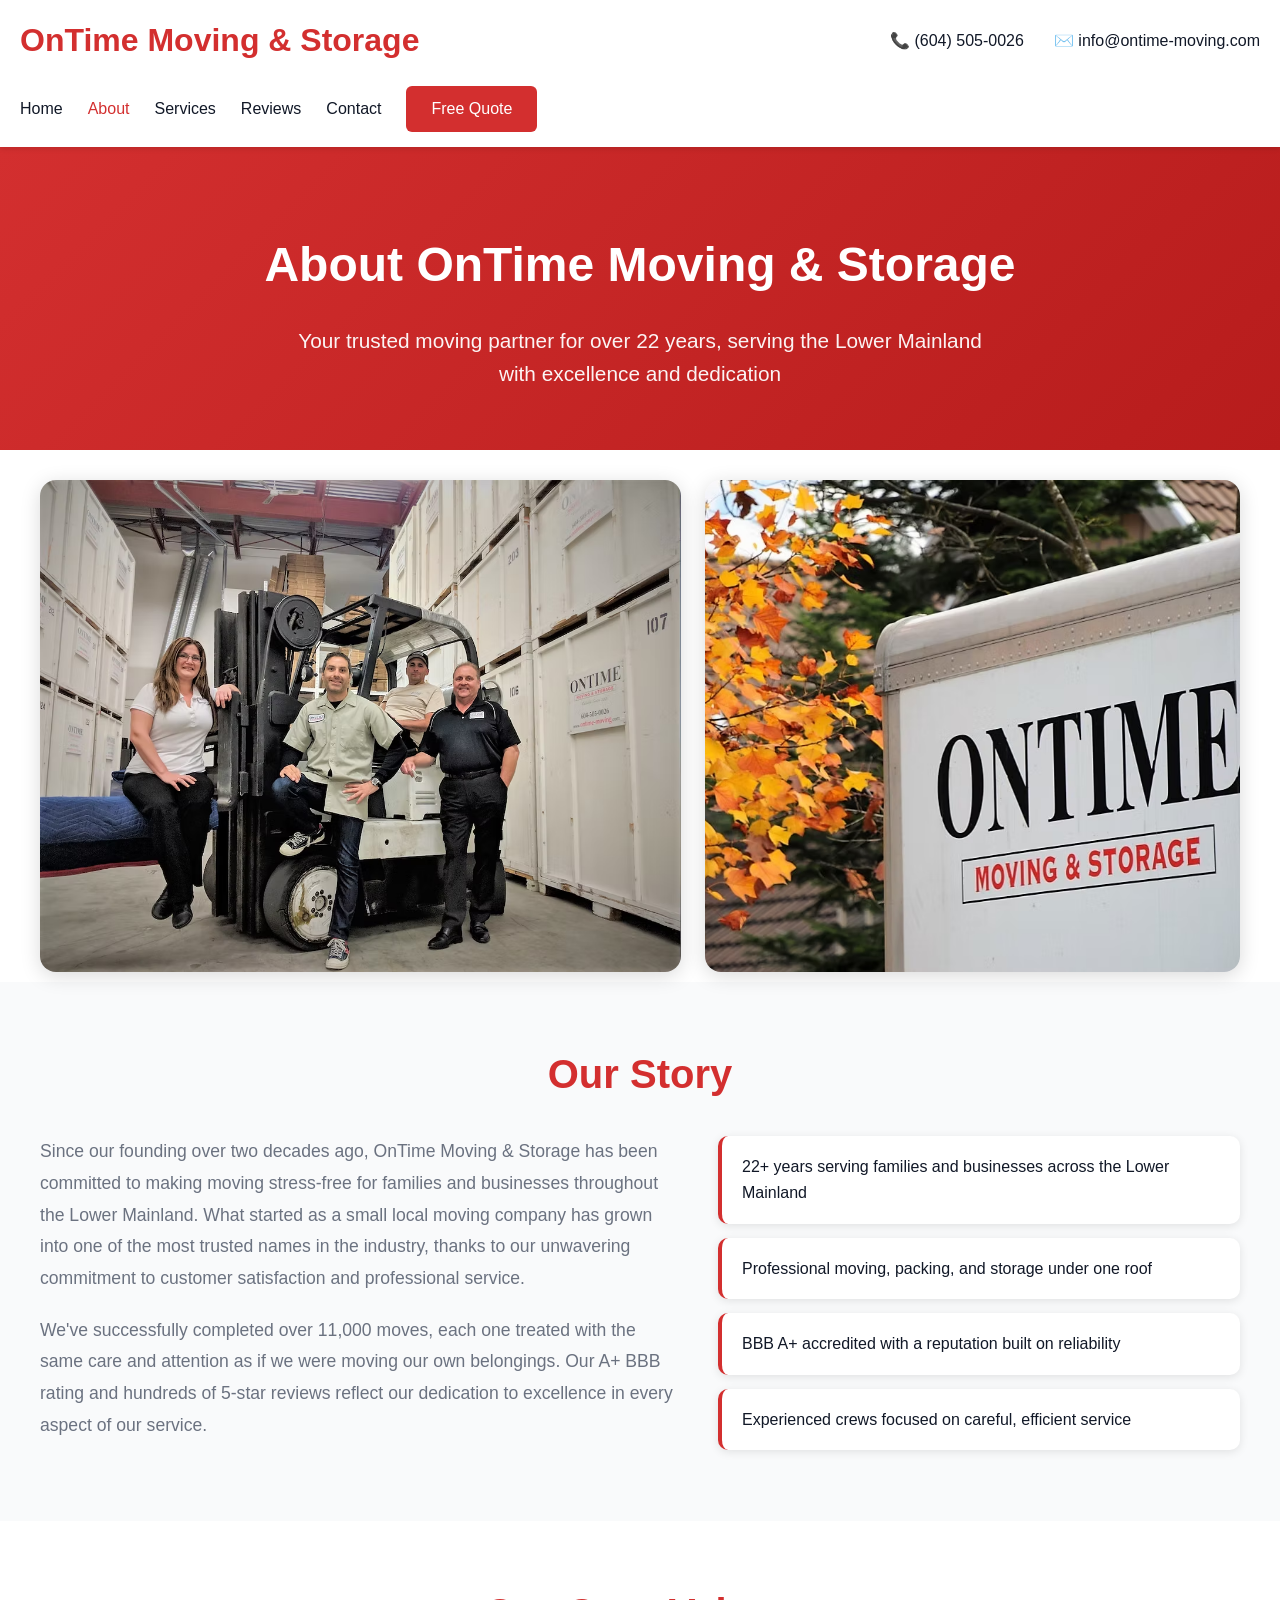
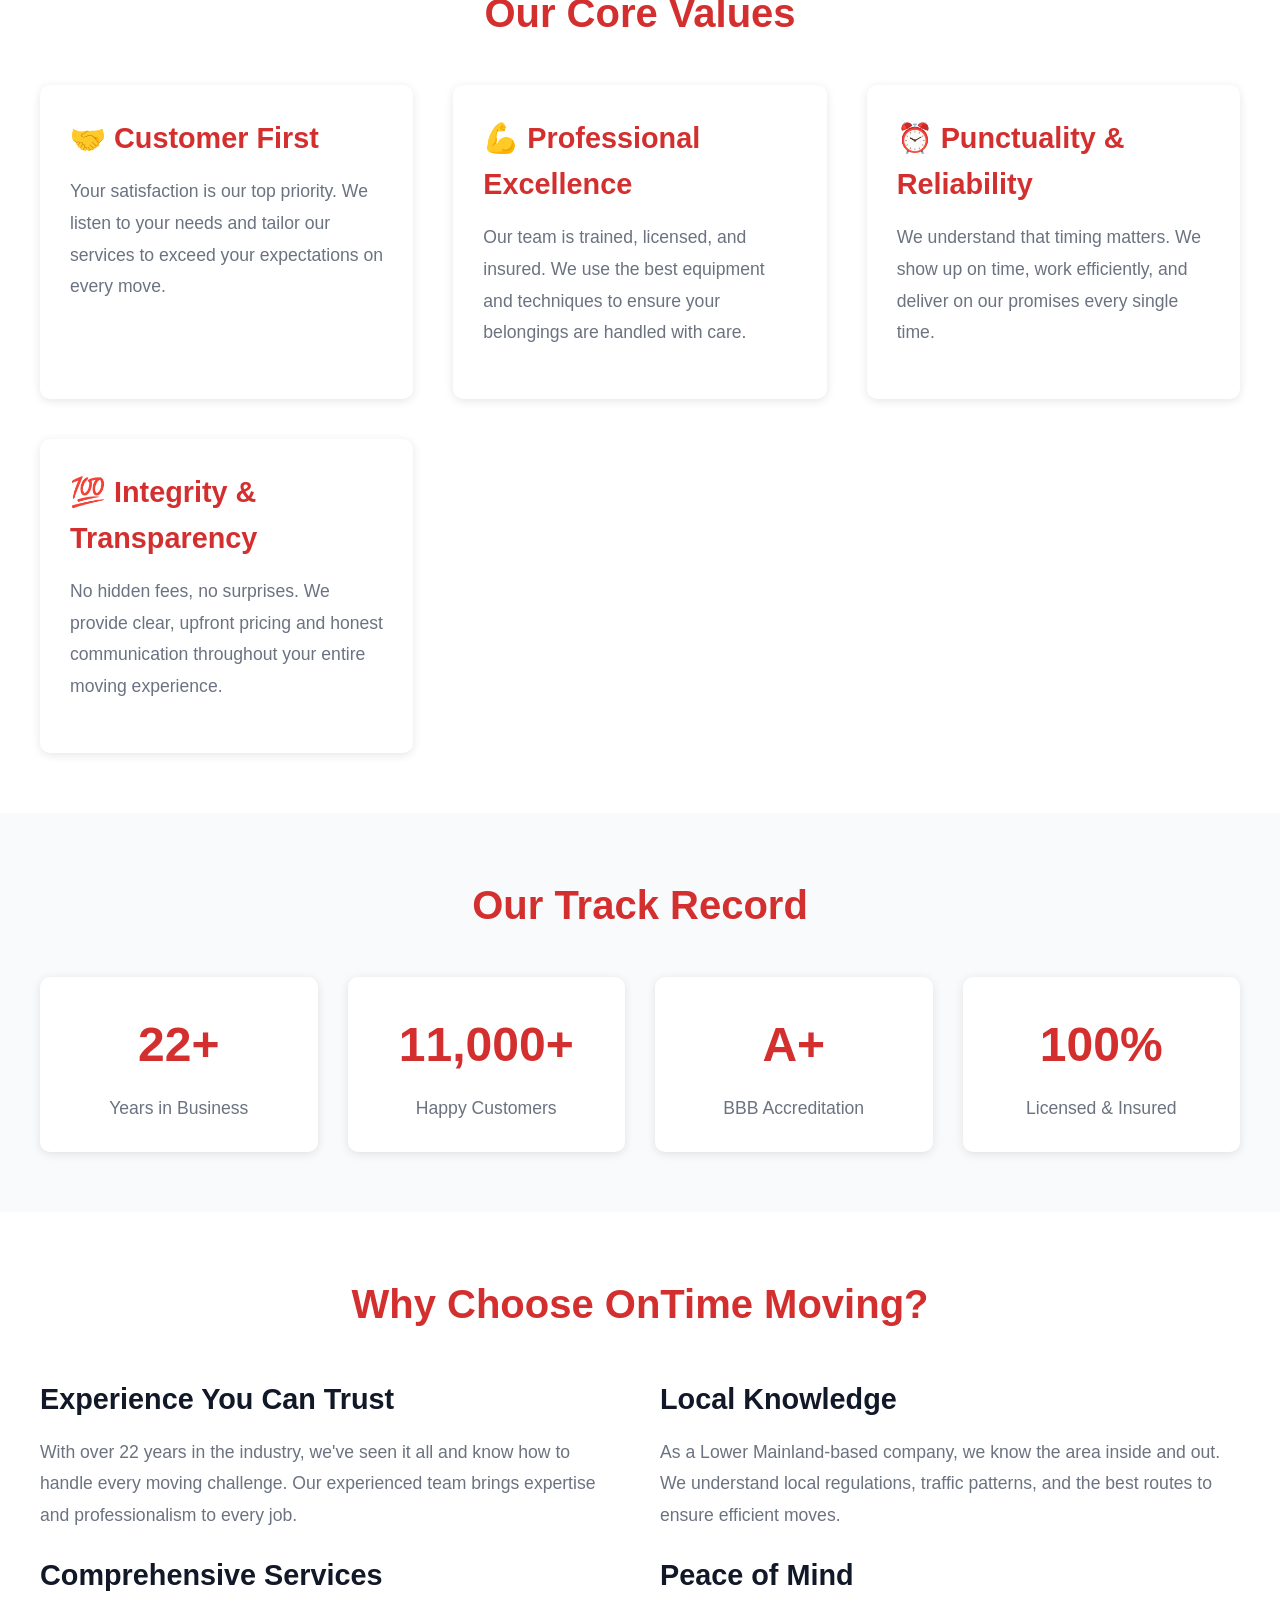
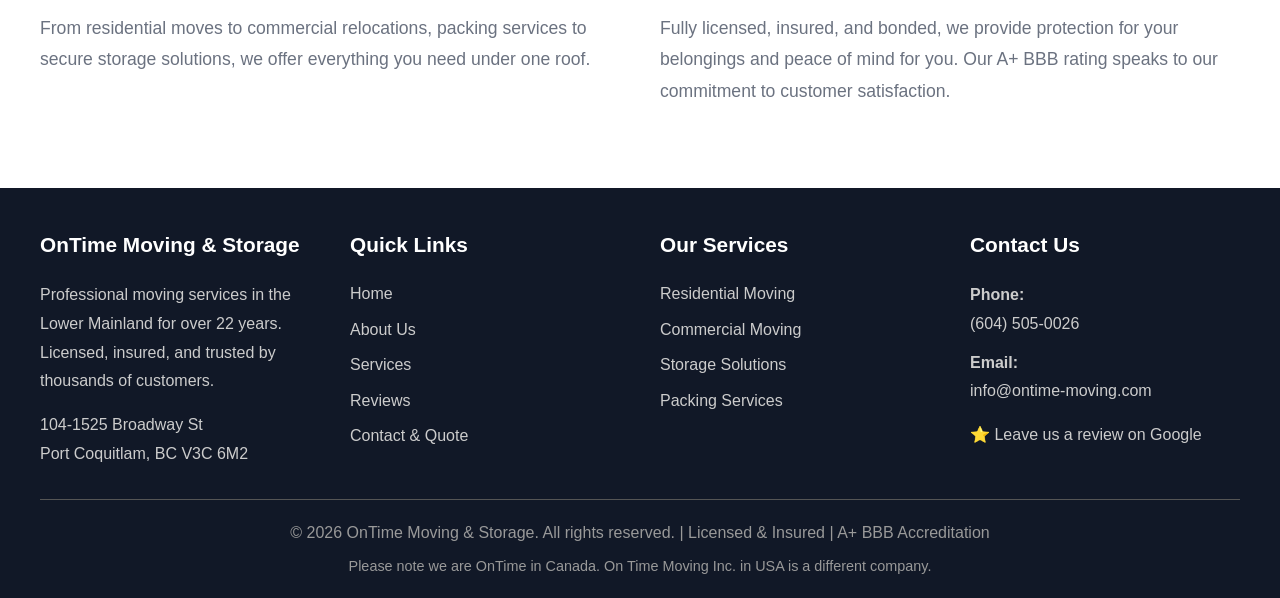
<file: about.html>
<!DOCTYPE html>
<html lang="en">
<head>
    <meta charset="UTF-8">
    <meta name="viewport" content="width=device-width, initial-scale=1.0">
    <title>About Us - OnTime Moving & Storage</title>
    <style>
        * {
            margin: 0;
            padding: 0;
            box-sizing: border-box;
        }

        :root {
            --primary: #d32f2f;
            --primary-dark: #b71c1c;
            --dark-gray: #111827;
            --light-gray: #f9fafb;
            --medium-gray: #6b7280;
            --white: #fff;
            --shadow: 0 2px 10px rgba(0,0,0,0.1);
            --shadow-hover: 0 4px 20px rgba(0,0,0,0.15);
        }

        body {
            font-family: -apple-system, BlinkMacSystemFont, 'Segoe UI', Roboto, 'Helvetica Neue', Arial, sans-serif;
            line-height: 1.6;
            color: var(--dark-gray);
            background: var(--white);
        }

        /* Navigation Header */
        .top-bar {
            background: var(--white);
            padding: 15px 0;
            box-shadow: 0 2px 5px rgba(0,0,0,0.1);
            position: sticky;
            top: 0;
            z-index: 1000;
        }

        .container {
            max-width: 1400px;
            margin: 0 auto;
            padding: 0 20px;
        }

        .top-bar-content {
            display: flex;
            justify-content: space-between;
            align-items: center;
            flex-wrap: wrap;
            gap: 20px;
        }

        .logo {
            font-size: 2rem;
            font-weight: 700;
            color: var(--primary);
            text-decoration: none;
        }

        .top-contact {
            display: flex;
            gap: 30px;
            align-items: center;
            flex-wrap: wrap;
        }

        .top-contact a {
            color: var(--dark-gray);
            text-decoration: none;
            font-weight: 500;
            transition: color 0.3s;
        }

        .top-contact a:hover {
            color: var(--primary);
        }

        .top-nav {
            display: flex;
            gap: 25px;
            align-items: center;
        }

        .top-nav a {
            color: var(--dark-gray);
            text-decoration: none;
            font-weight: 500;
            transition: color 0.3s;
        }

        .top-nav a:hover, .top-nav a.active {
            color: var(--primary);
        }

        .nav-cta {
            background: var(--primary);
            color: var(--white) !important;
            padding: 10px 25px;
            border-radius: 6px;
            font-weight: 600;
        }

        .nav-cta:hover {
            background: #b71c1c;
        }

        /* Hero Section */
        .hero {
            background: linear-gradient(135deg, #d32f2f 0%, #b71c1c 100%);
            color: var(--white);
            padding: 80px 20px 60px;
            text-align: center;
        }

        .hero h1 {
            font-size: 3rem;
            margin-bottom: 20px;
            font-weight: 700;
        }

        .hero p {
            font-size: 1.3rem;
            max-width: 700px;
            margin: 0 auto;
            opacity: 0.95;
        }

        .about-gallery {
            padding: 30px 20px 10px;
        }

        .gallery-grid {
            display: grid;
            grid-template-columns: 1.2fr 1fr;
            gap: 24px;
            align-items: stretch;
        }

        .gallery-card {
            background: var(--white);
            border-radius: 16px;
            overflow: hidden;
            box-shadow: var(--shadow-hover);
            min-height: 320px;
        }

        .gallery-card img {
            width: 100%;
            height: 100%;
            display: block;
            object-fit: cover;
        }

        .intro-panel {
            display: grid;
            grid-template-columns: 1.1fr 0.9fr;
            gap: 40px;
            align-items: start;
        }

        .intro-points {
            display: grid;
            gap: 14px;
        }

        .intro-point {
            background: var(--white);
            border-left: 4px solid var(--primary);
            border-radius: 10px;
            box-shadow: var(--shadow);
            padding: 18px 20px;
            color: var(--dark-gray);
            font-weight: 500;
        }

        /* Content Sections */
        .content-section {
            padding: 60px 20px;
        }

        .content-section:nth-child(even) {
            background: var(--light-gray);
        }

        .content-section h2 {
            font-size: 2.5rem;
            margin-bottom: 30px;
            color: var(--primary);
            text-align: center;
        }

        .content-section h3 {
            font-size: 1.8rem;
            margin-bottom: 15px;
            color: var(--dark-gray);
        }

        .content-section p {
            font-size: 1.1rem;
            line-height: 1.8;
            margin-bottom: 20px;
            color: var(--medium-gray);
        }

        .two-column {
            display: grid;
            grid-template-columns: repeat(auto-fit, minmax(300px, 1fr));
            gap: 40px;
            margin-top: 40px;
        }

        .value-card {
            background: var(--white);
            padding: 30px;
            border-radius: 10px;
            box-shadow: var(--shadow);
            transition: transform 0.3s, box-shadow 0.3s;
        }

        .value-card:hover {
            transform: translateY(-5px);
            box-shadow: var(--shadow-hover);
        }

        .value-card h3 {
            color: var(--primary);
            margin-bottom: 15px;
        }

        .stats-grid {
            display: grid;
            grid-template-columns: repeat(auto-fit, minmax(250px, 1fr));
            gap: 30px;
            margin-top: 40px;
        }

        .stat-box {
            background: var(--white);
            padding: 30px;
            border-radius: 10px;
            text-align: center;
            box-shadow: var(--shadow);
        }

        .stat-number {
            font-size: 3rem;
            font-weight: 700;
            color: var(--primary);
            display: block;
            margin-bottom: 10px;
        }

        .stat-label {
            font-size: 1.1rem;
            color: var(--medium-gray);
        }

        /* Footer */
        footer {
            background: var(--dark-gray);
            color: var(--white);
            padding: 40px 20px 20px;
        }

        .footer-content {
            display: grid;
            grid-template-columns: repeat(auto-fit, minmax(250px, 1fr));
            gap: 40px;
            margin-bottom: 30px;
        }

        .footer-section h3 {
            font-size: 1.3rem;
            margin-bottom: 20px;
            color: var(--white);
        }

        .footer-section p {
            color: #ccc;
            line-height: 1.8;
        }

        .footer-links {
            list-style: none;
        }

        .footer-links li {
            margin-bottom: 10px;
        }

        .footer-links a {
            color: #ccc;
            text-decoration: none;
            transition: color 0.3s;
        }

        .footer-links a:hover {
            color: var(--white);
        }

        .social-links {
            display: flex;
            gap: 15px;
            font-size: 1.5rem;
        }

        .social-links a {
            color: #ccc;
            transition: color 0.3s;
        }

        .social-links a:hover {
            color: var(--white);
        }

        .footer-bottom {
            text-align: center;
            padding-top: 20px;
            border-top: 1px solid #555;
            color: #999;
        }

        footer a {
            color: var(--white);
            text-decoration: none;
        }

        footer a:hover {
            color: var(--primary);
        }

        @media (max-width: 768px) {
            .hero h1 {
                font-size: 2rem;
            }

            .hero p {
                font-size: 1.1rem;
            }

            .content-section h2 {
                font-size: 2rem;
            }

            .top-contact,
            .top-nav {
                width: 100%;
                justify-content: center;
            }

            .gallery-grid,
            .intro-panel {
                grid-template-columns: 1fr;
            }

            .gallery-card {
                min-height: auto;
            }
        }
    </style>
</head>
<body>
    <!-- Navigation -->
    <header class="top-bar">
        <div class="container">
            <div class="top-bar-content">
                <a href="index.html" class="logo" style="text-decoration: none;">OnTime Moving & Storage</a>
                <div class="top-contact">
                    <a href="tel:+16045050026">📞 (604) 505-0026</a>
                    <a href="mailto:info@ontime-moving.com">✉️ info@ontime-moving.com</a>
                </div>
                <nav class="top-nav">
                    <a href="index.html">Home</a>
                    <a href="about.html" class="active">About</a>
                    <a href="services.html">Services</a>
                    <a href="reviews.html">Reviews</a>
                    <a href="contact.html">Contact</a>
                    <a href="contact.html#quoteForm" class="nav-cta">Free Quote</a>
                </nav>
            </div>
        </div>
    </header>

    <!-- Hero Section -->
    <section class="hero">
        <div class="container">
            <h1>About OnTime Moving & Storage</h1>
            <p>Your trusted moving partner for over 22 years, serving the Lower Mainland with excellence and dedication</p>
        </div>
    </section>

    <section class="about-gallery">
        <div class="container">
            <div class="gallery-grid">
                <figure class="gallery-card">
                    <img src="images/aboutpage/teamphoto.png" alt="OnTime Moving team photo inside the warehouse">
                </figure>
                <figure class="gallery-card">
                    <img src="images/aboutpage/movingontimeimage.png" alt="OnTime Moving team and truck on location">
                </figure>
            </div>
        </div>
    </section>

    <!-- Our Story -->
    <section class="content-section">
        <div class="container">
            <h2>Our Story</h2>
            <div class="intro-panel">
                <div>
                    <p>
                        Since our founding over two decades ago, OnTime Moving & Storage has been committed to making moving stress-free for families and businesses throughout the Lower Mainland. What started as a small local moving company has grown into one of the most trusted names in the industry, thanks to our unwavering commitment to customer satisfaction and professional service.
                    </p>
                    <p>
                        We've successfully completed over 11,000 moves, each one treated with the same care and attention as if we were moving our own belongings. Our A+ BBB rating and hundreds of 5-star reviews reflect our dedication to excellence in every aspect of our service.
                    </p>
                </div>
                <div class="intro-points">
                    <div class="intro-point">22+ years serving families and businesses across the Lower Mainland</div>
                    <div class="intro-point">Professional moving, packing, and storage under one roof</div>
                    <div class="intro-point">BBB A+ accredited with a reputation built on reliability</div>
                    <div class="intro-point">Experienced crews focused on careful, efficient service</div>
                </div>
            </div>
        </div>
    </section>

    <!-- Our Values -->
    <section class="content-section">
        <div class="container">
            <h2>Our Core Values</h2>
            <div class="two-column">
                <div class="value-card">
                    <h3>🤝 Customer First</h3>
                    <p>Your satisfaction is our top priority. We listen to your needs and tailor our services to exceed your expectations on every move.</p>
                </div>
                <div class="value-card">
                    <h3>💪 Professional Excellence</h3>
                    <p>Our team is trained, licensed, and insured. We use the best equipment and techniques to ensure your belongings are handled with care.</p>
                </div>
                <div class="value-card">
                    <h3>⏰ Punctuality & Reliability</h3>
                    <p>We understand that timing matters. We show up on time, work efficiently, and deliver on our promises every single time.</p>
                </div>
                <div class="value-card">
                    <h3>💯 Integrity & Transparency</h3>
                    <p>No hidden fees, no surprises. We provide clear, upfront pricing and honest communication throughout your entire moving experience.</p>
                </div>
            </div>
        </div>
    </section>

    <!-- Statistics -->
    <section class="content-section">
        <div class="container">
            <h2>Our Track Record</h2>
            <div class="stats-grid">
                <div class="stat-box">
                    <span class="stat-number">22+</span>
                    <span class="stat-label">Years in Business</span>
                </div>
                <div class="stat-box">
                    <span class="stat-number">11,000+</span>
                    <span class="stat-label">Happy Customers</span>
                </div>
                <div class="stat-box">
                    <span class="stat-number">A+</span>
                    <span class="stat-label">BBB Accreditation</span>
                </div>
                <div class="stat-box">
                    <span class="stat-number">100%</span>
                    <span class="stat-label">Licensed & Insured</span>
                </div>
            </div>
        </div>
    </section>

    <!-- Why Choose Us -->
    <section class="content-section">
        <div class="container">
            <h2>Why Choose OnTime Moving?</h2>
            <div class="two-column">
                <div>
                    <h3>Experience You Can Trust</h3>
                    <p>With over 22 years in the industry, we've seen it all and know how to handle every moving challenge. Our experienced team brings expertise and professionalism to every job.</p>
                    
                    <h3>Comprehensive Services</h3>
                    <p>From residential moves to commercial relocations, packing services to secure storage solutions, we offer everything you need under one roof.</p>
                </div>
                <div>
                    <h3>Local Knowledge</h3>
                    <p>As a Lower Mainland-based company, we know the area inside and out. We understand local regulations, traffic patterns, and the best routes to ensure efficient moves.</p>
                    
                    <h3>Peace of Mind</h3>
                    <p>Fully licensed, insured, and bonded, we provide protection for your belongings and peace of mind for you. Our A+ BBB rating speaks to our commitment to customer satisfaction.</p>
                </div>
            </div>
        </div>
    </section>

    <!-- Footer -->
    <footer>
        <div class="container">
            <div class="footer-content">
                <div class="footer-section">
                    <h3>OnTime Moving & Storage</h3>
                    <p>Professional moving services in the Lower Mainland for over 22 years. Licensed, insured, and trusted by thousands of customers.</p>
                    <p style="margin-top: 15px;">104-1525 Broadway St<br>Port Coquitlam, BC V3C 6M2</p>
                </div>

                <div class="footer-section">
                    <h3>Quick Links</h3>
                    <ul class="footer-links">
                        <li><a href="index.html">Home</a></li>
                        <li><a href="about.html">About Us</a></li>
                        <li><a href="services.html">Services</a></li>
                        <li><a href="reviews.html">Reviews</a></li>
                        <li><a href="contact.html">Contact & Quote</a></li>
                    </ul>
                </div>

                <div class="footer-section">
                    <h3>Our Services</h3>
                    <ul class="footer-links">
                        <li><a href="services.html">Residential Moving</a></li>
                        <li><a href="services.html">Commercial Moving</a></li>
                        <li><a href="services.html">Storage Solutions</a></li>
                        <li><a href="services.html">Packing Services</a></li>
                    </ul>
                </div>

                <div class="footer-section">
                    <h3>Contact Us</h3>
                    <p><strong>Phone:</strong><br><a href="tel:6045050026" style="color: #ccc;">(604) 505-0026</a></p>
                    <p style="margin-top: 10px;"><strong>Email:</strong><br><a href="mailto:info@ontime-moving.com" style="color: #ccc;">info@ontime-moving.com</a></p>
                    <p style="margin-top: 15px;">
                        <a href="https://www.google.com/search?q=ontime+moving#lrd=0x5485d60c7bda081d:0x31940ea9dfb00809,1" target="_blank" style="color: #ccc;">⭐ Leave us a review on Google</a>
                    </p>
                </div>
            </div>

            <div class="footer-bottom">
                <p>&copy; 2026 OnTime Moving & Storage. All rights reserved. | Licensed & Insured | A+ BBB Accreditation</p>
                <p style="margin-top: 10px; font-size: 0.9rem;">Please note we are OnTime in Canada. On Time Moving Inc. in USA is a different company.</p>
            </div>
        </div>
    </footer>
</body>
</html>
</file>
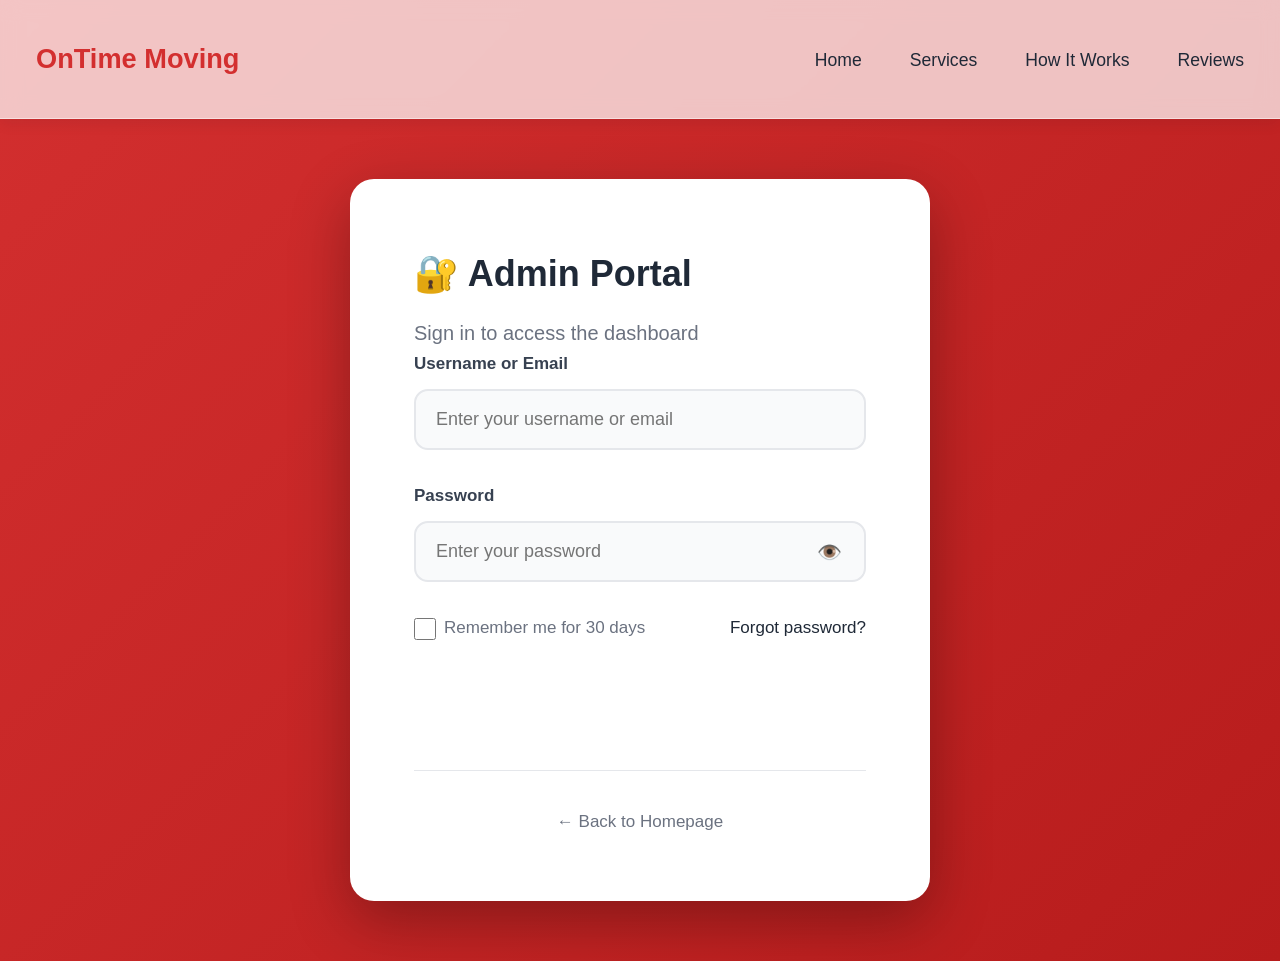
<file: admin.html>
<!DOCTYPE html>
<html lang="en">
<head>
    <meta charset="UTF-8">
    <meta name="viewport" content="width=device-width, initial-scale=1.0">
    <title>Booking Admin - OnTime Moving</title>
    <style>
        * {
            margin: 0;
            padding: 0;
            box-sizing: border-box;
        }

        :root {
            --primary: #d32f2f;
            --primary-dark: #b71c1c;
            --primary-light: #ffebee;
            --dark-gray: #111827;
            --light-gray: #f9fafb;
            --medium-gray: #6b7280;
            --white: #fff;
            --success: #4caf50;
            --warning: #f59e0b;
            --info: #3b82f6;
            --danger: #ef4444;
        }

        body {
            font-family: -apple-system, BlinkMacSystemFont, 'Segoe UI', Roboto, 'Helvetica Neue', Arial, sans-serif;
            background: var(--light-gray);
            color: var(--dark-gray);
            line-height: 1.6;
        }

        .header {
            background: var(--white);
            box-shadow: 0 2px 8px rgba(0,0,0,0.08);
            padding: 20px 0;
            position: sticky;
            top: 0;
            z-index: 1000;
            border-bottom: 3px solid var(--primary);
        }

        .header-content {
            max-width: 1600px;
            margin: 0 auto;
            padding: 0 20px;
            display: flex;
            justify-content: space-between;
            align-items: center;
        }

        .logo {
            font-size: 1.5rem;
            font-weight: 700;
            color: var(--primary);
        }

        .header-actions {
            display: flex;
            gap: 15px;
            align-items: center;
        }

        .btn {
            padding: 10px 20px;
            border: none;
            border-radius: 6px;
            cursor: pointer;
            font-weight: 500;
            transition: all 0.3s;
            text-decoration: none;
            display: inline-block;
        }

        .btn-primary {
            background: var(--primary);
            color: var(--white);
        }

        .btn-primary:hover {
            background: var(--primary-dark);
            transform: translateY(-1px);
            box-shadow: 0 4px 12px rgba(16, 185, 129, 0.3);
        }

        .btn-secondary {
            background: var(--medium-gray);
            color: var(--white);
        }

        .btn-secondary:hover {
            background: var(--dark-gray);
        }

        .btn-sm {
            padding: 5px 12px;
            font-size: 0.9rem;
        }

        .btn-success {
            background: var(--success);
            color: var(--white);
        }

        .btn-warning {
            background: var(--warning);
            color: var(--white);
        }

        .btn-danger {
            background: var(--danger);
            color: var(--white);
        }

        .container {
            max-width: 1600px;
            margin: 0 auto;
            padding: 30px 20px;
        }

        .dashboard-header {
            background: linear-gradient(135deg, var(--primary) 0%, var(--primary-dark) 100%);
            color: white;
            padding: 60px;
            border-radius: 20px;
            box-shadow: 0 4px 20px rgba(16, 185, 129, 0.2);
            margin-bottom: 40px;
        }

        .dashboard-title {
            font-size: 3rem;
            margin-bottom: 15px;
            color: white;
        }

        .stats-grid {
            display: grid;
            grid-template-columns: repeat(auto-fit, minmax(250px, 1fr));
            gap: 30px;
            margin: 40px 0;
        }

        .stat-card {
            background: var(--white);
            padding: 35px;
            border-radius: 20px;
            box-shadow: 0 2px 8px rgba(0,0,0,0.08);
            text-align: center;
            transition: all 0.3s ease;
            border: 1px solid #e5e7eb;
        }

        .stat-card:hover {
            transform: translateY(-4px);
            box-shadow: 0 8px 20px rgba(0,0,0,0.12);
        }

        .stat-number {
            font-size: 3.5rem;
            font-weight: 700;
            color: var(--primary);
            margin-bottom: 8px;
        }

        .stat-label {
            color: var(--medium-gray);
            font-size: 1.1rem;
        }

        .filters {
            background: var(--white);
            padding: 30px;
            border-radius: 16px;
            box-shadow: 0 2px 5px rgba(0,0,0,0.1);
            margin-bottom: 30px;
        }

        .filter-row {
            display: grid;
            grid-template-columns: repeat(auto-fit, minmax(200px, 1fr));
            gap: 15px;
            align-items: end;
        }

        .filter-group {
            display: flex;
            flex-direction: column;
        }

        .filter-group label {
            margin-bottom: 8px;
            font-weight: 500;
            font-size: 1.1rem;
            color: var(--medium-gray);
        }

        .filter-group input,
        .filter-group select {
            padding: 14px;
            border: 1px solid #ddd;
            border-radius: 12px;
            font-size: 1.1rem;
        }

        .bookings-table {
            background: var(--white);
            border-radius: 16px;
            box-shadow: 0 2px 5px rgba(0,0,0,0.1);
            overflow: hidden;
        }

        .table-header {
            padding: 30px;
            border-bottom: 1px solid #eee;
            display: flex;
            justify-content: space-between;
            align-items: center;
        }

        .table-title {
            font-size: 1.8rem;
            font-weight: 600;
        }

        table {
            width: 100%;
            border-collapse: collapse;
        }

        th, td {
            padding: 20px;
            text-align: left;
            border-bottom: 1px solid #eee;
            font-size: 1.05rem;
        }

        th {
            background: var(--light-gray);
            font-weight: 600;
            color: var(--dark-gray);
        }

        tr:hover {
            background: #fafafa;
        }

        .status-badge {
            display: inline-block;
            padding: 8px 16px;
            border-radius: 20px;
            font-size: 1rem;
            font-weight: 500;
        }

        .status-pending {
            background: #fff3cd;
            color: #856404;
        }

        .status-confirmed {
            background: #d1ecf1;
            color: #0c5460;
        }

        .status-completed {
            background: #d4edda;
            color: #155724;
        }

        .status-cancelled {
            background: #f8d7da;
            color: #721c24;
        }

        .action-buttons {
            display: flex;
            gap: 5px;
        }

        .loading {
            text-align: center;
            padding: 50px;
            color: var(--medium-gray);
        }

        .no-data {
            text-align: center;
            padding: 50px;
            color: var(--medium-gray);
        }

        .modal {
            display: none;
            position: fixed;
            top: 0;
            left: 0;
            width: 100%;
            height: 100%;
            background: rgba(0,0,0,0.5);
            z-index: 2000;
            justify-content: center;
            align-items: center;
        }

        .modal.active {
            display: flex;
        }

        .modal-content {
            background: var(--white);
            padding: 30px;
            border-radius: 8px;
            max-width: 600px;
            width: 90%;
            max-height: 80vh;
            overflow-y: auto;
        }

        .modal-header {
            display: flex;
            justify-content: space-between;
            align-items: center;
            margin-bottom: 20px;
        }

        .modal-title {
            font-size: 1.5rem;
            font-weight: 600;
        }

        .close-modal {
            font-size: 2rem;
            cursor: pointer;
            color: var(--medium-gray);
        }

        .detail-row {
            padding: 10px 0;
            border-bottom: 1px solid #eee;
        }

        .detail-label {
            font-weight: 600;
            color: var(--medium-gray);
            margin-bottom: 5px;
        }

        .detail-value {
            color: var(--dark-gray);
        }

        @media (max-width: 768px) {
            .table-responsive {
                overflow-x: auto;
            }

            table {
                min-width: 1000px;
            }

            .filter-row {
                grid-template-columns: 1fr;
            }
        }
    </style>
</head>
<body>
    <!-- Header -->
    <div class="header">
        <div class="header-content">
            <div class="logo">� OnTime Moving - Admin Dashboard</div>
            <div class="header-actions">
                <span id="userDisplay" style="margin-right: 15px; color: var(--medium-gray);"></span>
                <button class="btn btn-secondary btn-sm" onclick="refreshData()">🔄 Refresh</button>
                <button class="btn btn-danger btn-sm" onclick="handleLogout()">🚪 Logout</button>
                <a href="index.html" class="btn btn-secondary btn-sm">🏠 Website</a>
            </div>
        </div>
    </div>

    <!-- Main Container -->
    <div class="container">
        <!-- Dashboard Header -->
        <div class="dashboard-header">
            <h1 class="dashboard-title">Booking Management Dashboard</h1>
            <p style="color: rgba(255,255,255,0.9); font-size: 1.1rem;">Manage and track all moving service bookings</p>
        </div>

        <!-- Stats -->
        <div class="stats-grid">
            <div class="stat-card">
                <div class="stat-number" id="statTotal">-</div>
                <div class="stat-label">Total Bookings</div>
            </div>
            <div class="stat-card">
                <div class="stat-number" id="statPending">-</div>
                <div class="stat-label">Pending</div>
            </div>
            <div class="stat-card">
                <div class="stat-number" id="statConfirmed">-</div>
                <div class="stat-label">Confirmed</div>
            </div>
            <div class="stat-card">
                <div class="stat-number" id="statCompleted">-</div>
                <div class="stat-label">Completed</div>
            </div>
        </div>

        <!-- Filters -->
        <div class="filters">
            <div class="filter-row">
                <div class="filter-group">
                    <label for="searchInput">Search</label>
                    <input type="text" id="searchInput" placeholder="Search name, phone, email...">
                </div>
                <div class="filter-group">
                    <label for="statusFilter">Status</label>
                    <select id="statusFilter">
                        <option value="">All Statuses</option>
                        <option value="pending">Pending</option>
                        <option value="confirmed">Confirmed</option>
                        <option value="completed">Completed</option>
                        <option value="cancelled">Cancelled</option>
                    </select>
                </div>
                <div class="filter-group">
                    <label for="dateFilter">Move Date</label>
                    <input type="date" id="dateFilter">
                </div>
                <div class="filter-group">
                    <label>&nbsp;</label>
                    <button class="btn btn-primary" onclick="applyFilters()">Apply Filters</button>
                </div>
                <div class="filter-group">
                    <label>&nbsp;</label>
                    <button class="btn btn-secondary" onclick="clearFilters()">Clear</button>
                </div>
            </div>
        </div>

        <!-- Bookings Table -->
        <div class="bookings-table">
            <div class="table-header">
                <div class="table-title">All Bookings</div>
                <button class="btn btn-primary btn-sm" onclick="refreshData()">⟳ Reload</button>
            </div>
            <div class="table-responsive">
                <div id="loadingIndicator" class="loading">Loading bookings...</div>
                <div id="noDataIndicator" class="no-data" style="display: none;">No bookings found</div>
                <table id="bookingsTable" style="display: none;">
                    <thead>
                        <tr>
                            <th>ID</th>
                            <th>Customer</th>
                            <th>Phone</th>
                            <th>From → To</th>
                            <th>Move Date</th>
                            <th>Size</th>
                            <th>Status</th>
                            <th>Created</th>
                            <th>Actions</th>
                        </tr>
                    </thead>
                    <tbody id="bookingsTableBody">
                    </tbody>
                </table>
            </div>
        </div>
    </div>

    <!-- Detail Modal -->
    <div id="detailModal" class="modal">
        <div class="modal-content">
            <div class="modal-header">
                <h2 class="modal-title">Booking Details</h2>
                <span class="close-modal" onclick="closeModal()">&times;</span>
            </div>
            <div id="modalBody">
                <!-- Details will be loaded here -->
            </div>
        </div>
    </div>

    <script>
        const API_BASE_URL = 'http://localhost:5000/api';
        let allBookings = [];
        let currentUser = null;

        // ==================== AUTHENTICATION ====================
        
        function getAuthToken() {
            return localStorage.getItem('sessionToken') || sessionStorage.getItem('sessionToken');
        }

        function setAuthHeader() {
            const token = getAuthToken();
            return {
                'Authorization': `Bearer ${token}`,
                'Content-Type': 'application/json'
            };
        }

        async function checkAuthentication() {
            const token = getAuthToken();
            
            if (!token) {
                redirectToLogin();
                return false;
            }

            try {
                const response = await fetch(`${API_BASE_URL}/auth/verify`, {
                    headers: {
                        'Authorization': `Bearer ${token}`
                    }
                });

                const result = await response.json();

                if (result.success) {
                    currentUser = result.user;
                    displayUserInfo(currentUser);
                    return true;
                } else {
                    redirectToLogin();
                    return false;
                }
            } catch (error) {
                console.error('Auth check failed:', error);
                redirectToLogin();
                return false;
            }
        }

        function displayUserInfo(user) {
            const userDisplay = document.getElementById('userDisplay');
            if (userDisplay) {
                userDisplay.textContent = `👤 ${user.full_name || user.username}`;
            }
        }

        function redirectToLogin() {
            localStorage.removeItem('sessionToken');
            sessionStorage.removeItem('sessionToken');
            localStorage.removeItem('userInfo');
            window.location.href = 'login.html';
        }

        async function handleLogout() {
            if (!confirm('Are you sure you want to logout?')) {
                return;
            }

            const token = getAuthToken();
            
            try {
                await fetch(`${API_BASE_URL}/auth/logout`, {
                    method: 'POST',
                    headers: {
                        'Authorization': `Bearer ${token}`
                    }
                });
            } catch (error) {
                console.error('Logout error:', error);
            }

            redirectToLogin();
        }

        // Load bookings on page load
        document.addEventListener('DOMContentLoaded', async function() {
            // Check authentication first
            const isAuthenticated = await checkAuthentication();
            if (isAuthenticated) {
                loadBookings();
            }
        });

        async function loadBookings() {
            try {
                showLoading();
                const response = await fetch(`${API_BASE_URL}/bookings`);
                const result = await response.json();
                
                if (result.success) {
                    allBookings = result.bookings;
                    displayBookings(allBookings);
                    updateStats(allBookings);
                } else {
                    showError('Failed to load bookings: ' + result.error);
                }
            } catch (error) {
                console.error('Error loading bookings:', error);
                showError('Failed to connect to the booking system. Make sure the API server is running.');
            }
        }

        function displayBookings(bookings) {
            const tbody = document.getElementById('bookingsTableBody');
            const table = document.getElementById('bookingsTable');
            const noData = document.getElementById('noDataIndicator');
            const loading = document.getElementById('loadingIndicator');
            
            loading.style.display = 'none';
            
            if (bookings.length === 0) {
                table.style.display = 'none';
                noData.style.display = 'block';
                return;
            }
            
            table.style.display = 'table';
            noData.style.display = 'none';
            
            tbody.innerHTML = bookings.map(booking => `
                <tr>
                    <td>${booking.id}</td>
                    <td>
                        <strong>${booking.customer_name}</strong><br>
                        <small>${booking.email}</small>
                    </td>
                    <td>${booking.phone}</td>
                    <td>
                        <small>
                            <strong>From:</strong> ${booking.moving_from}<br>
                            <strong>To:</strong> ${booking.moving_to}
                        </small>
                    </td>
                    <td>${booking.move_date}${booking.preferred_time ? '<br><small>' + booking.preferred_time + '</small>' : ''}</td>
                    <td>${booking.move_size || 'N/A'}</td>
                    <td><span class="status-badge status-${booking.status}">${booking.status}</span></td>
                    <td><small>${formatDate(booking.created_at)}</small></td>
                    <td>
                        <div class="action-buttons">
                            <button class="btn btn-sm btn-primary" onclick="viewBooking(${booking.id})">View</button>
                            <button class="btn btn-sm btn-success" onclick="updateStatus(${booking.id}, 'confirmed')">✓</button>
                            <button class="btn btn-sm btn-danger" onclick="deleteBooking(${booking.id})">✕</button>
                        </div>
                    </td>
                </tr>
            `).join('');
        }

        function updateStats(bookings) {
            const total = bookings.length;
            const pending = bookings.filter(b => b.status === 'pending').length;
            const confirmed = bookings.filter(b => b.status === 'confirmed').length;
            const completed = bookings.filter(b => b.status === 'completed').length;
            
            document.getElementById('statTotal').textContent = total;
            document.getElementById('statPending').textContent = pending;
            document.getElementById('statConfirmed').textContent = confirmed;
            document.getElementById('statCompleted').textContent = completed;
        }

        async function applyFilters() {
            const search = document.getElementById('searchInput').value.trim();
            const status = document.getElementById('statusFilter').value;
            const date = document.getElementById('dateFilter').value;
            
            let url = `${API_BASE_URL}/bookings`;
            const params = new URLSearchParams();
            
            if (search) params.append('search', search);
            if (status) params.append('status', status);
            if (date) params.append('date', date);
            
            if (params.toString()) {
                url += '?' + params.toString();
            }
            
            try {
                showLoading();
                const response = await fetch(url);
                const result = await response.json();
                
                if (result.success) {
                    displayBookings(result.bookings);
                } else {
                    showError('Filter failed: ' + result.error);
                }
            } catch (error) {
                console.error('Error applying filters:', error);
                showError('Failed to apply filters');
            }
        }

        function clearFilters() {
            document.getElementById('searchInput').value = '';
            document.getElementById('statusFilter').value = '';
            document.getElementById('dateFilter').value = '';
            displayBookings(allBookings);
        }

        async function viewBooking(id) {
            try {
                const response = await fetch(`${API_BASE_URL}/booking/${id}`);
                const result = await response.json();
                
                if (result.success) {
                    showBookingDetails(result.booking);
                } else {
                    alert('Failed to load booking details');
                }
            } catch (error) {
                console.error('Error loading booking:', error);
                alert('Failed to load booking details');
            }
        }

        function showBookingDetails(booking) {
            const modal = document.getElementById('detailModal');
            const modalBody = document.getElementById('modalBody');
            
            modalBody.innerHTML = `
                <div class="detail-row">
                    <div class="detail-label">Booking ID</div>
                    <div class="detail-value">#${booking.id}</div>
                </div>
                <div class="detail-row">
                    <div class="detail-label">Customer Name</div>
                    <div class="detail-value">${booking.customer_name}</div>
                </div>
                <div class="detail-row">
                    <div class="detail-label">Phone</div>
                    <div class="detail-value"><a href="tel:${booking.phone}">${booking.phone}</a></div>
                </div>
                <div class="detail-row">
                    <div class="detail-label">Email</div>
                    <div class="detail-value"><a href="mailto:${booking.email}">${booking.email}</a></div>
                </div>
                <div class="detail-row">
                    <div class="detail-label">Moving From</div>
                    <div class="detail-value">${booking.moving_from}</div>
                </div>
                <div class="detail-row">
                    <div class="detail-label">Moving To</div>
                    <div class="detail-value">${booking.moving_to}</div>
                </div>
                <div class="detail-row">
                    <div class="detail-label">Move Date</div>
                    <div class="detail-value">${booking.move_date}</div>
                </div>
                <div class="detail-row">
                    <div class="detail-label">Move Size</div>
                    <div class="detail-value">${booking.move_size || 'Not specified'}</div>
                </div>
                <div class="detail-row">
                    <div class="detail-label">Preferred Time</div>
                    <div class="detail-value">${booking.preferred_time || 'Not specified'}</div>
                </div>
                <div class="detail-row">
                    <div class="detail-label">Special Instructions</div>
                    <div class="detail-value">${booking.special_instructions || 'None'}</div>
                </div>
                <div class="detail-row">
                    <div class="detail-label">Notes</div>
                    <div class="detail-value">${booking.notes || 'None'}</div>
                </div>
                <div class="detail-row">
                    <div class="detail-label">Status</div>
                    <div class="detail-value">
                        <span class="status-badge status-${booking.status}">${booking.status}</span>
                    </div>
                </div>
                <div class="detail-row">
                    <div class="detail-label">Created</div>
                    <div class="detail-value">${formatDate(booking.created_at)}</div>
                </div>
                <div style="margin-top: 20px; display: flex; gap: 10px;">
                    <button class="btn btn-success" onclick="updateStatus(${booking.id}, 'confirmed'); closeModal();">Confirm</button>
                    <button class="btn btn-warning" onclick="updateStatus(${booking.id}, 'completed'); closeModal();">Complete</button>
                    <button class="btn btn-danger" onclick="updateStatus(${booking.id}, 'cancelled'); closeModal();">Cancel</button>
                    <button class="btn btn-secondary" onclick="closeModal()">Close</button>
                </div>
            `;
            
            modal.classList.add('active');
        }

        function closeModal() {
            document.getElementById('detailModal').classList.remove('active');
        }

        async function updateStatus(id, status) {
            if (!confirm(`Change booking #${id} status to "${status}"?`)) {
                return;
            }
            
            try {
                const response = await fetch(`${API_BASE_URL}/booking/${id}/status`, {
                    method: 'PATCH',
                    headers: {
                        'Content-Type': 'application/json',
                    },
                    body: JSON.stringify({ status })
                });
                
                const result = await response.json();
                
                if (result.success) {
                    alert('Status updated successfully');
                    loadBookings();
                } else {
                    alert('Failed to update status: ' + result.error);
                }
            } catch (error) {
                console.error('Error updating status:', error);
                alert('Failed to update status');
            }
        }

        async function deleteBooking(id) {
            if (!confirm(`Are you sure you want to delete booking #${id}? This cannot be undone.`)) {
                return;
            }
            
            try {
                const response = await fetch(`${API_BASE_URL}/booking/${id}`, {
                    method: 'DELETE'
                });
                
                const result = await response.json();
                
                if (result.success) {
                    alert('Booking deleted successfully');
                    loadBookings();
                } else {
                    alert('Failed to delete booking: ' + result.error);
                }
            } catch (error) {
                console.error('Error deleting booking:', error);
                alert('Failed to delete booking');
            }
        }

        function refreshData() {
            loadBookings();
        }

        function showLoading() {
            document.getElementById('loadingIndicator').style.display = 'block';
            document.getElementById('bookingsTable').style.display = 'none';
            document.getElementById('noDataIndicator').style.display = 'none';
        }

        function showError(message) {
            const loading = document.getElementById('loadingIndicator');
            loading.textContent = message;
            loading.style.color = 'var(--danger)';
        }

        function formatDate(dateString) {
            if (!dateString) return 'N/A';
            const date = new Date(dateString);
            return date.toLocaleString();
        }

        // Close modal when clicking outside
        document.getElementById('detailModal').addEventListener('click', function(e) {
            if (e.target === this) {
                closeModal();
            }
        });
    </script>
</body>
</html>
</file>
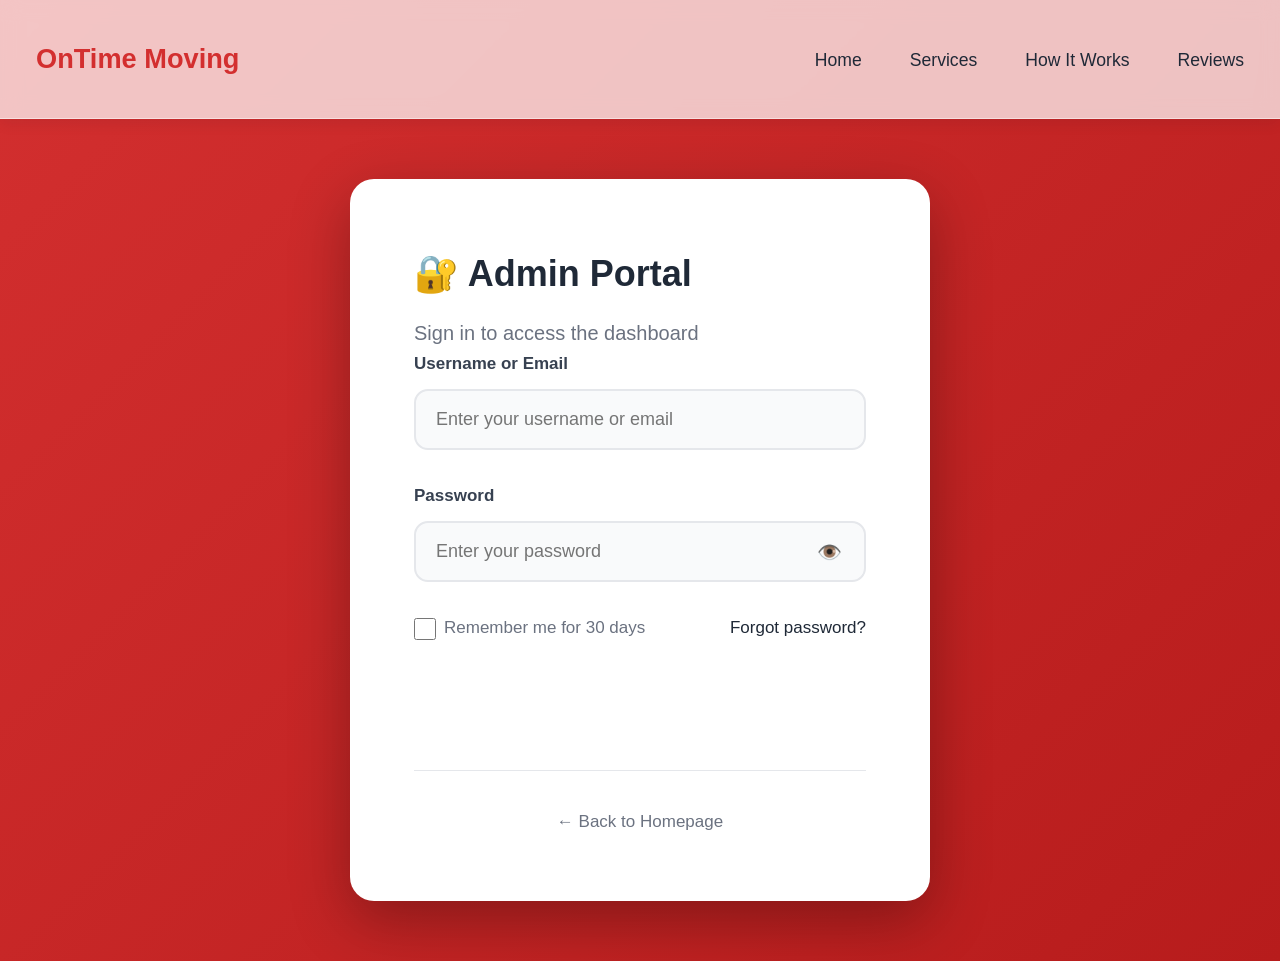
<file: admin_old.html>
<!DOCTYPE html>
<html lang="en">
<head>
    <meta charset="UTF-8">
    <meta name="viewport" content="width=device-width, initial-scale=1.0">
    <title>Booking Admin - OnTime Moving</title>
    <style>
        * {
            margin: 0;
            padding: 0;
            box-sizing: border-box;
        }

        :root {
            --primary-red: #d32f2f;
            --dark-gray: #333;
            --light-gray: #f5f5f5;
            --medium-gray: #666;
            --white: #fff;
            --success: #4caf50;
            --warning: #ff9800;
            --info: #2196f3;
            --danger: #f44336;
        }

        body {
            font-family: -apple-system, BlinkMacSystemFont, 'Segoe UI', Roboto, 'Helvetica Neue', Arial, sans-serif;
            background: var(--light-gray);
            color: var(--dark-gray);
            line-height: 1.6;
        }

        .header {
            background: var(--white);
            box-shadow: 0 2px 5px rgba(0,0,0,0.1);
            padding: 20px 0;
            position: sticky;
            top: 0;
            z-index: 1000;
        }

        .header-content {
            max-width: 1600px;
            margin: 0 auto;
            padding: 0 20px;
            display: flex;
            justify-content: space-between;
            align-items: center;
        }

        .logo {
            font-size: 1.5rem;
            font-weight: 700;
            color: var(--primary-red);
        }

        .header-actions {
            display: flex;
            gap: 15px;
            align-items: center;
        }

        .btn {
            padding: 10px 20px;
            border: none;
            border-radius: 6px;
            cursor: pointer;
            font-weight: 500;
            transition: all 0.3s;
            text-decoration: none;
            display: inline-block;
        }

        .btn-primary {
            background: var(--primary-red);
            color: var(--white);
        }

        .btn-primary:hover {
            background: #b71c1c;
        }

        .btn-secondary {
            background: var(--medium-gray);
            color: var(--white);
        }

        .btn-secondary:hover {
            background: var(--dark-gray);
        }

        .btn-sm {
            padding: 5px 12px;
            font-size: 0.9rem;
        }

        .btn-success {
            background: var(--success);
            color: var(--white);
        }

        .btn-warning {
            background: var(--warning);
            color: var(--white);
        }

        .btn-danger {
            background: var(--danger);
            color: var(--white);
        }

        .container {
            max-width: 1600px;
            margin: 0 auto;
            padding: 30px 20px;
        }

        .dashboard-header {
            background: var(--white);
            padding: 30px;
            border-radius: 8px;
            box-shadow: 0 2px 5px rgba(0,0,0,0.1);
            margin-bottom: 30px;
        }

        .dashboard-title {
            font-size: 2rem;
            margin-bottom: 10px;
        }

        .stats-grid {
            display: grid;
            grid-template-columns: repeat(auto-fit, minmax(200px, 1fr));
            gap: 20px;
            margin: 30px 0;
        }

        .stat-card {
            background: var(--white);
            padding: 20px;
            border-radius: 8px;
            box-shadow: 0 2px 5px rgba(0,0,0,0.1);
            text-align: center;
        }

        .stat-number {
            font-size: 2.5rem;
            font-weight: 700;
            color: var(--primary-red);
            margin-bottom: 5px;
        }

        .stat-label {
            color: var(--medium-gray);
            font-size: 0.9rem;
        }

        .filters {
            background: var(--white);
            padding: 20px;
            border-radius: 8px;
            box-shadow: 0 2px 5px rgba(0,0,0,0.1);
            margin-bottom: 20px;
        }

        .filter-row {
            display: grid;
            grid-template-columns: repeat(auto-fit, minmax(200px, 1fr));
            gap: 15px;
            align-items: end;
        }

        .filter-group {
            display: flex;
            flex-direction: column;
        }

        .filter-group label {
            margin-bottom: 5px;
            font-weight: 500;
            color: var(--medium-gray);
        }

        .filter-group input,
        .filter-group select {
            padding: 10px;
            border: 1px solid #ddd;
            border-radius: 6px;
            font-size: 1rem;
        }

        .bookings-table {
            background: var(--white);
            border-radius: 8px;
            box-shadow: 0 2px 5px rgba(0,0,0,0.1);
            overflow: hidden;
        }

        .table-header {
            padding: 20px;
            border-bottom: 1px solid #eee;
            display: flex;
            justify-content: space-between;
            align-items: center;
        }

        .table-title {
            font-size: 1.3rem;
            font-weight: 600;
        }

        table {
            width: 100%;
            border-collapse: collapse;
        }

        th, td {
            padding: 15px;
            text-align: left;
            border-bottom: 1px solid #eee;
        }

        th {
            background: var(--light-gray);
            font-weight: 600;
            color: var(--dark-gray);
        }

        tr:hover {
            background: #fafafa;
        }

        .status-badge {
            display: inline-block;
            padding: 5px 12px;
            border-radius: 20px;
            font-size: 0.85rem;
            font-weight: 500;
        }

        .status-pending {
            background: #fff3cd;
            color: #856404;
        }

        .status-confirmed {
            background: #d1ecf1;
            color: #0c5460;
        }

        .status-completed {
            background: #d4edda;
            color: #155724;
        }

        .status-cancelled {
            background: #f8d7da;
            color: #721c24;
        }

        .action-buttons {
            display: flex;
            gap: 5px;
        }

        .loading {
            text-align: center;
            padding: 50px;
            color: var(--medium-gray);
        }

        .no-data {
            text-align: center;
            padding: 50px;
            color: var(--medium-gray);
        }

        .modal {
            display: none;
            position: fixed;
            top: 0;
            left: 0;
            width: 100%;
            height: 100%;
            background: rgba(0,0,0,0.5);
            z-index: 2000;
            justify-content: center;
            align-items: center;
        }

        .modal.active {
            display: flex;
        }

        .modal-content {
            background: var(--white);
            padding: 30px;
            border-radius: 8px;
            max-width: 600px;
            width: 90%;
            max-height: 80vh;
            overflow-y: auto;
        }

        .modal-header {
            display: flex;
            justify-content: space-between;
            align-items: center;
            margin-bottom: 20px;
        }

        .modal-title {
            font-size: 1.5rem;
            font-weight: 600;
        }

        .close-modal {
            font-size: 2rem;
            cursor: pointer;
            color: var(--medium-gray);
        }

        .detail-row {
            padding: 10px 0;
            border-bottom: 1px solid #eee;
        }

        .detail-label {
            font-weight: 600;
            color: var(--medium-gray);
            margin-bottom: 5px;
        }

        .detail-value {
            color: var(--dark-gray);
        }

        @media (max-width: 768px) {
            .table-responsive {
                overflow-x: auto;
            }

            table {
                min-width: 1000px;
            }

            .filter-row {
                grid-template-columns: 1fr;
            }
        }
    </style>
</head>
<body>
    <!-- Header -->
    <div class="header">
        <div class="header-content">
            <div class="logo">📋 OnTime Moving - Booking Admin</div>
            <div class="header-actions">
                <span id="userDisplay" style="margin-right: 15px; color: var(--medium-gray);"></span>
                <button class="btn btn-secondary btn-sm" onclick="refreshData()">🔄 Refresh</button>
                <button class="btn btn-danger btn-sm" onclick="handleLogout()">🚪 Logout</button>
                <a href="index.html" class="btn btn-secondary btn-sm">🏠 Website</a>
            </div>
        </div>
    </div>

    <!-- Main Container -->
    <div class="container">
        <!-- Dashboard Header -->
        <div class="dashboard-header">
            <h1 class="dashboard-title">Booking Management Dashboard</h1>
            <p>Manage and track all moving service bookings</p>
        </div>

        <!-- Stats -->
        <div class="stats-grid">
            <div class="stat-card">
                <div class="stat-number" id="statTotal">-</div>
                <div class="stat-label">Total Bookings</div>
            </div>
            <div class="stat-card">
                <div class="stat-number" id="statPending">-</div>
                <div class="stat-label">Pending</div>
            </div>
            <div class="stat-card">
                <div class="stat-number" id="statConfirmed">-</div>
                <div class="stat-label">Confirmed</div>
            </div>
            <div class="stat-card">
                <div class="stat-number" id="statCompleted">-</div>
                <div class="stat-label">Completed</div>
            </div>
        </div>

        <!-- Filters -->
        <div class="filters">
            <div class="filter-row">
                <div class="filter-group">
                    <label for="searchInput">Search</label>
                    <input type="text" id="searchInput" placeholder="Search name, phone, email...">
                </div>
                <div class="filter-group">
                    <label for="statusFilter">Status</label>
                    <select id="statusFilter">
                        <option value="">All Statuses</option>
                        <option value="pending">Pending</option>
                        <option value="confirmed">Confirmed</option>
                        <option value="completed">Completed</option>
                        <option value="cancelled">Cancelled</option>
                    </select>
                </div>
                <div class="filter-group">
                    <label for="dateFilter">Move Date</label>
                    <input type="date" id="dateFilter">
                </div>
                <div class="filter-group">
                    <label>&nbsp;</label>
                    <button class="btn btn-primary" onclick="applyFilters()">Apply Filters</button>
                </div>
                <div class="filter-group">
                    <label>&nbsp;</label>
                    <button class="btn btn-secondary" onclick="clearFilters()">Clear</button>
                </div>
            </div>
        </div>

        <!-- Bookings Table -->
        <div class="bookings-table">
            <div class="table-header">
                <div class="table-title">All Bookings</div>
                <button class="btn btn-primary btn-sm" onclick="refreshData()">⟳ Reload</button>
            </div>
            <div class="table-responsive">
                <div id="loadingIndicator" class="loading">Loading bookings...</div>
                <div id="noDataIndicator" class="no-data" style="display: none;">No bookings found</div>
                <table id="bookingsTable" style="display: none;">
                    <thead>
                        <tr>
                            <th>ID</th>
                            <th>Customer</th>
                            <th>Phone</th>
                            <th>From → To</th>
                            <th>Move Date</th>
                            <th>Size</th>
                            <th>Status</th>
                            <th>Created</th>
                            <th>Actions</th>
                        </tr>
                    </thead>
                    <tbody id="bookingsTableBody">
                    </tbody>
                </table>
            </div>
        </div>
    </div>

    <!-- Detail Modal -->
    <div id="detailModal" class="modal">
        <div class="modal-content">
            <div class="modal-header">
                <h2 class="modal-title">Booking Details</h2>
                <span class="close-modal" onclick="closeModal()">&times;</span>
            </div>
            <div id="modalBody">
                <!-- Details will be loaded here -->
            </div>
        </div>
    </div>

    <script>
        const API_BASE_URL = 'http://localhost:5000/api';
        let allBookings = [];
        let currentUser = null;

        // ==================== AUTHENTICATION ====================
        
        function getAuthToken() {
            return localStorage.getItem('sessionToken') || sessionStorage.getItem('sessionToken');
        }

        function setAuthHeader() {
            const token = getAuthToken();
            return {
                'Authorization': `Bearer ${token}`,
                'Content-Type': 'application/json'
            };
        }

        async function checkAuthentication() {
            const token = getAuthToken();
            
            if (!token) {
                redirectToLogin();
                return false;
            }

            try {
                const response = await fetch(`${API_BASE_URL}/auth/verify`, {
                    headers: {
                        'Authorization': `Bearer ${token}`
                    }
                });

                const result = await response.json();

                if (result.success) {
                    currentUser = result.user;
                    displayUserInfo(currentUser);
                    return true;
                } else {
                    redirectToLogin();
                    return false;
                }
            } catch (error) {
                console.error('Auth check failed:', error);
                redirectToLogin();
                return false;
            }
        }

        function displayUserInfo(user) {
            const userDisplay = document.getElementById('userDisplay');
            if (userDisplay) {
                userDisplay.textContent = `👤 ${user.full_name || user.username}`;
            }
        }

        function redirectToLogin() {
            localStorage.removeItem('sessionToken');
            sessionStorage.removeItem('sessionToken');
            localStorage.removeItem('userInfo');
            window.location.href = 'login.html';
        }

        async function handleLogout() {
            if (!confirm('Are you sure you want to logout?')) {
                return;
            }

            const token = getAuthToken();
            
            try {
                await fetch(`${API_BASE_URL}/auth/logout`, {
                    method: 'POST',
                    headers: {
                        'Authorization': `Bearer ${token}`
                    }
                });
            } catch (error) {
                console.error('Logout error:', error);
            }

            redirectToLogin();
        }

        // Load bookings on page load
        document.addEventListener('DOMContentLoaded', async function() {
            // Check authentication first
            const isAuthenticated = await checkAuthentication();
            if (isAuthenticated) {
                loadBookings();
            }
        });

        async function loadBookings() {
            try {
                showLoading();
                const response = await fetch(`${API_BASE_URL}/bookings`);
                const result = await response.json();
                
                if (result.success) {
                    allBookings = result.bookings;
                    displayBookings(allBookings);
                    updateStats(allBookings);
                } else {
                    showError('Failed to load bookings: ' + result.error);
                }
            } catch (error) {
                console.error('Error loading bookings:', error);
                showError('Failed to connect to the booking system. Make sure the API server is running.');
            }
        }

        function displayBookings(bookings) {
            const tbody = document.getElementById('bookingsTableBody');
            const table = document.getElementById('bookingsTable');
            const noData = document.getElementById('noDataIndicator');
            const loading = document.getElementById('loadingIndicator');
            
            loading.style.display = 'none';
            
            if (bookings.length === 0) {
                table.style.display = 'none';
                noData.style.display = 'block';
                return;
            }
            
            table.style.display = 'table';
            noData.style.display = 'none';
            
            tbody.innerHTML = bookings.map(booking => `
                <tr>
                    <td>${booking.id}</td>
                    <td>
                        <strong>${booking.customer_name}</strong><br>
                        <small>${booking.email}</small>
                    </td>
                    <td>${booking.phone}</td>
                    <td>
                        <small>
                            <strong>From:</strong> ${booking.moving_from}<br>
                            <strong>To:</strong> ${booking.moving_to}
                        </small>
                    </td>
                    <td>${booking.move_date}${booking.preferred_time ? '<br><small>' + booking.preferred_time + '</small>' : ''}</td>
                    <td>${booking.move_size || 'N/A'}</td>
                    <td><span class="status-badge status-${booking.status}">${booking.status}</span></td>
                    <td><small>${formatDate(booking.created_at)}</small></td>
                    <td>
                        <div class="action-buttons">
                            <button class="btn btn-sm btn-primary" onclick="viewBooking(${booking.id})">View</button>
                            <button class="btn btn-sm btn-success" onclick="updateStatus(${booking.id}, 'confirmed')">✓</button>
                            <button class="btn btn-sm btn-danger" onclick="deleteBooking(${booking.id})">✕</button>
                        </div>
                    </td>
                </tr>
            `).join('');
        }

        function updateStats(bookings) {
            const total = bookings.length;
            const pending = bookings.filter(b => b.status === 'pending').length;
            const confirmed = bookings.filter(b => b.status === 'confirmed').length;
            const completed = bookings.filter(b => b.status === 'completed').length;
            
            document.getElementById('statTotal').textContent = total;
            document.getElementById('statPending').textContent = pending;
            document.getElementById('statConfirmed').textContent = confirmed;
            document.getElementById('statCompleted').textContent = completed;
        }

        async function applyFilters() {
            const search = document.getElementById('searchInput').value.trim();
            const status = document.getElementById('statusFilter').value;
            const date = document.getElementById('dateFilter').value;
            
            let url = `${API_BASE_URL}/bookings`;
            const params = new URLSearchParams();
            
            if (search) params.append('search', search);
            if (status) params.append('status', status);
            if (date) params.append('date', date);
            
            if (params.toString()) {
                url += '?' + params.toString();
            }
            
            try {
                showLoading();
                const response = await fetch(url);
                const result = await response.json();
                
                if (result.success) {
                    displayBookings(result.bookings);
                } else {
                    showError('Filter failed: ' + result.error);
                }
            } catch (error) {
                console.error('Error applying filters:', error);
                showError('Failed to apply filters');
            }
        }

        function clearFilters() {
            document.getElementById('searchInput').value = '';
            document.getElementById('statusFilter').value = '';
            document.getElementById('dateFilter').value = '';
            displayBookings(allBookings);
        }

        async function viewBooking(id) {
            try {
                const response = await fetch(`${API_BASE_URL}/booking/${id}`);
                const result = await response.json();
                
                if (result.success) {
                    showBookingDetails(result.booking);
                } else {
                    alert('Failed to load booking details');
                }
            } catch (error) {
                console.error('Error loading booking:', error);
                alert('Failed to load booking details');
            }
        }

        function showBookingDetails(booking) {
            const modal = document.getElementById('detailModal');
            const modalBody = document.getElementById('modalBody');
            
            modalBody.innerHTML = `
                <div class="detail-row">
                    <div class="detail-label">Booking ID</div>
                    <div class="detail-value">#${booking.id}</div>
                </div>
                <div class="detail-row">
                    <div class="detail-label">Customer Name</div>
                    <div class="detail-value">${booking.customer_name}</div>
                </div>
                <div class="detail-row">
                    <div class="detail-label">Phone</div>
                    <div class="detail-value"><a href="tel:${booking.phone}">${booking.phone}</a></div>
                </div>
                <div class="detail-row">
                    <div class="detail-label">Email</div>
                    <div class="detail-value"><a href="mailto:${booking.email}">${booking.email}</a></div>
                </div>
                <div class="detail-row">
                    <div class="detail-label">Moving From</div>
                    <div class="detail-value">${booking.moving_from}</div>
                </div>
                <div class="detail-row">
                    <div class="detail-label">Moving To</div>
                    <div class="detail-value">${booking.moving_to}</div>
                </div>
                <div class="detail-row">
                    <div class="detail-label">Move Date</div>
                    <div class="detail-value">${booking.move_date}</div>
                </div>
                <div class="detail-row">
                    <div class="detail-label">Move Size</div>
                    <div class="detail-value">${booking.move_size || 'Not specified'}</div>
                </div>
                <div class="detail-row">
                    <div class="detail-label">Preferred Time</div>
                    <div class="detail-value">${booking.preferred_time || 'Not specified'}</div>
                </div>
                <div class="detail-row">
                    <div class="detail-label">Special Instructions</div>
                    <div class="detail-value">${booking.special_instructions || 'None'}</div>
                </div>
                <div class="detail-row">
                    <div class="detail-label">Notes</div>
                    <div class="detail-value">${booking.notes || 'None'}</div>
                </div>
                <div class="detail-row">
                    <div class="detail-label">Status</div>
                    <div class="detail-value">
                        <span class="status-badge status-${booking.status}">${booking.status}</span>
                    </div>
                </div>
                <div class="detail-row">
                    <div class="detail-label">Created</div>
                    <div class="detail-value">${formatDate(booking.created_at)}</div>
                </div>
                <div style="margin-top: 20px; display: flex; gap: 10px;">
                    <button class="btn btn-success" onclick="updateStatus(${booking.id}, 'confirmed'); closeModal();">Confirm</button>
                    <button class="btn btn-warning" onclick="updateStatus(${booking.id}, 'completed'); closeModal();">Complete</button>
                    <button class="btn btn-danger" onclick="updateStatus(${booking.id}, 'cancelled'); closeModal();">Cancel</button>
                    <button class="btn btn-secondary" onclick="closeModal()">Close</button>
                </div>
            `;
            
            modal.classList.add('active');
        }

        function closeModal() {
            document.getElementById('detailModal').classList.remove('active');
        }

        async function updateStatus(id, status) {
            if (!confirm(`Change booking #${id} status to "${status}"?`)) {
                return;
            }
            
            try {
                const response = await fetch(`${API_BASE_URL}/booking/${id}/status`, {
                    method: 'PATCH',
                    headers: {
                        'Content-Type': 'application/json',
                    },
                    body: JSON.stringify({ status })
                });
                
                const result = await response.json();
                
                if (result.success) {
                    alert('Status updated successfully');
                    loadBookings();
                } else {
                    alert('Failed to update status: ' + result.error);
                }
            } catch (error) {
                console.error('Error updating status:', error);
                alert('Failed to update status');
            }
        }

        async function deleteBooking(id) {
            if (!confirm(`Are you sure you want to delete booking #${id}? This cannot be undone.`)) {
                return;
            }
            
            try {
                const response = await fetch(`${API_BASE_URL}/booking/${id}`, {
                    method: 'DELETE'
                });
                
                const result = await response.json();
                
                if (result.success) {
                    alert('Booking deleted successfully');
                    loadBookings();
                } else {
                    alert('Failed to delete booking: ' + result.error);
                }
            } catch (error) {
                console.error('Error deleting booking:', error);
                alert('Failed to delete booking');
            }
        }

        function refreshData() {
            loadBookings();
        }

        function showLoading() {
            document.getElementById('loadingIndicator').style.display = 'block';
            document.getElementById('bookingsTable').style.display = 'none';
            document.getElementById('noDataIndicator').style.display = 'none';
        }

        function showError(message) {
            const loading = document.getElementById('loadingIndicator');
            loading.textContent = message;
            loading.style.color = 'var(--danger)';
        }

        function formatDate(dateString) {
            if (!dateString) return 'N/A';
            const date = new Date(dateString);
            return date.toLocaleString();
        }

        // Close modal when clicking outside
        document.getElementById('detailModal').addEventListener('click', function(e) {
            if (e.target === this) {
                closeModal();
            }
        });
    </script>
</body>
</html>
</file>
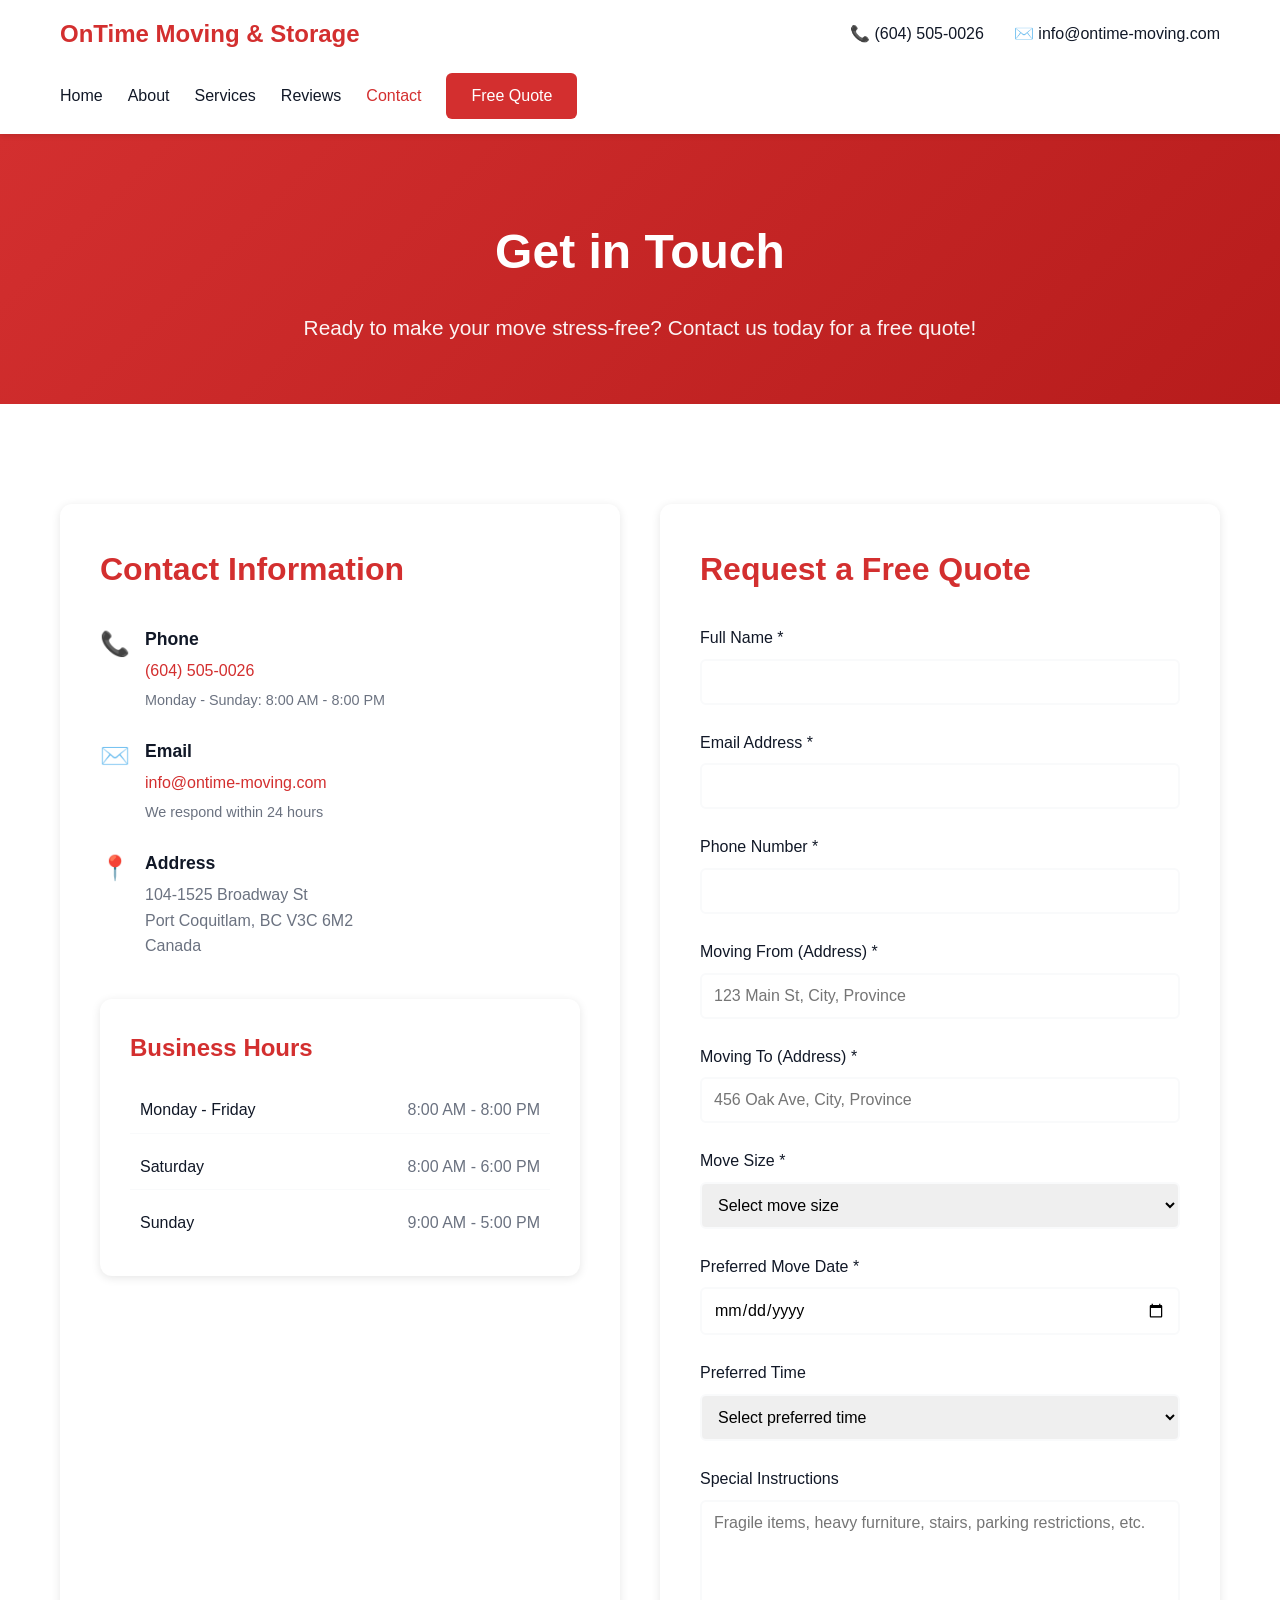
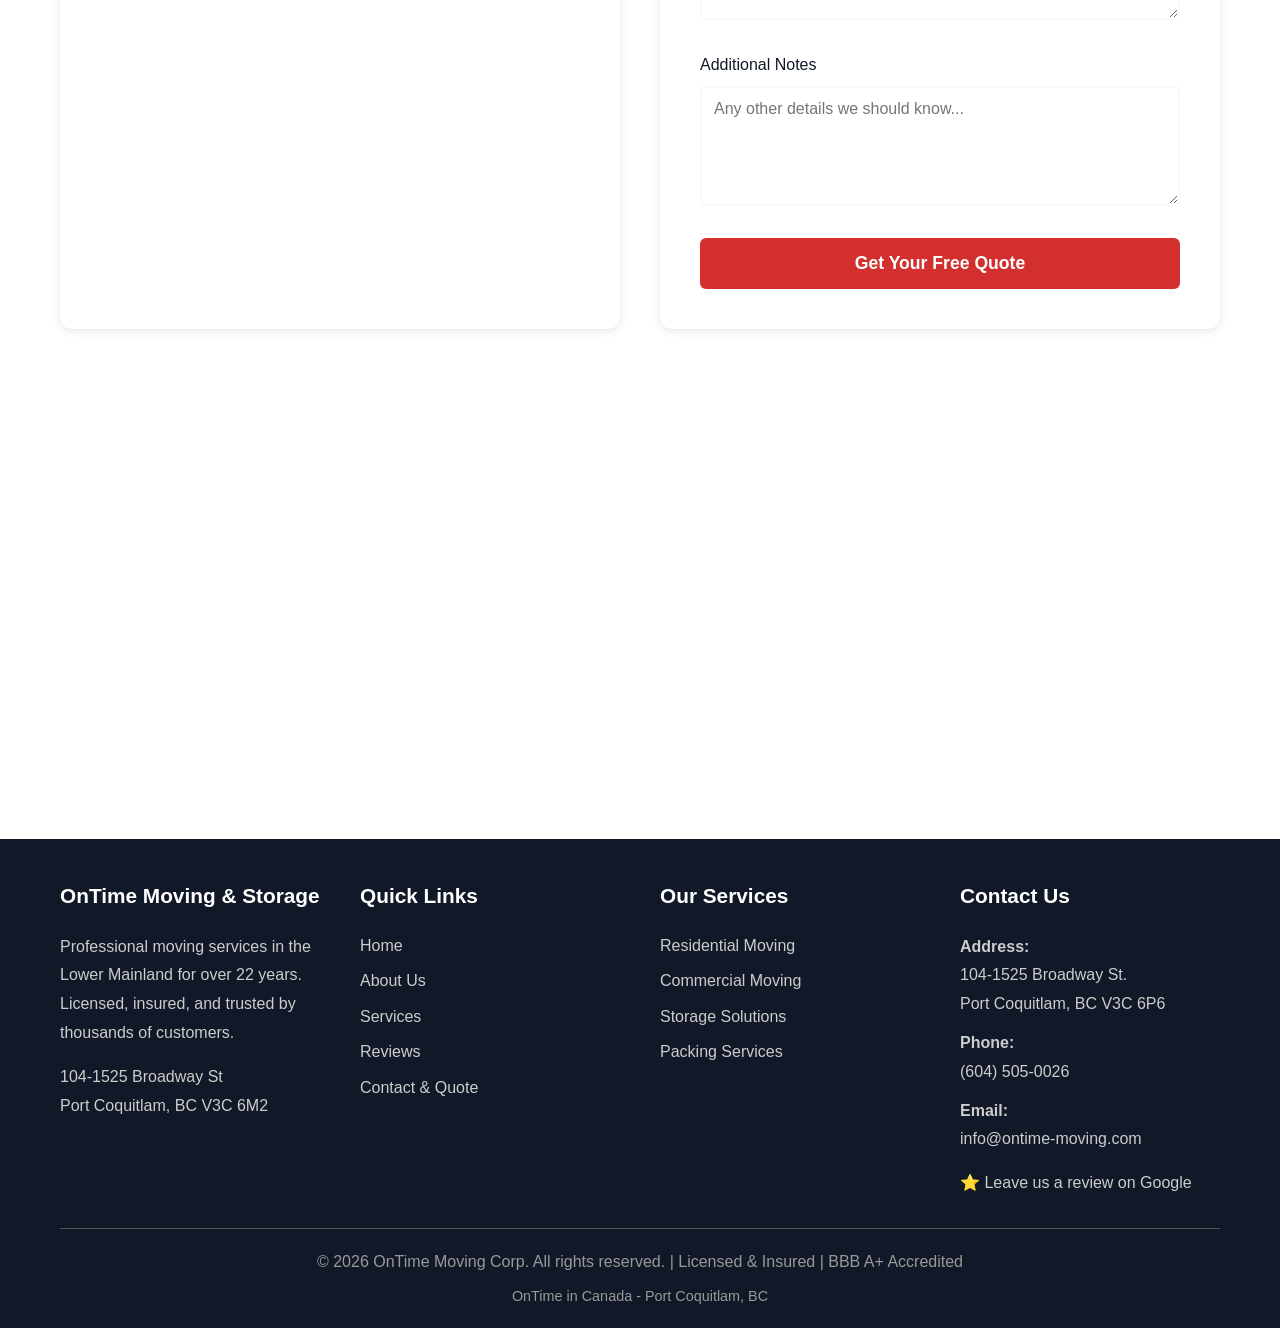
<file: contact.html>
<!DOCTYPE html>
<html lang="en">
<head>
    <meta charset="UTF-8">
    <meta name="viewport" content="width=device-width, initial-scale=1.0">
    <title>Contact Us - OnTime Moving & Storage</title>
    <style>
        * {
            margin: 0;
            padding: 0;
            box-sizing: border-box;
        }

        :root {
            --primary: #d32f2f;
            --primary-dark: #b71c1c;
            --dark-gray: #111827;
            --light-gray: #f9fafb;
            --medium-gray: #6b7280;
            --white: #fff;
            --shadow: 0 2px 10px rgba(0,0,0,0.1);
            --shadow-hover: 0 4px 20px rgba(0,0,0,0.15);
        }

        body {
            font-family: -apple-system, BlinkMacSystemFont, 'Segoe UI', Roboto, 'Helvetica Neue', Arial, sans-serif;
            line-height: 1.6;
            color: var(--dark-gray);
            background: var(--white);
        }

        .top-bar {
            background: var(--white);
            padding: 15px 0;
            box-shadow: 0 2px 5px rgba(0,0,0,0.1);
            position: sticky;
            top: 0;
            z-index: 1000;
        }

        .container {
            max-width: 1200px;
            margin: 0 auto;
            padding: 0 20px;
        }

        .top-bar-content {
            display: flex;
            justify-content: space-between;
            align-items: center;
            flex-wrap: wrap;
            gap: 20px;
        }

        .logo {
            font-size: 1.5rem;
            font-weight: 700;
            color: var(--primary);
            text-decoration: none;
        }

        .top-contact {
            display: flex;
            gap: 30px;
            align-items: center;
            flex-wrap: wrap;
        }

        .top-contact a {
            color: var(--dark-gray);
            text-decoration: none;
            font-weight: 500;
            transition: color 0.3s;
        }

        .top-contact a:hover {
            color: var(--primary);
        }

        .top-nav {
            display: flex;
            gap: 25px;
            align-items: center;
        }

        .top-nav a {
            color: var(--dark-gray);
            text-decoration: none;
            font-weight: 500;
            transition: color 0.3s;
        }

        .top-nav a:hover, .top-nav a.active {
            color: var(--primary);
        }

        .nav-cta {
            background: var(--primary);
            color: var(--white) !important;
            padding: 10px 25px;
            border-radius: 6px;
            font-weight: 600;
        }

        .nav-cta:hover {
            background: #b71c1c;
        }

        .hero {
            background: linear-gradient(135deg, #d32f2f 0%, #b71c1c 100%);
            color: var(--white);
            padding: 80px 20px 60px;
            text-align: center;
        }

        .hero h1 {
            font-size: 3rem;
            margin-bottom: 20px;
            font-weight: 700;
        }

        .hero p {
            font-size: 1.3rem;
            max-width: 700px;
            margin: 0 auto;
            opacity: 0.95;
        }

        .content-section {
            padding: 60px 20px;
        }

        .content-section:nth-child(even) {
            background: var(--light-gray);
        }

        .contact-grid {
            display: grid;
            grid-template-columns: repeat(auto-fit, minmax(300px, 1fr));
            gap: 40px;
            margin-top: 40px;
        }

        .contact-info {
            background: var(--white);
            padding: 40px;
            border-radius: 12px;
            box-shadow: var(--shadow);
        }

        .contact-info h2 {
            font-size: 2rem;
            margin-bottom: 30px;
            color: var(--primary);
        }

        .contact-item {
            display: flex;
            align-items: flex-start;
            margin-bottom: 25px;
            gap: 15px;
        }

        .contact-icon {
            font-size: 1.5rem;
            min-width: 30px;
        }

        .contact-details h3 {
            font-size: 1.1rem;
            margin-bottom: 5px;
            color: var(--dark-gray);
        }

        .contact-details p {
            color: var(--medium-gray);
            line-height: 1.6;
        }

        .contact-details a {
            color: var(--primary);
            text-decoration: none;
        }

        .contact-details a:hover {
            text-decoration: underline;
        }

        .contact-form {
            background: var(--white);
            padding: 40px;
            border-radius: 12px;
            box-shadow: var(--shadow);
        }

        .contact-form h2 {
            font-size: 2rem;
            margin-bottom: 30px;
            color: var(--primary);
        }

        .form-group {
            margin-bottom: 25px;
        }

        .form-group label {
            display: block;
            margin-bottom: 8px;
            font-weight: 500;
            color: var(--dark-gray);
        }

        .form-group input,
        .form-group textarea,
        .form-group select {
            width: 100%;
            padding: 12px;
            border: 2px solid var(--light-gray);
            border-radius: 6px;
            font-size: 1rem;
            font-family: inherit;
            transition: border-color 0.3s;
        }

        .form-group input:focus,
        .form-group textarea:focus,
        .form-group select:focus {
            outline: none;
            border-color: var(--primary);
        }

        .form-group textarea {
            resize: vertical;
            min-height: 120px;
        }

        .submit-btn {
            background: var(--primary);
            color: var(--white);
            padding: 15px 40px;
            border: none;
            border-radius: 6px;
            font-size: 1.1rem;
            font-weight: 600;
            cursor: pointer;
            transition: background 0.3s;
            width: 100%;
        }

        .submit-btn:hover {
            background: #b71c1c;
        }

        .map-section {
            padding: 0;
            height: 450px;
        }

        .map-container {
            width: 100%;
            height: 100%;
        }

        .map-container iframe {
            width: 100%;
            height: 100%;
            border: 0;
        }

        .hours-card {
            background: var(--white);
            padding: 30px;
            border-radius: 12px;
            box-shadow: var(--shadow);
            margin-top: 40px;
        }

        .hours-card h3 {
            font-size: 1.5rem;
            margin-bottom: 20px;
            color: var(--primary);
        }

        .hours-list {
            display: grid;
            gap: 10px;
        }

        .hours-item {
            display: flex;
            justify-content: space-between;
            padding: 10px;
            border-bottom: 1px solid var(--light-gray);
        }

        .hours-item:last-child {
            border-bottom: none;
        }

        .day {
            font-weight: 500;
            color: var(--dark-gray);
        }

        .time {
            color: var(--medium-gray);
        }

        footer {
            background: var(--dark-gray);
            color: var(--white);
            padding: 40px 20px 20px;
        }

        .footer-content {
            display: grid;
            grid-template-columns: repeat(auto-fit, minmax(250px, 1fr));
            gap: 40px;
            margin-bottom: 30px;
        }

        .footer-section h3 {
            font-size: 1.3rem;
            margin-bottom: 20px;
            color: var(--white);
        }

        .footer-section p {
            color: #ccc;
            line-height: 1.8;
        }

        .footer-links {
            list-style: none;
        }

        .footer-links li {
            margin-bottom: 10px;
        }

        .footer-links a {
            color: #ccc;
            text-decoration: none;
            transition: color 0.3s;
        }

        .footer-links a:hover {
            color: var(--white);
        }

        .social-links {
            display: flex;
            gap: 15px;
            font-size: 1.5rem;
        }

        .social-links a {
            color: #ccc;
            transition: color 0.3s;
        }

        .social-links a:hover {
            color: var(--white);
        }

        .footer-bottom {
            text-align: center;
            padding-top: 20px;
            border-top: 1px solid #555;
            color: #999;
        }

        footer a {
            color: var(--white);
            text-decoration: none;
        }

        footer a:hover {
            color: var(--primary);
        }

        @media (max-width: 768px) {
            .hero h1 {
                font-size: 2rem;
            }

            .hero p {
                font-size: 1.1rem;
            }

            .contact-info,
            .contact-form {
                padding: 25px;
            }

            .top-contact,
            .top-nav {
                width: 100%;
                justify-content: center;
            }
        }
    </style>
</head>
<body>
    <!-- Navigation -->
    <header class="top-bar">
        <div class="container">
            <div class="top-bar-content">
                <a href="index.html" class="logo" style="text-decoration: none;">OnTime Moving & Storage</a>
                <div class="top-contact">
                    <a href="tel:+16045050026">📞 (604) 505-0026</a>
                    <a href="mailto:info@ontime-moving.com">✉️ info@ontime-moving.com</a>
                </div>
                <nav class="top-nav">
                    <a href="index.html">Home</a>
                    <a href="about.html">About</a>
                    <a href="services.html">Services</a>
                    <a href="reviews.html">Reviews</a>
                    <a href="contact.html" class="active">Contact</a>
                    <a href="#quoteForm" class="nav-cta">Free Quote</a>
                </nav>
            </div>
        </div>
    </header>

    <!-- Hero Section -->
    <section class="hero">
        <div class="container">
            <h1>Get in Touch</h1>
            <p>Ready to make your move stress-free? Contact us today for a free quote!</p>
        </div>
    </section>

    <!-- Contact Information -->
    <section class="content-section">
        <div class="container">
            <div class="contact-grid">
                <div class="contact-info">
                    <h2>Contact Information</h2>
                    
                    <div class="contact-item">
                        <span class="contact-icon">📞</span>
                        <div class="contact-details">
                            <h3>Phone</h3>
                            <p><a href="tel:6045050026">(604) 505-0026</a></p>
                            <p style="font-size: 0.9rem; margin-top: 5px;">Monday - Sunday: 8:00 AM - 8:00 PM</p>
                        </div>
                    </div>

                    <div class="contact-item">
                        <span class="contact-icon">✉️</span>
                        <div class="contact-details">
                            <h3>Email</h3>
                            <p><a href="mailto:info@ontime-moving.com">info@ontime-moving.com</a></p>
                            <p style="font-size: 0.9rem; margin-top: 5px;">We respond within 24 hours</p>
                        </div>
                    </div>

                    <div class="contact-item">
                        <span class="contact-icon">📍</span>
                        <div class="contact-details">
                            <h3>Address</h3>
                            <p>104-1525 Broadway St<br>Port Coquitlam, BC V3C 6M2<br>Canada</p>
                        </div>
                    </div>

                    <div class="hours-card">
                        <h3>Business Hours</h3>
                        <div class="hours-list">
                            <div class="hours-item">
                                <span class="day">Monday - Friday</span>
                                <span class="time">8:00 AM - 8:00 PM</span>
                            </div>
                            <div class="hours-item">
                                <span class="day">Saturday</span>
                                <span class="time">8:00 AM - 6:00 PM</span>
                            </div>
                            <div class="hours-item">
                                <span class="day">Sunday</span>
                                <span class="time">9:00 AM - 5:00 PM</span>
                            </div>
                        </div>
                    </div>
                </div>

                <div class="contact-form">
                    <h2>Request a Free Quote</h2>
                    <form id="quoteForm" onsubmit="return handleSubmit(event)">
                        <div class="form-group">
                            <label for="name">Full Name *</label>
                            <input type="text" id="name" name="name" required>
                        </div>

                        <div class="form-group">
                            <label for="email">Email Address *</label>
                            <input type="email" id="email" name="email" required>
                        </div>

                        <div class="form-group">
                            <label for="phone">Phone Number *</label>
                            <input type="tel" id="phone" name="phone" required>
                        </div>

                        <div class="form-group">
                            <label for="movingFrom">Moving From (Address) *</label>
                            <input type="text" id="movingFrom" name="movingFrom" placeholder="123 Main St, City, Province" required>
                        </div>

                        <div class="form-group">
                            <label for="movingTo">Moving To (Address) *</label>
                            <input type="text" id="movingTo" name="movingTo" placeholder="456 Oak Ave, City, Province" required>
                        </div>

                        <div class="form-group">
                            <label for="moveSize">Move Size *</label>
                            <select id="moveSize" name="moveSize" required>
                                <option value="">Select move size</option>
                                <option value="studio">Studio Apartment</option>
                                <option value="1-bedroom">1 Bedroom</option>
                                <option value="2-bedroom">2 Bedroom</option>
                                <option value="3-bedroom">3 Bedroom</option>
                                <option value="house">House (4+ Bedrooms)</option>
                                <option value="office">Office/Commercial</option>
                                <option value="storage">Storage Unit</option>
                            </select>
                        </div>

                        <div class="form-group">
                            <label for="moveDate">Preferred Move Date *</label>
                            <input type="date" id="moveDate" name="moveDate" required>
                        </div>

                        <div class="form-group">
                            <label for="preferredTime">Preferred Time</label>
                            <select id="preferredTime" name="preferredTime">
                                <option value="">Select preferred time</option>
                                <option value="morning">Morning (8AM - 12PM)</option>
                                <option value="afternoon">Afternoon (12PM - 5PM)</option>
                                <option value="flexible">Flexible</option>
                            </select>
                        </div>

                        <div class="form-group">
                            <label for="specialInstructions">Special Instructions</label>
                            <textarea id="specialInstructions" name="specialInstructions" placeholder="Fragile items, heavy furniture, stairs, parking restrictions, etc."></textarea>
                        </div>

                        <div class="form-group">
                            <label for="message">Additional Notes</label>
                            <textarea id="message" name="message" placeholder="Any other details we should know..."></textarea>
                        </div>

                        <button type="submit" class="submit-btn">Get Your Free Quote</button>
                    </form>
                </div>
            </div>
        </div>
    </section>

    <!-- Map Section -->
    <section class="map-section">
        <div class="map-container">
            <iframe 
                src="https://www.google.com/maps/embed?pb=!1m18!1m12!1m3!1d2604.2822926807147!2d-122.76993!3d49.26251!2m3!1f0!2f0!3f0!3m2!1i1024!2i768!4f13.1!3m3!1m2!1s0x5485d60c7bda081d%3A0x31940ea9dfb00809!2sOnTime%20Moving%20%26%20Storage!5e0!3m2!1sen!2sca!4v1645123456789!5m2!1sen!2sca"
                allowfullscreen=""
                loading="lazy"
                referrerpolicy="no-referrer-when-downgrade">
            </iframe>
        </div>
    </section>

    <!-- Footer -->
    <footer>
        <div class="container">
            <div class="footer-content">
                <div class="footer-section">
                    <h3>OnTime Moving & Storage</h3>
                    <p>Professional moving services in the Lower Mainland for over 22 years. Licensed, insured, and trusted by thousands of customers.</p>
                    <p style="margin-top: 15px;">104-1525 Broadway St<br>Port Coquitlam, BC V3C 6M2</p>
                </div>

                <div class="footer-section">
                    <h3>Quick Links</h3>
                    <ul class="footer-links">
                        <li><a href="index.html">Home</a></li>
                        <li><a href="about.html">About Us</a></li>
                        <li><a href="services.html">Services</a></li>
                        <li><a href="reviews.html">Reviews</a></li>
                        <li><a href="contact.html">Contact & Quote</a></li>
                    </ul>
                </div>

                <div class="footer-section">
                    <h3>Our Services</h3>
                    <ul class="footer-links">
                        <li><a href="services.html">Residential Moving</a></li>
                        <li><a href="services.html">Commercial Moving</a></li>
                        <li><a href="services.html">Storage Solutions</a></li>
                        <li><a href="services.html">Packing Services</a></li>
                    </ul>
                </div>

                <div class="footer-section">
                    <h3>Contact Us</h3>
                    <p><strong>Address:</strong><br>104-1525 Broadway St.<br>Port Coquitlam, BC V3C 6P6</p>
                    <p style="margin-top: 10px;"><strong>Phone:</strong><br><a href="tel:6045050026" style="color: #ccc;">(604) 505-0026</a></p>
                    <p style="margin-top: 10px;"><strong>Email:</strong><br><a href="mailto:info@ontime-moving.com" style="color: #ccc;">info@ontime-moving.com</a></p>
                    <p style="margin-top: 15px;">
                        <a href="https://www.google.com/search?q=ontime+moving#lrd=0x5485d60c7bda081d:0x31940ea9dfb00809,1" target="_blank" style="color: #ccc;">⭐ Leave us a review on Google</a>
                    </p>
                </div>
            </div>

            <div class="footer-bottom">
                <p>&copy; 2026 OnTime Moving Corp. All rights reserved. | Licensed & Insured | BBB A+ Accredited</p>
                <p style="margin-top: 10px; font-size: 0.9rem;">OnTime in Canada - Port Coquitlam, BC</p>
            </div>
        </div>
    </footer>

    <script>
        const API_BASE_URL = 'http://localhost:5000/api';

        async function handleSubmit(event) {
            event.preventDefault();
            
            // Get form data
            const formData = new FormData(event.target);
            
            // Map form fields to API fields
            const bookingData = {
                customer_name: formData.get('name'),
                phone: formData.get('phone'),
                email: formData.get('email'),
                moving_from: formData.get('movingFrom'),
                moving_to: formData.get('movingTo'),
                move_date: formData.get('moveDate'),
                move_size: formData.get('moveSize'),
                preferred_time: formData.get('preferredTime'),
                special_instructions: formData.get('specialInstructions'),
                notes: formData.get('message'),
                status: 'pending'
            };
            
            // Disable submit button
            const submitBtn = event.target.querySelector('.submit-btn');
            const originalText = submitBtn.textContent;
            submitBtn.disabled = true;
            submitBtn.textContent = 'Submitting...';
            
            try {
                // Send to booking API
                const response = await fetch(`${API_BASE_URL}/booking`, {
                    method: 'POST',
                    headers: {
                        'Content-Type': 'application/json',
                    },
                    body: JSON.stringify(bookingData)
                });
                
                const result = await response.json();
                
                if (result.success) {
                    // Show success message
                    alert('Thank you! Your booking request has been submitted successfully. Booking ID: ' + result.booking_id + '. We will contact you shortly at ' + bookingData.phone + ' to confirm your move details.');
                    // Reset form
                    event.target.reset();
                } else {
                    // Show error message
                    alert('Error: ' + (result.error || 'Failed to submit booking. Please try again or call us directly.'));
                }
            } catch (error) {
                console.error('Form submission error:', error);
                alert('Failed to submit booking. The booking system may not be running. Please call us directly at (604) 505-0026 or try again later.');
            } finally {
                // Re-enable submit button
                submitBtn.disabled = false;
                submitBtn.textContent = originalText;
            }
            
            return false;
        }

        // Set minimum date to today for the date picker
        document.addEventListener('DOMContentLoaded', function() {
            const dateInput = document.getElementById('moveDate');
            const today = new Date().toISOString().split('T')[0];
            dateInput.setAttribute('min', today);
        });
    </script>
</body>
</html>
</file>
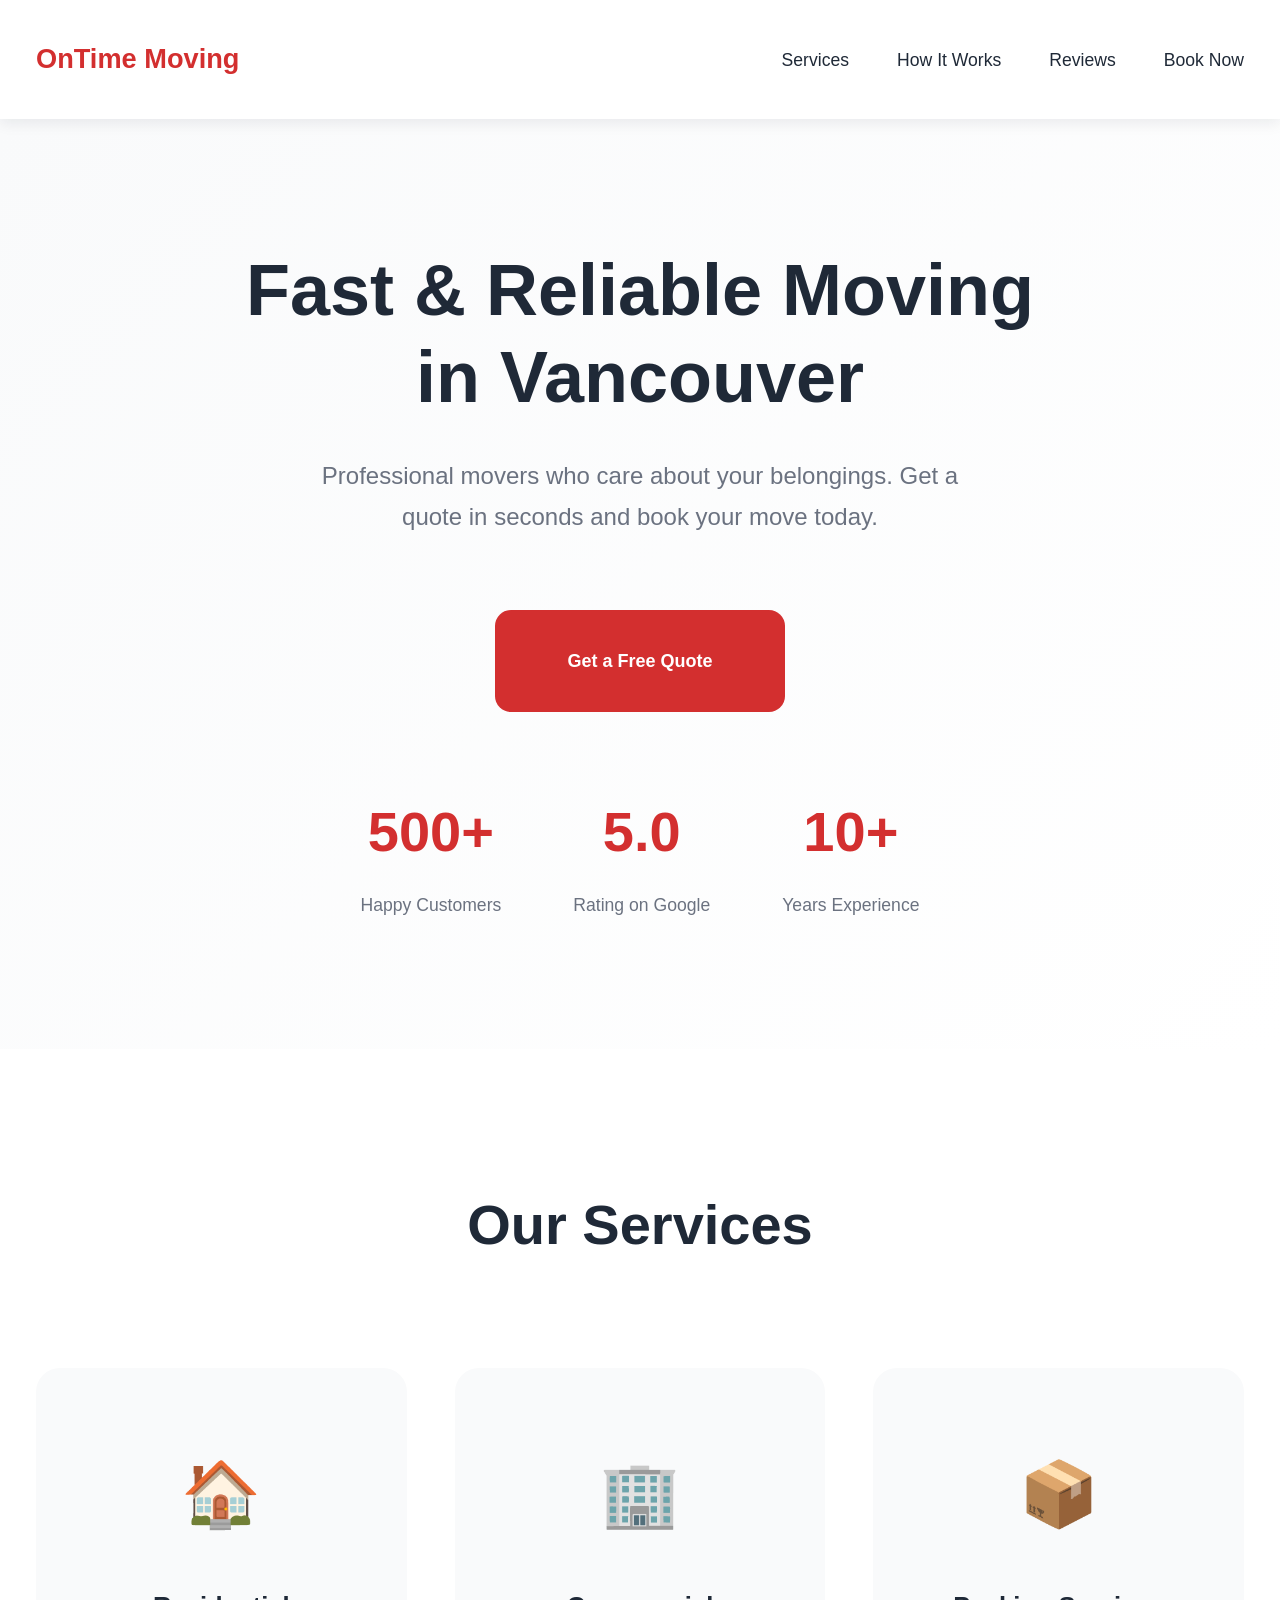
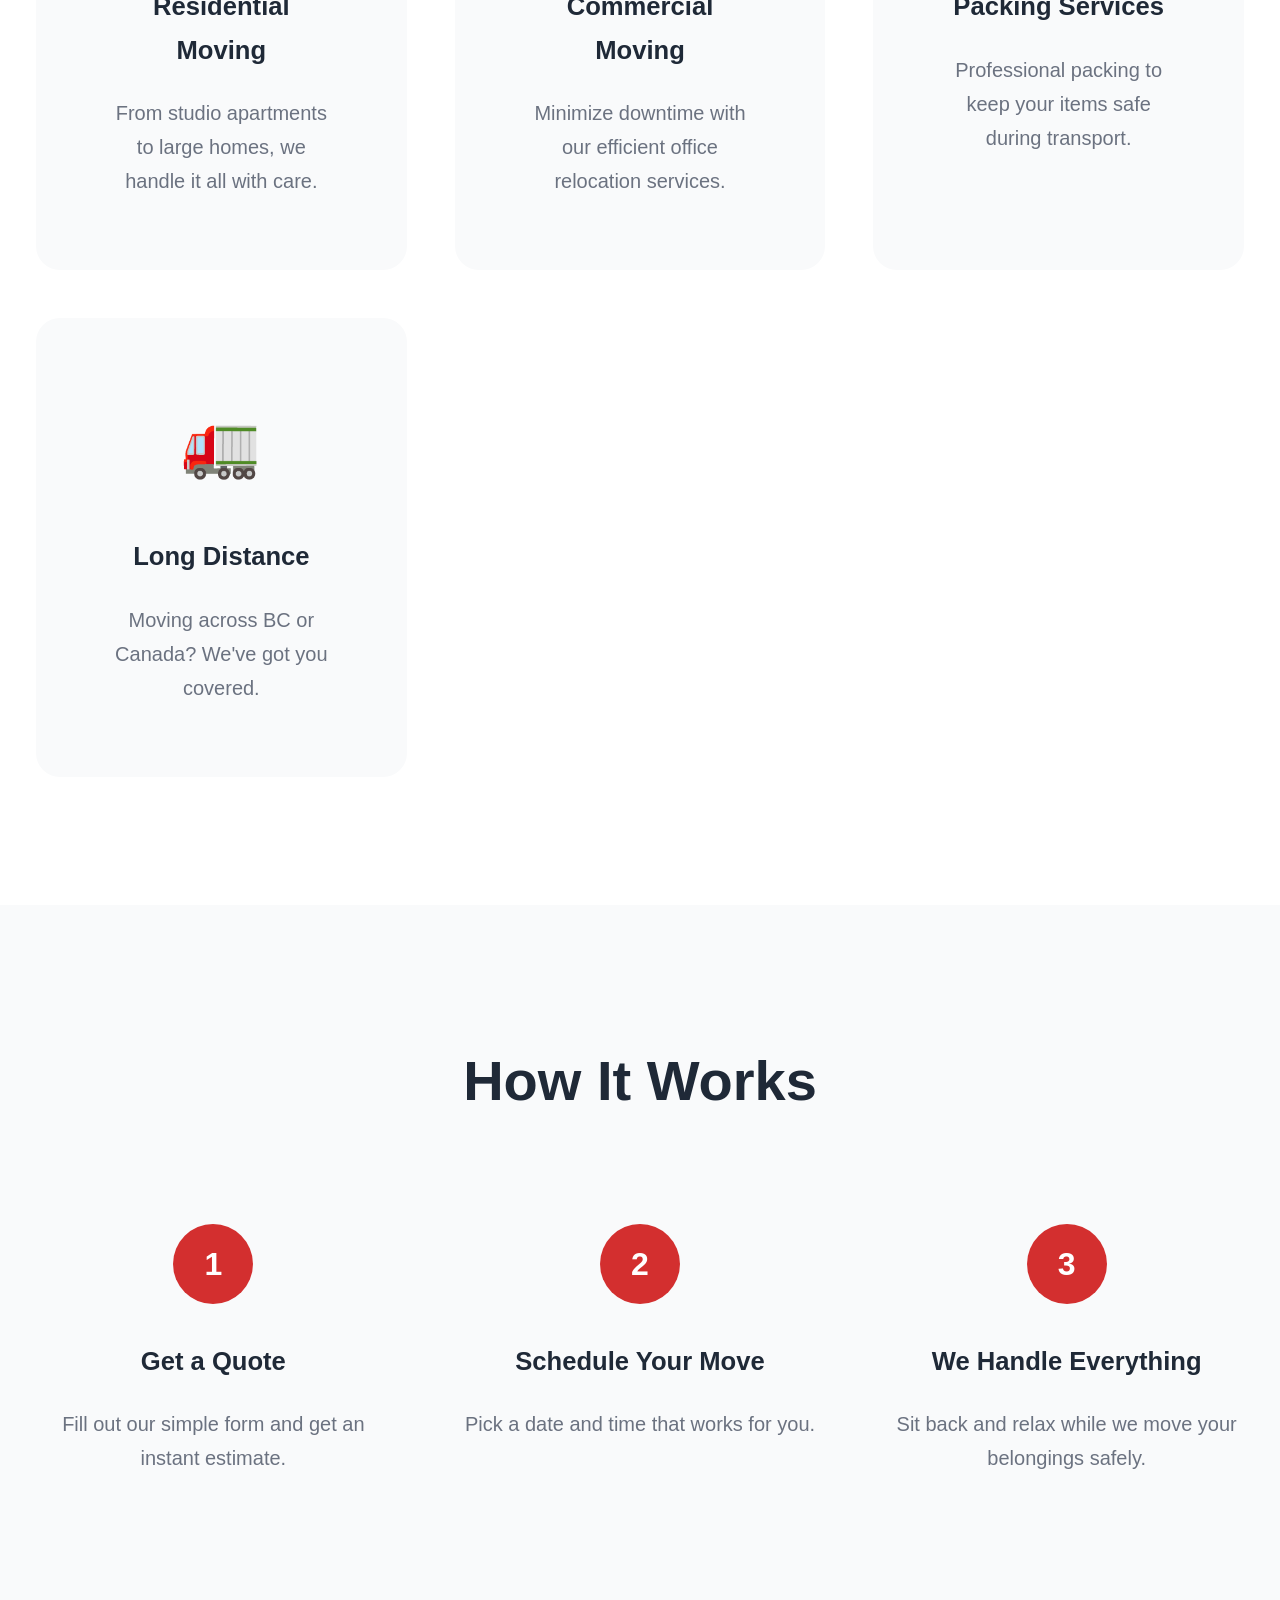
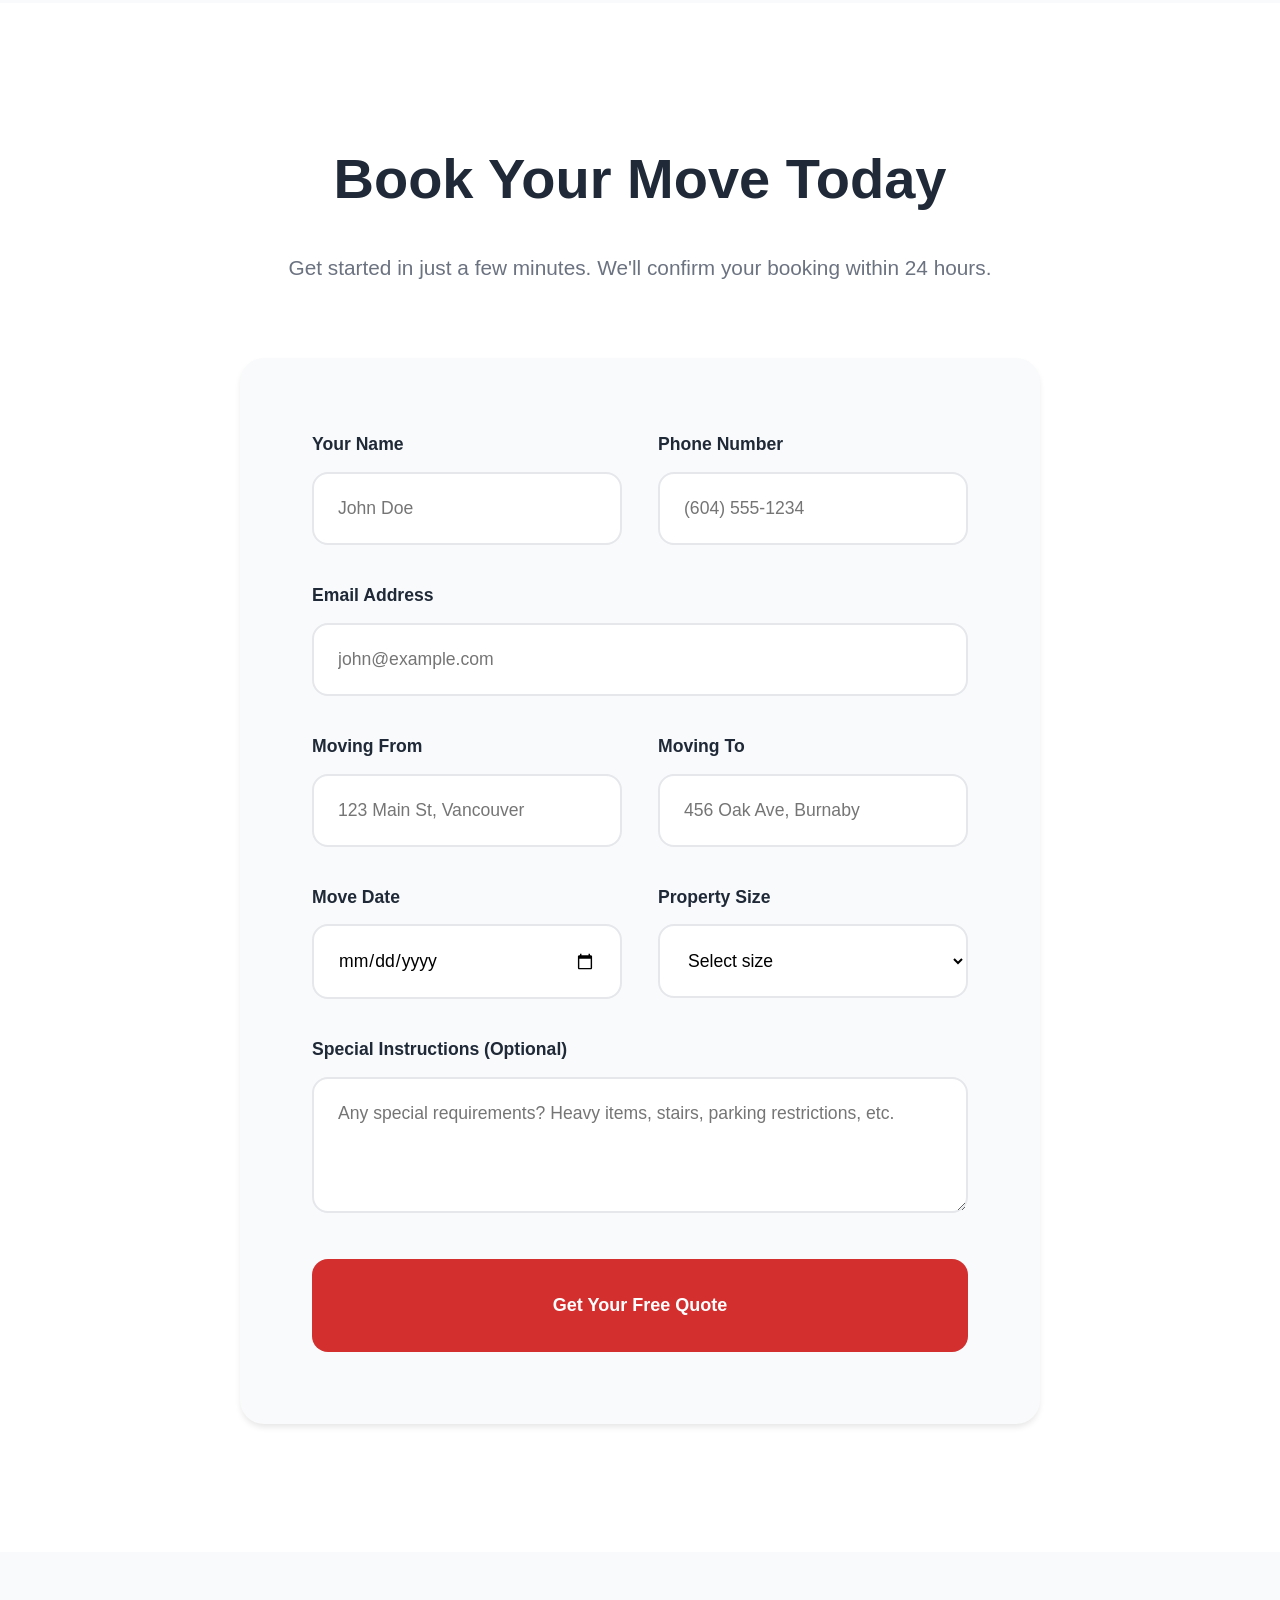
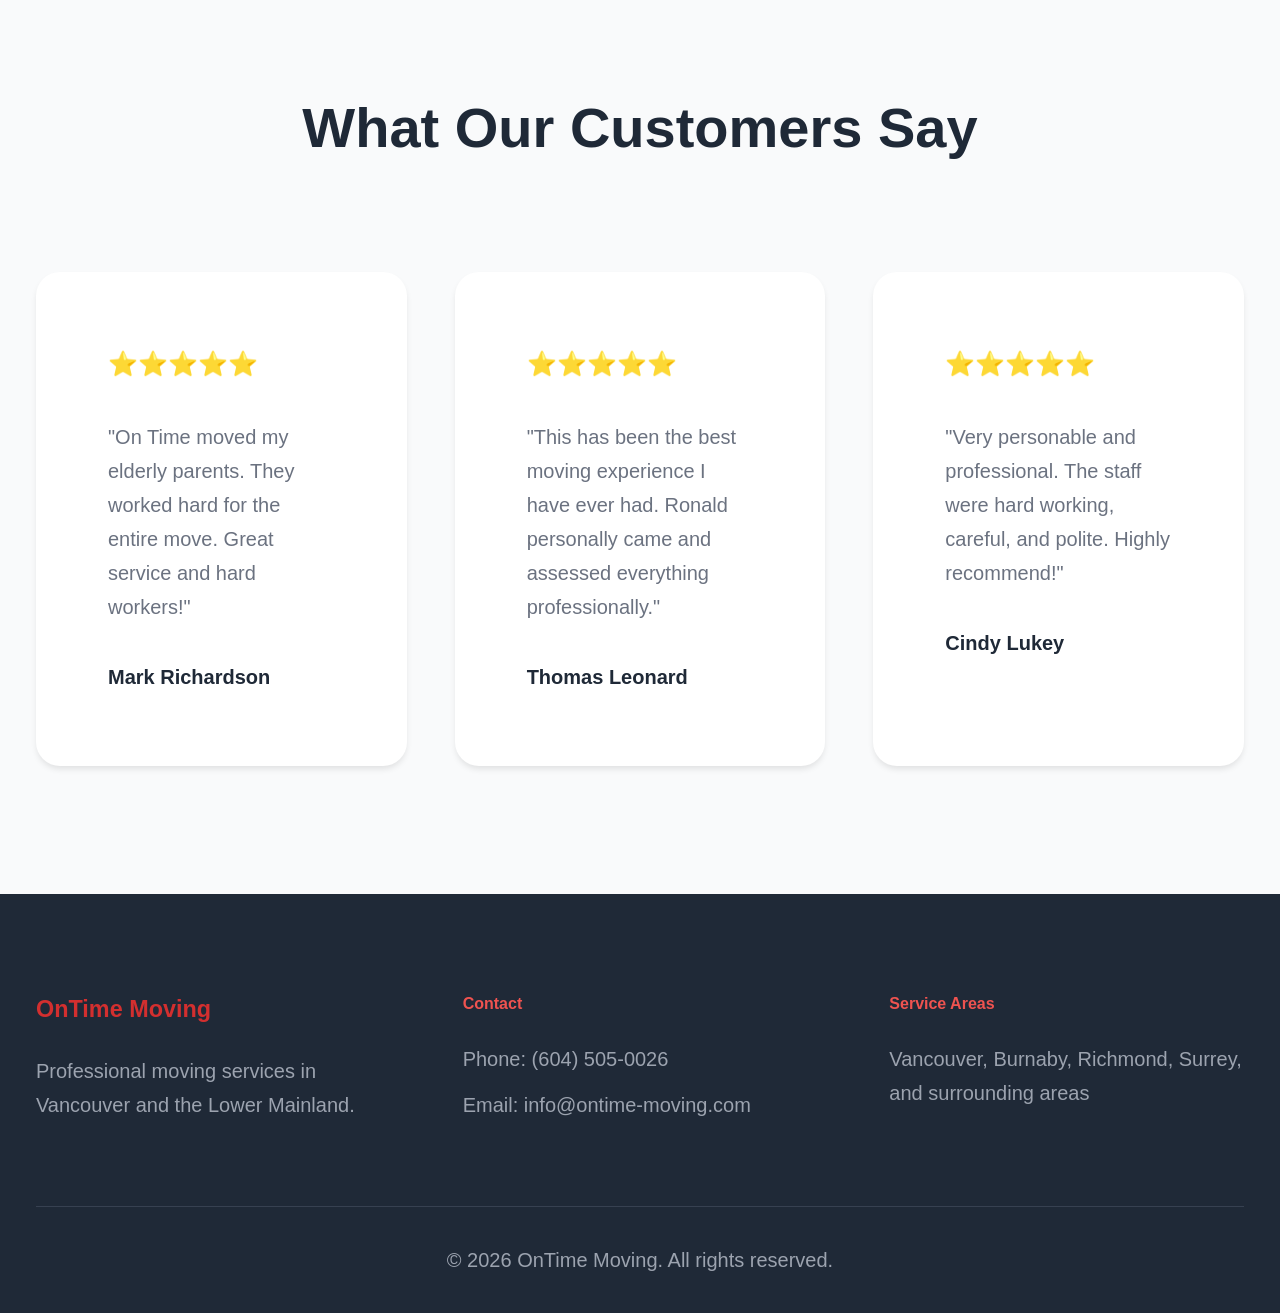
<file: index_modern.html>
<!DOCTYPE html>
<html lang="en">
<head>
    <meta charset="UTF-8">
    <meta name="viewport" content="width=device-width, initial-scale=1.0">
    <title>OnTime Moving - Fast & Reliable Moving in Vancouver</title>
    <link rel="stylesheet" href="styles.css">
</head>
<body>
    <!-- Navigation -->
    <nav class="navbar">
        <div class="container">
            <div class="nav-content">
                <a href="#" class="logo">OnTime Moving</a>
                <button class="mobile-menu-toggle" aria-label="Toggle menu">
                    <span></span>
                    <span></span>
                    <span></span>
                </button>
                <ul class="nav-links">
                    <li><a href="#services">Services</a></li>
                    <li><a href="#how-it-works">How It Works</a></li>
                    <li><a href="#reviews">Reviews</a></li>
                    <li><a href="#book">Book Now</a></li>
                </ul>
            </div>
        </div>
    </nav>

    <!-- Hero Section -->
    <section class="hero">
        <div class="container">
            <div class="hero-content">
                <h1 class="hero-title">Fast & Reliable Moving in Vancouver</h1>
                <p class="hero-description">
                    Professional movers who care about your belongings. 
                    Get a quote in seconds and book your move today.
                </p>
                <a href="#book" class="btn btn-primary btn-large">Get a Free Quote</a>
                <div class="hero-stats">
                    <div class="stat">
                        <div class="stat-number">500+</div>
                        <div class="stat-label">Happy Customers</div>
                    </div>
                    <div class="stat">
                        <div class="stat-number">5.0</div>
                        <div class="stat-label">Rating on Google</div>
                    </div>
                    <div class="stat">
                        <div class="stat-number">10+</div>
                        <div class="stat-label">Years Experience</div>
                    </div>
                </div>
            </div>
        </div>
    </section>

    <!-- Services Section -->
    <section id="services" class="services">
        <div class="container">
            <h2 class="section-title">Our Services</h2>
            <div class="services-grid">
                <div class="service-card">
                    <div class="service-icon">🏠</div>
                    <h3>Residential Moving</h3>
                    <p>From studio apartments to large homes, we handle it all with care.</p>
                </div>
                <div class="service-card">
                    <div class="service-icon">🏢</div>
                    <h3>Commercial Moving</h3>
                    <p>Minimize downtime with our efficient office relocation services.</p>
                </div>
                <div class="service-card">
                    <div class="service-icon">📦</div>
                    <h3>Packing Services</h3>
                    <p>Professional packing to keep your items safe during transport.</p>
                </div>
                <div class="service-card">
                    <div class="service-icon">🚛</div>
                    <h3>Long Distance</h3>
                    <p>Moving across BC or Canada? We've got you covered.</p>
                </div>
            </div>
        </div>
    </section>

    <!-- How It Works -->
    <section id="how-it-works" class="how-it-works">
        <div class="container">
            <h2 class="section-title">How It Works</h2>
            <div class="steps">
                <div class="step">
                    <div class="step-number">1</div>
                    <h3>Get a Quote</h3>
                    <p>Fill out our simple form and get an instant estimate.</p>
                </div>
                <div class="step">
                    <div class="step-number">2</div>
                    <h3>Schedule Your Move</h3>
                    <p>Pick a date and time that works for you.</p>
                </div>
                <div class="step">
                    <div class="step-number">3</div>
                    <h3>We Handle Everything</h3>
                    <p>Sit back and relax while we move your belongings safely.</p>
                </div>
            </div>
        </div>
    </section>

    <!-- Booking Form -->
    <section id="book" class="booking-section">
        <div class="container">
            <div class="booking-content">
                <div class="booking-header">
                    <h2>Book Your Move Today</h2>
                    <p>Get started in just a few minutes. We'll confirm your booking within 24 hours.</p>
                </div>
                
                <form id="bookingForm" class="booking-form">
                    <div class="form-row">
                        <div class="form-group">
                            <label for="customer_name">Your Name</label>
                            <input type="text" id="customer_name" name="customer_name" required 
                                   placeholder="John Doe">
                        </div>
                        <div class="form-group">
                            <label for="phone">Phone Number</label>
                            <input type="tel" id="phone" name="phone" required 
                                   placeholder="(604) 555-1234">
                        </div>
                    </div>

                    <div class="form-group">
                        <label for="email">Email Address</label>
                        <input type="email" id="email" name="email" required 
                               placeholder="john@example.com">
                    </div>

                    <div class="form-row">
                        <div class="form-group">
                            <label for="moving_from">Moving From</label>
                            <input type="text" id="moving_from" name="moving_from" required 
                                   placeholder="123 Main St, Vancouver">
                        </div>
                        <div class="form-group">
                            <label for="moving_to">Moving To</label>
                            <input type="text" id="moving_to" name="moving_to" required 
                                   placeholder="456 Oak Ave, Burnaby">
                        </div>
                    </div>

                    <div class="form-row">
                        <div class="form-group">
                            <label for="move_date">Move Date</label>
                            <input type="date" id="move_date" name="move_date" required>
                        </div>
                        <div class="form-group">
                            <label for="move_size">Property Size</label>
                            <select id="move_size" name="move_size" required>
                                <option value="">Select size</option>
                                <option value="studio">Studio Apartment</option>
                                <option value="1-bedroom">1 Bedroom</option>
                                <option value="2-bedroom">2 Bedroom</option>
                                <option value="3-bedroom">3 Bedroom</option>
                                <option value="house">House (4+ Bedrooms)</option>
                                <option value="office">Office/Commercial</option>
                            </select>
                        </div>
                    </div>

                    <div class="form-group">
                        <label for="special_instructions">Special Instructions (Optional)</label>
                        <textarea id="special_instructions" name="special_instructions" rows="4"
                                  placeholder="Any special requirements? Heavy items, stairs, parking restrictions, etc."></textarea>
                    </div>

                    <button type="submit" class="btn btn-primary btn-large btn-full">
                        Get Your Free Quote
                    </button>

                    <div id="formMessage" class="form-message"></div>
                </form>
            </div>
        </div>
    </section>

    <!-- Reviews Section -->
    <section id="reviews" class="reviews">
        <div class="container">
            <h2 class="section-title">What Our Customers Say</h2>
            <div class="reviews-grid">
                <div class="review-card">
                    <div class="review-stars">⭐⭐⭐⭐⭐</div>
                    <p class="review-text">
                        "On Time moved my elderly parents. They worked hard for the entire move. 
                        Great service and hard workers!"
                    </p>
                    <div class="review-author">Mark Richardson</div>
                </div>
                <div class="review-card">
                    <div class="review-stars">⭐⭐⭐⭐⭐</div>
                    <p class="review-text">
                        "This has been the best moving experience I have ever had. 
                        Ronald personally came and assessed everything professionally."
                    </p>
                    <div class="review-author">Thomas Leonard</div>
                </div>
                <div class="review-card">
                    <div class="review-stars">⭐⭐⭐⭐⭐</div>
                    <p class="review-text">
                        "Very personable and professional. The staff were hard working, 
                        careful, and polite. Highly recommend!"
                    </p>
                    <div class="review-author">Cindy Lukey</div>
                </div>
            </div>
        </div>
    </section>

    <!-- Footer -->
    <footer class="footer">
        <div class="container">
            <div class="footer-content">
                <div class="footer-section">
                    <h3>OnTime Moving</h3>
                    <p>Professional moving services in Vancouver and the Lower Mainland.</p>
                </div>
                <div class="footer-section">
                    <h4>Contact</h4>
                    <p>Phone: (604) 505-0026</p>
                    <p>Email: info@ontime-moving.com</p>
                </div>
                <div class="footer-section">
                    <h4>Service Areas</h4>
                    <p>Vancouver, Burnaby, Richmond, Surrey, and surrounding areas</p>
                </div>
            </div>
            <div class="footer-bottom">
                <p>&copy; 2026 OnTime Moving. All rights reserved.</p>
            </div>
        </div>
    </footer>

    <script src="script.js"></script>
</body>
</html>
</file>
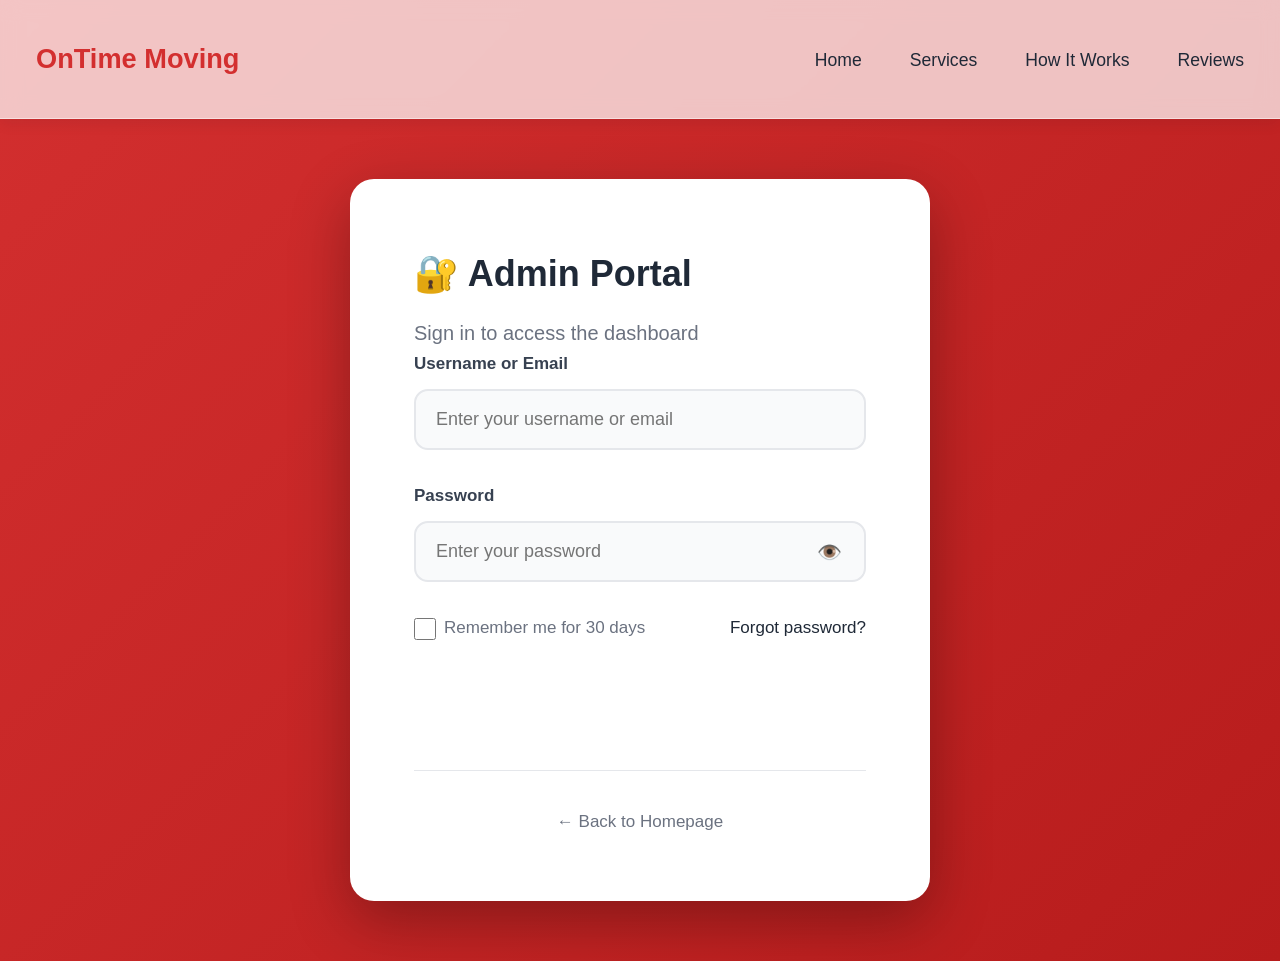
<file: login.html>
<!DOCTYPE html>
<html lang="en">
<head>
    <meta charset="UTF-8">
    <meta name="viewport" content="width=device-width, initial-scale=1.0">
    <title>Admin Login - OnTime Moving</title>
    <link rel="stylesheet" href="styles.css">
    <style>
        body {
            background: linear-gradient(135deg, #d32f2f 0%, #b71c1c 100%);
            min-height: 100vh;
            display: flex;
            flex-direction: column;
        }

        /* Login Container */
        .login-wrapper {
            flex: 1;
            display: flex;
            align-items: center;
            justify-content: center;
            padding: 60px 30px;
        }

        .login-container {
            background: white;
            padding: 64px;
            border-radius: 24px;
            box-shadow: 0 20px 60px rgba(0,0,0,0.3);
            max-width: 580px;
            width: 100%;
            animation: slideUp 0.3s ease-out;
        }

        @keyframes slideUp {
            from {
                opacity: 0;
                transform: translateY(20px);
            }
            to {
                opacity: 1;
                transform: translateY(0);
            }
        }

        .loginheader {
            text-align: center;
            margin-bottom: 50px;
        }

        .login-header h1 {
            color: var(--primary);
            font-size: 36px;
            margin-bottom: 12px;
            font-weight: 700;
        }

        .login-header p {
            color: #6b7280;
            font-size: 20px;
        }

        .form-group {
            margin-bottom: 32px;
        }

        .form-group label {
            display: block;
            margin-bottom: 10px;
            font-weight: 600;
            color: #374151;
            font-size: 17px;
        }

        .form-group input {
            width: 100%;
            padding: 18px 20px;
            border: 2px solid #e5e7eb;
            border-radius: 14px;
            font-size: 18px;
            transition: all 0.3s ease;
            background: #f9fafb;
        }

        .form-group input:focus {
            outline: none;
            border-color: var(--primary);
            background: white;
            box-shadow: 0 0 0 3px rgba(211, 47, 47, 0.1);
        }

        .password-wrapper {
            position: relative;
        }

        .toggle-password {
            position: absolute;
            right: 16px;
            top: 50%;
            transform: translateY(-50%);
            background: none;
            border: none;
            cursor: pointer;
            font-size: 20px;
            color: #6b7280;
            padding: 8px;
            transition: color 0.3s;
        }

        .toggle-password:hover {
            color: var(--primary);
        }

        .form-options {
            display: flex;
            justify-content: space-between;
            align-items: center;
            margin-bottom: 32px;
            font-size: 17px;
        }

        .remember-me {
            display: flex;
            align-items: center;
            gap: 8px;
            color: #6b7280;
            cursor: pointer;
        }

        .remember-me input[type="checkbox"] {
            width: 22px;
            height: 22px;
            cursor: pointer;
            accent-color: var(--primary);
        }

        .forgot-link {
            color: var(--primary);
            text-decoration: none;
            font-weight: 500;
            transition: opacity 0.3s;
        }

        .forgot-link:hover {
            opacity: 0.8;
            text-decoration: underline;
        }

        .alert {
            padding: 18px 20px;
            border-radius: 14px;
            margin-bottom: 32px;
            font-size: 17px;
            display: none;
            animation: slideDown 0.3s ease-out;
        }

        @keyframes slideDown {
            from {
                opacity: 0;
                transform: translateY(-10px);
            }
            to {
                opacity: 1;
                transform: translateY(0);
            }
        }

        .alert.show {
            display: block;
        }

        .alert-error {
            background: #fef2f2;
            color: #dc2626;
            border: 1px solid #fecaca;
        }

        .alert-success {
            background: #f0fdf4;
            color: #16a34a;
            border: 1px solid #bbf7d0;
        }

        .login-btn {
            width: 100%;
            padding: 20px;
            background: var(--primary);
            color: white;
            border: none;
            border-radius: 14px;
            font-size: 20px;
            font-weight: 600;
            cursor: pointer;
            transition: all 0.3s ease;
        }

        .login-btn:hover {
            background: var(--primary-dark);
            transform: translateY(-1px);
            box-shadow: 0 4px 12px rgba(211, 47, 47, 0.3);
        }

        .login-btn:active {
            transform: translateY(0);
        }

        .login-btn:disabled {
            background: #9ca3af;
            cursor: not-allowed;
            transform: none;
            box-shadow: none;
        }

        .login-btn .spinner {
            display: inline-block;
            width: 16px;
            height: 16px;
            border: 2px solid rgba(255,255,255,0.3);
            border-top-color: white;
            border-radius: 50%;
            animation: spin 0.8s linear infinite;
            margin-right: 8px;
        }

        @keyframes spin {
            to { transform: rotate(360deg); }
        }

        .back-link {
            text-align: center;
            margin-top: 32px;
            padding-top: 32px;
            border-top: 1px solid #e5e7eb;
        }

        .back-link a {
            color: #6b7280;
            text-decoration: none;
            font-size: 17px;
            transition: color 0.3s;
        }

        .back-link a:hover {
            color: var(--primary);
        }

        @media (max-width: 640px) {
            .login-container {
                padding: 32px 24px;
            }

            .login-header h1 {
                font-size: 24px;
            }

            .form-options {
                flex-direction: column;
                gap: 12px;
                align-items: flex-start;
            }
        }
    </style>
</head>
<body>
    <!-- Navigation (from shared design) -->
    <nav class="navbar">
        <div class="container">
            <div class="nav-content">
                <a href="index.html" class="logo">OnTime Moving</a>
                <button class="mobile-menu-toggle" aria-label="Toggle menu">
                    <span></span>
                    <span></span>
                    <span></span>
                </button>
                <ul class="nav-links">
                    <li><a href="index.html">Home</a></li>
                    <li><a href="index.html#services">Services</a></li>
                    <li><a href="index.html#how-it-works">How It Works</a></li>
                    <li><a href="index.html#reviews">Reviews</a></li>
                </ul>
            </div>
        </div>
    </nav>

    <!-- Login Form -->
    <div class="login-wrapper">
        <div class="login-container">
            <div class="login-header">
                <h1>🔐 Admin Portal</h1>
                <p>Sign in to access the dashboard</p>
            </div>

            <div id="errorMessage" class="alert alert-error"></div>
            <div id="successMessage" class="alert alert-success"></div>

            <form id="loginForm">
                <div class="form-group">
                    <label for="username">Username or Email</label>
                    <input 
                        type="text" 
                        id="username" 
                        name="username" 
                        required 
                        autocomplete="username"
                        placeholder="Enter your username or email"
                        aria-label="Username or email"
                    >
                </div>

                <div class="form-group">
                    <label for="password">Password</label>
                    <div class="password-wrapper">
                        <input 
                            type="password" 
                            id="password" 
                            name="password" 
                            required 
                            autocomplete="current-password"
                            placeholder="Enter your password"
                            aria-label="Password"
                        >
                        <button type="button" class="toggle-password" onclick="togglePassword()" aria-label="Toggle password visibility">
                            <span id="eyeIcon">👁️</span>
                        </button>
                    </div>
                </div>

                <div class="form-options">
                    <label class="remember-me">
                        <input type="checkbox" name="remember" id="remember">
                        <span>Remember me for 30 days</span>
                    </label>
                    <a href="#" class="forgot-link" onclick="showForgotPassword(); return false;">Forgot password?</a>
                </div>

                <button type="submit" class="login-btn" id="loginBtn">
                    Sign In
                </button>
            </form>

            <div class="back-link">
                <a href="index.html">← Back to Homepage</a>
            </div>
        </div>
    </div>

    <script>
        const API_BASE_URL = 'http://localhost:5000/api';

        function togglePassword() {
            const passwordInput = document.getElementById('password');
            const eyeIcon = document.getElementById('eyeIcon');
            
            if (passwordInput.type === 'password') {
                passwordInput.type = 'text';
                eyeIcon.textContent = '🙈';
            } else {
                passwordInput.type = 'password';
                eyeIcon.textContent = '👁️';
            }
        }

        function showError(message) {
            const errorDiv = document.getElementById('errorMessage');
            const successDiv = document.getElementById('successMessage');
            
            successDiv.classList.remove('show');
            errorDiv.textContent = message;
            errorDiv.classList.add('show');
            
            setTimeout(() => {
                errorDiv.classList.remove('show');
            }, 5000);
        }

        function showSuccess(message) {
            const successDiv = document.getElementById('successMessage');
            const errorDiv = document.getElementById('errorMessage');
            
            errorDiv.classList.remove('show');
            successDiv.textContent = message;
            successDiv.classList.add('show');
        }

        document.getElementById('loginForm').addEventListener('submit', async function(event) {
            event.preventDefault();
            
            const loginBtn = document.getElementById('loginBtn');
            const originalHTML = loginBtn.innerHTML;
            
            // Disable button and show loading
            loginBtn.disabled = true;
            loginBtn.innerHTML = '<span class="spinner"></span> Signing in...';
            
            // Get form data
            const formData = new FormData(event.target);
            const username = formData.get('username');
            const password = formData.get('password');
            const remember = formData.get('remember') === 'on';
            
            try {
                const response = await fetch(`${API_BASE_URL}/auth/login`, {
                    method: 'POST',
                    headers: {
                        'Content-Type': 'application/json',
                    },
                    body: JSON.stringify({
                        username: username,
                        password: password,
                        remember: remember
                    })
                });
                
                const result = await response.json();
                
                if (result.success) {
                    // Store session token
                    const storage = remember ? localStorage : sessionStorage;
                    storage.setItem('sessionToken', result.token);
                    localStorage.setItem('userInfo', JSON.stringify(result.user));
                    
                    showSuccess('✓ Login successful! Redirecting to dashboard...');
                    
                    // Redirect to admin dashboard
                    setTimeout(() => {
                        window.location.href = 'admin.html';
                    }, 1000);
                } else {
                    showError(result.error || 'Invalid credentials. Please try again.');
                    loginBtn.disabled = false;
                    loginBtn.innerHTML = originalHTML;
                }
            } catch (error) {
                console.error('Login error:', error);
                showError('⚠️ Connection error. Please check the server is running.');
                loginBtn.disabled = false;
                loginBtn.innerHTML = originalHTML;
            }
        });

        function showForgotPassword() {
            alert('Password Reset\n\nPlease contact the system administrator:\n\n📧 Email: info@ontime-moving.com\n📞 Phone: (604) 505-0026');
        }

        // Check if already logged in
        window.addEventListener('DOMContentLoaded', function() {
            const token = localStorage.getItem('sessionToken') || sessionStorage.getItem('sessionToken');
            
            if (token) {
                // Verify token is still valid
                fetch(`${API_BASE_URL}/auth/verify`, {
                    headers: {
                        'Authorization': `Bearer ${token}`
                    }
                })
                .then(response => response.json())
                .then(result => {
                    if (result.success) {
                        showSuccess('Already logged in. Redirecting...');
                        setTimeout(() => {
                            window.location.href = 'admin.html';
                        }, 500);
                    }
                })
                .catch(err => console.log('Token verification skipped'));
            }
        });

        // Mobile menu toggle
        document.querySelector('.mobile-menu-toggle')?.addEventListener('click', function() {
            this.classList.toggle('active');
            document.querySelector('.nav-links').classList.toggle('active');
        });
    </script>
</body>
</html>
</file>
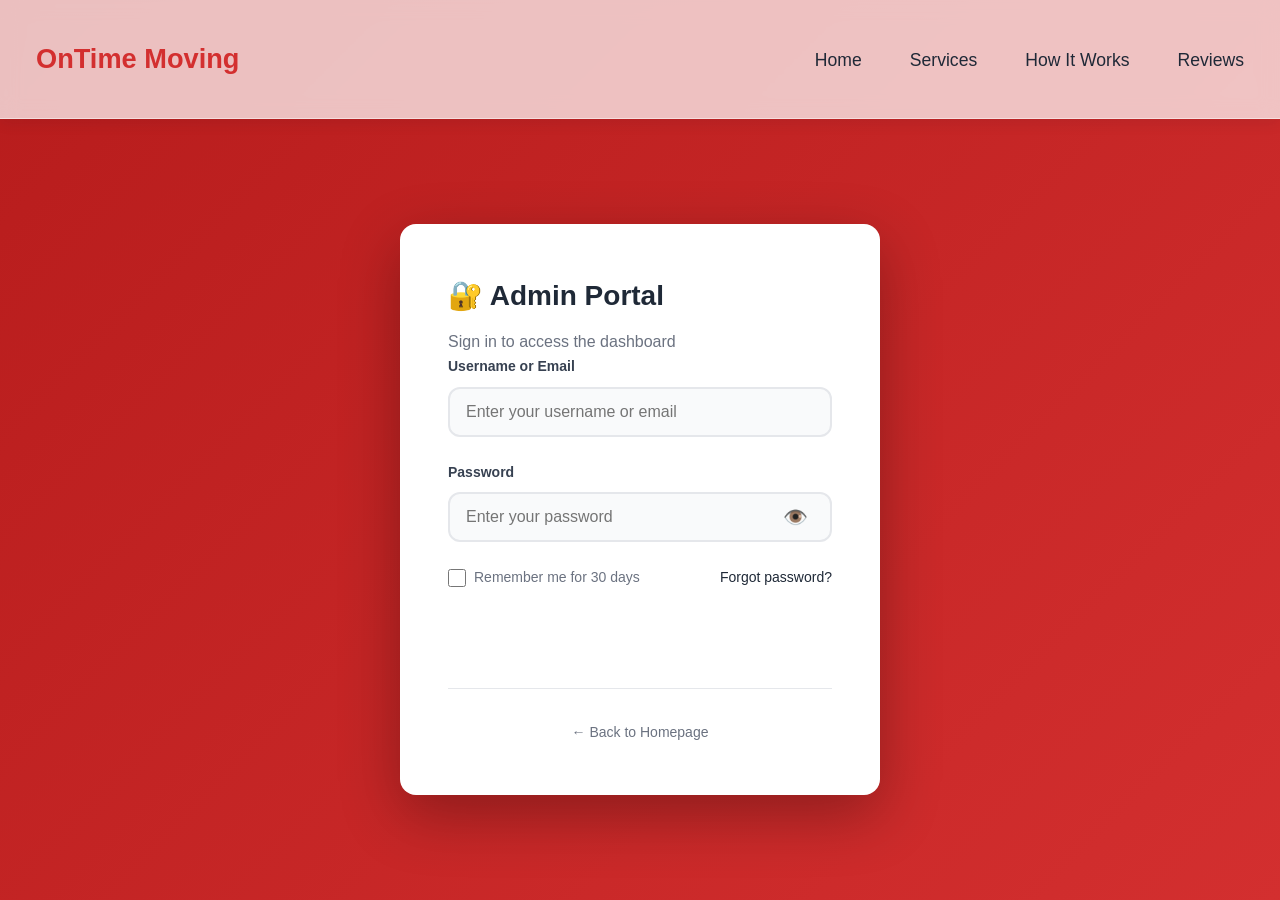
<file: login_modern.html>
<!DOCTYPE html>
<html lang="en">
<head>
    <meta charset="UTF-8">
    <meta name="viewport" content="width=device-width, initial-scale=1.0">
    <title>Admin Login - OnTime Moving</title>
    <link rel="stylesheet" href="styles.css">
    <style>
        body {
            background: linear-gradient(135deg, #b71c1c 0%, #d32f2f 100%);
            min-height: 100vh;
            display: flex;
            flex-direction: column;
        }

        /* Login Container */
        .login-wrapper {
            flex: 1;
            display: flex;
            align-items: center;
            justify-content: center;
            padding: 40px 20px;
        }

        .login-container {
            background: white;
            padding: 48px;
            border-radius: 16px;
            box-shadow: 0 20px 60px rgba(0,0,0,0.3);
            max-width: 480px;
            width: 100%;
            animation: slideUp 0.3s ease-out;
        }

        @keyframes slideUp {
            from {
                opacity: 0;
                transform: translateY(20px);
            }
            to {
                opacity: 1;
                transform: translateY(0);
            }
        }

        .loginheader {
            text-align: center;
            margin-bottom: 40px;
        }

        .login-header h1 {
            color: var(--primary);
            font-size: 28px;
            margin-bottom: 8px;
            font-weight: 700;
        }

        .login-header p {
            color: #6b7280;
            font-size: 16px;
        }

        .form-group {
            margin-bottom: 24px;
        }

        .form-group label {
            display: block;
            margin-bottom: 8px;
            font-weight: 600;
            color: #374151;
            font-size: 14px;
        }

        .form-group input {
            width: 100%;
            padding: 14px 16px;
            border: 2px solid #e5e7eb;
            border-radius: 12px;
            font-size: 16px;
            transition: all 0.3s ease;
            background: #f9fafb;
        }

        .form-group input:focus {
            outline: none;
            border-color: var(--primary);
            background: white;
            box-shadow: 0 0 0 3px rgba(16, 185, 129, 0.1);
        }

        .password-wrapper {
            position: relative;
        }

        .toggle-password {
            position: absolute;
            right: 16px;
            top: 50%;
            transform: translateY(-50%);
            background: none;
            border: none;
            cursor: pointer;
            font-size: 20px;
            color: #6b7280;
            padding: 8px;
            transition: color 0.3s;
        }

        .toggle-password:hover {
            color: var(--primary);
        }

        .form-options {
            display: flex;
            justify-content: space-between;
            align-items: center;
            margin-bottom: 24px;
            font-size: 14px;
        }

        .remember-me {
            display: flex;
            align-items: center;
            gap: 8px;
            color: #6b7280;
            cursor: pointer;
        }

        .remember-me input[type="checkbox"] {
            width: 18px;
            height: 18px;
            cursor: pointer;
            accent-color: var(--primary);
        }

        .forgot-link {
            color: var(--primary);
            text-decoration: none;
            font-weight: 500;
            transition: opacity 0.3s;
        }

        .forgot-link:hover {
            opacity: 0.8;
            text-decoration: underline;
        }

        .alert {
            padding: 14px 16px;
            border-radius: 12px;
            margin-bottom: 24px;
            font-size: 14px;
            display: none;
            animation: slideDown 0.3s ease-out;
        }

        @keyframes slideDown {
            from {
                opacity: 0;
                transform: translateY(-10px);
            }
            to {
                opacity: 1;
                transform: translateY(0);
            }
        }

        .alert.show {
            display: block;
        }

        .alert-error {
            background: #fef2f2;
            color: #dc2626;
            border: 1px solid #fecaca;
        }

        .alert-success {
            background: #f0fdf4;
            color: #16a34a;
            border: 1px solid #bbf7d0;
        }

        .login-btn {
            width: 100%;
            padding: 16px;
            background: var(--primary);
            color: white;
            border: none;
            border-radius: 12px;
            font-size: 16px;
            font-weight: 600;
            cursor: pointer;
            transition: all 0.3s ease;
        }

        .login-btn:hover {
            background: var(--primary-dark);
            transform: translateY(-1px);
            box-shadow: 0 4px 12px rgba(16, 185, 129, 0.3);
        }

        .login-btn:active {
            transform: translateY(0);
        }

        .login-btn:disabled {
            background: #9ca3af;
            cursor: not-allowed;
            transform: none;
            box-shadow: none;
        }

        .login-btn .spinner {
            display: inline-block;
            width: 16px;
            height: 16px;
            border: 2px solid rgba(255,255,255,0.3);
            border-top-color: white;
            border-radius: 50%;
            animation: spin 0.8s linear infinite;
            margin-right: 8px;
        }

        @keyframes spin {
            to { transform: rotate(360deg); }
        }

        .back-link {
            text-align: center;
            margin-top: 24px;
            padding-top: 24px;
            border-top: 1px solid #e5e7eb;
        }

        .back-link a {
            color: #6b7280;
            text-decoration: none;
            font-size: 14px;
            transition: color 0.3s;
        }

        .back-link a:hover {
            color: var(--primary);
        }

        @media (max-width: 640px) {
            .login-container {
                padding: 32px 24px;
            }

            .login-header h1 {
                font-size: 24px;
            }

            .form-options {
                flex-direction: column;
                gap: 12px;
                align-items: flex-start;
            }
        }
    </style>
</head>
<body>
    <!-- Navigation (from shared design) -->
    <nav class="navbar">
        <div class="container">
            <div class="nav-content">
                <a href="index.html" class="logo">OnTime Moving</a>
                <button class="mobile-menu-toggle" aria-label="Toggle menu">
                    <span></span>
                    <span></span>
                    <span></span>
                </button>
                <ul class="nav-links">
                    <li><a href="index.html">Home</a></li>
                    <li><a href="index.html#services">Services</a></li>
                    <li><a href="index.html#how-it-works">How It Works</a></li>
                    <li><a href="index.html#reviews">Reviews</a></li>
                </ul>
            </div>
        </div>
    </nav>

    <!-- Login Form -->
    <div class="login-wrapper">
        <div class="login-container">
            <div class="login-header">
                <h1>🔐 Admin Portal</h1>
                <p>Sign in to access the dashboard</p>
            </div>

            <div id="errorMessage" class="alert alert-error"></div>
            <div id="successMessage" class="alert alert-success"></div>

            <form id="loginForm">
                <div class="form-group">
                    <label for="username">Username or Email</label>
                    <input 
                        type="text" 
                        id="username" 
                        name="username" 
                        required 
                        autocomplete="username"
                        placeholder="Enter your username or email"
                        aria-label="Username or email"
                    >
                </div>

                <div class="form-group">
                    <label for="password">Password</label>
                    <div class="password-wrapper">
                        <input 
                            type="password" 
                            id="password" 
                            name="password" 
                            required 
                            autocomplete="current-password"
                            placeholder="Enter your password"
                            aria-label="Password"
                        >
                        <button type="button" class="toggle-password" onclick="togglePassword()" aria-label="Toggle password visibility">
                            <span id="eyeIcon">👁️</span>
                        </button>
                    </div>
                </div>

                <div class="form-options">
                    <label class="remember-me">
                        <input type="checkbox" name="remember" id="remember">
                        <span>Remember me for 30 days</span>
                    </label>
                    <a href="#" class="forgot-link" onclick="showForgotPassword(); return false;">Forgot password?</a>
                </div>

                <button type="submit" class="login-btn" id="loginBtn">
                    Sign In
                </button>
            </form>

            <div class="back-link">
                <a href="index.html">← Back to Homepage</a>
            </div>
        </div>
    </div>

    <script>
        const API_BASE_URL = 'http://localhost:5000/api';

        function togglePassword() {
            const passwordInput = document.getElementById('password');
            const eyeIcon = document.getElementById('eyeIcon');
            
            if (passwordInput.type === 'password') {
                passwordInput.type = 'text';
                eyeIcon.textContent = '🙈';
            } else {
                passwordInput.type = 'password';
                eyeIcon.textContent = '👁️';
            }
        }

        function showError(message) {
            const errorDiv = document.getElementById('errorMessage');
            const successDiv = document.getElementById('successMessage');
            
            successDiv.classList.remove('show');
            errorDiv.textContent = message;
            errorDiv.classList.add('show');
            
            setTimeout(() => {
                errorDiv.classList.remove('show');
            }, 5000);
        }

        function showSuccess(message) {
            const successDiv = document.getElementById('successMessage');
            const errorDiv = document.getElementById('errorMessage');
            
            errorDiv.classList.remove('show');
            successDiv.textContent = message;
            successDiv.classList.add('show');
        }

        document.getElementById('loginForm').addEventListener('submit', async function(event) {
            event.preventDefault();
            
            const loginBtn = document.getElementById('loginBtn');
            const originalHTML = loginBtn.innerHTML;
            
            // Disable button and show loading
            loginBtn.disabled = true;
            loginBtn.innerHTML = '<span class="spinner"></span> Signing in...';
            
            // Get form data
            const formData = new FormData(event.target);
            const username = formData.get('username');
            const password = formData.get('password');
            const remember = formData.get('remember') === 'on';
            
            try {
                const response = await fetch(`${API_BASE_URL}/auth/login`, {
                    method: 'POST',
                    headers: {
                        'Content-Type': 'application/json',
                    },
                    body: JSON.stringify({
                        username: username,
                        password: password,
                        remember: remember
                    })
                });
                
                const result = await response.json();
                
                if (result.success) {
                    // Store session token
                    const storage = remember ? localStorage : sessionStorage;
                    storage.setItem('sessionToken', result.token);
                    localStorage.setItem('userInfo', JSON.stringify(result.user));
                    
                    showSuccess('✓ Login successful! Redirecting to dashboard...');
                    
                    // Redirect to admin dashboard
                    setTimeout(() => {
                        window.location.href = 'admin.html';
                    }, 1000);
                } else {
                    showError(result.error || 'Invalid credentials. Please try again.');
                    loginBtn.disabled = false;
                    loginBtn.innerHTML = originalHTML;
                }
            } catch (error) {
                console.error('Login error:', error);
                showError('⚠️ Connection error. Please check the server is running.');
                loginBtn.disabled = false;
                loginBtn.innerHTML = originalHTML;
            }
        });

        function showForgotPassword() {
            alert('Password Reset\n\nPlease contact the system administrator:\n\n📧 Email: info@ontime-moving.com\n📞 Phone: (604) 505-0026');
        }

        // Check if already logged in
        window.addEventListener('DOMContentLoaded', function() {
            const token = localStorage.getItem('sessionToken') || sessionStorage.getItem('sessionToken');
            
            if (token) {
                // Verify token is still valid
                fetch(`${API_BASE_URL}/auth/verify`, {
                    headers: {
                        'Authorization': `Bearer ${token}`
                    }
                })
                .then(response => response.json())
                .then(result => {
                    if (result.success) {
                        showSuccess('Already logged in. Redirecting...');
                        setTimeout(() => {
                            window.location.href = 'admin.html';
                        }, 500);
                    }
                })
                .catch(err => console.log('Token verification skipped'));
            }
        });

        // Mobile menu toggle
        document.querySelector('.mobile-menu-toggle')?.addEventListener('click', function() {
            this.classList.toggle('active');
            document.querySelector('.nav-links').classList.toggle('active');
        });
    </script>
</body>
</html>
</file>
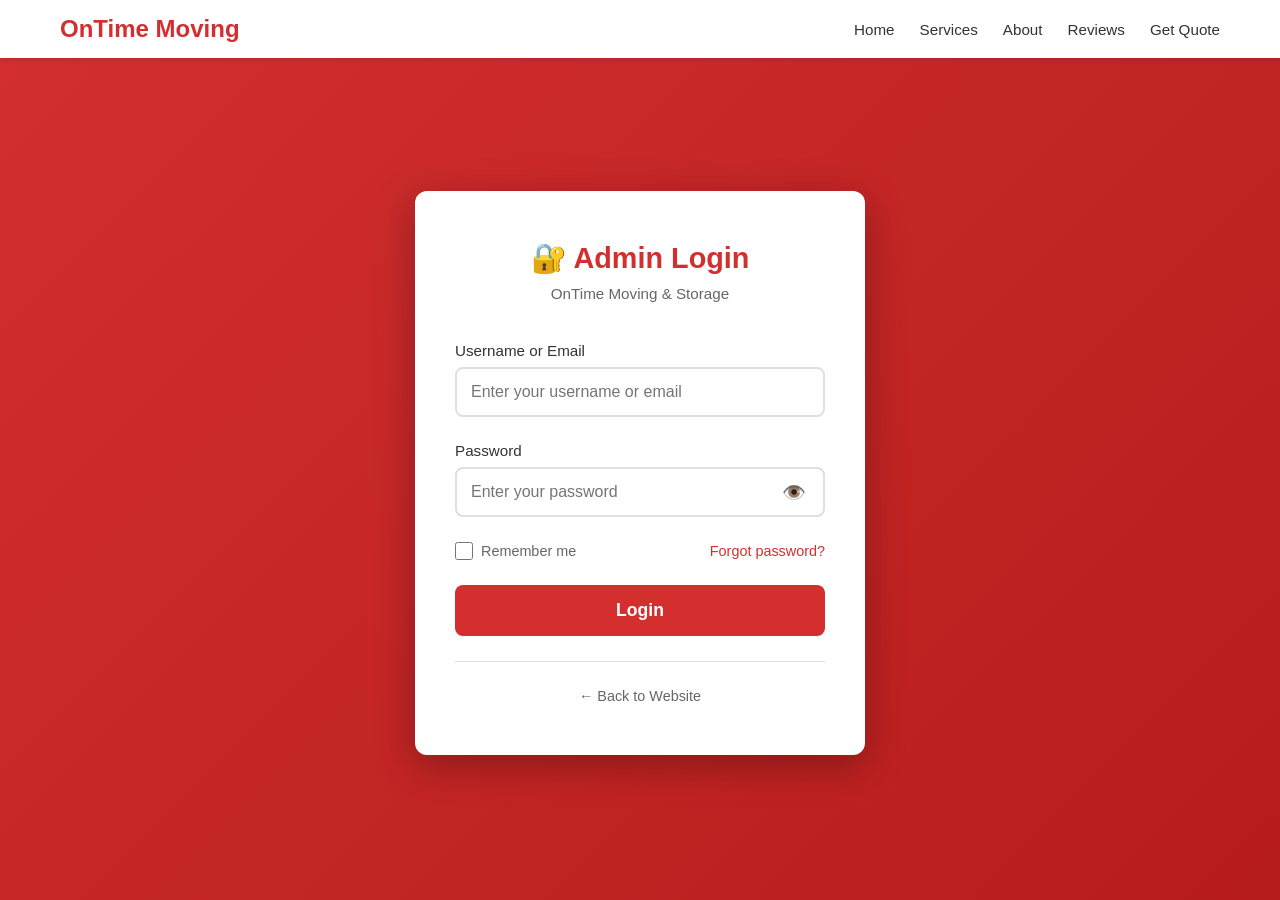
<file: login_old.html>
<!DOCTYPE html>
<html lang="en">
<head>
    <meta charset="UTF-8">
    <meta name="viewport" content="width=device-width, initial-scale=1.0">
    <title>Admin Login - OnTime Moving & Storage</title>
    <style>
        * {
            margin: 0;
            padding: 0;
            box-sizing: border-box;
        }

        :root {
            --primary-red: #d32f2f;
            --dark-gray: #333;
            --light-gray: #f5f5f5;
            --medium-gray: #666;
            --white: #fff;
            --shadow: 0 2px 10px rgba(0,0,0,0.1);
        }

        body {
            font-family: -apple-system, BlinkMacSystemFont, 'Segoe UI', Roboto, 'Helvetica Neue', Arial, sans-serif;
            background: linear-gradient(135deg, #d32f2f 0%, #b71c1c 100%);
            min-height: 100vh;
            padding: 0;
        }

        /* Navigation Header */
        .top-bar {
            background: var(--white);
            padding: 15px 0;
            box-shadow: 0 2px 5px rgba(0,0,0,0.1);
        }

        .top-bar-content {
            max-width: 1200px;
            margin: 0 auto;
            padding: 0 20px;
            display: flex;
            justify-content: space-between;
            align-items: center;
            flex-wrap: wrap;
            gap: 20px;
        }

        .logo {
            font-size: 1.5rem;
            font-weight: 700;
            color: var(--primary-red);
            text-decoration: none;
        }

        .logo:hover {
            color: #b71c1c;
        }

        .top-nav {
            display: flex;
            gap: 25px;
            align-items: center;
            flex-wrap: wrap;
        }

        .top-nav a {
            color: var(--dark-gray);
            text-decoration: none;
            font-weight: 500;
            transition: color 0.3s;
            font-size: 0.95rem;
        }

        .top-nav a:hover {
            color: var(--primary-red);
        }

        .mobile-menu-btn {
            display: none;
            background: none;
            border: none;
            font-size: 1.5rem;
            cursor: pointer;
            color: var(--dark-gray);
        }

        /* Login Container */
        .login-wrapper {
            display: flex;
            align-items: center;
            justify-content: center;
            min-height: calc(100vh - 70px);
            padding: 40px 20px;
        }

        .login-container {
            background: var(--white);
            padding: 50px 40px;
            border-radius: 12px;
            box-shadow: 0 10px 40px rgba(0,0,0,0.3);
            max-width: 450px;
            width: 100%;
        }

        .logo-section {
            text-align: center;
            margin-bottom: 40px;
        }

        .logo-section h1 {
            color: var(--primary-red);
            font-size: 1.8rem;
            margin-bottom: 10px;
        }

        .logo-section p {
            color: var(--medium-gray);
            font-size: 0.95rem;
        }

        .form-group {
            margin-bottom: 25px;
        }

        .form-group label {
            display: block;
            margin-bottom: 8px;
            font-weight: 500;
            color: var(--dark-gray);
            font-size: 0.95rem;
        }

        .form-group input {
            width: 100%;
            padding: 14px;
            border: 2px solid #e0e0e0;
            border-radius: 8px;
            font-size: 1rem;
            transition: border-color 0.3s;
        }

        .form-group input:focus {
            outline: none;
            border-color: var(--primary-red);
        }

        .password-wrapper {
            position: relative;
        }

        .toggle-password {
            position: absolute;
            right: 14px;
            top: 50%;
            transform: translateY(-50%);
            background: none;
            border: none;
            cursor: pointer;
            font-size: 1.2rem;
            color: var(--medium-gray);
            padding: 5px;
        }

        .remember-forgot {
            display: flex;
            justify-content: space-between;
            align-items: center;
            margin-bottom: 25px;
            font-size: 0.9rem;
        }

        .remember-me {
            display: flex;
            align-items: center;
            gap: 8px;
            color: var(--medium-gray);
        }

        .remember-me input[type="checkbox"] {
            width: 18px;
            height: 18px;
            cursor: pointer;
        }

        .forgot-link {
            color: var(--primary-red);
            text-decoration: none;
        }

        .forgot-link:hover {
            text-decoration: underline;
        }

        .login-btn {
            width: 100%;
            padding: 15px;
            background: var(--primary-red);
            color: var(--white);
            border: none;
            border-radius: 8px;
            font-size: 1.1rem;
            font-weight: 600;
            cursor: pointer;
            transition: background 0.3s;
        }

        .login-btn:hover {
            background: #b71c1c;
        }

        .login-btn:disabled {
            background: #ccc;
            cursor: not-allowed;
        }

        .error-message {
            background: #ffebee;
            color: #c62828;
            padding: 12px;
            border-radius: 6px;
            margin-bottom: 20px;
            font-size: 0.9rem;
            display: none;
        }

        .error-message.show {
            display: block;
        }

        .success-message {
            background: #e8f5e9;
            color: #2e7d32;
            padding: 12px;
            border-radius: 6px;
            margin-bottom: 20px;
            font-size: 0.9rem;
            display: none;
        }

        .success-message.show {
            display: block;
        }

        .back-home {
            text-align: center;
            margin-top: 25px;
            padding-top: 25px;
            border-top: 1px solid #e0e0e0;
        }

        .back-home a {
            color: var(--medium-gray);
            text-decoration: none;
            font-size: 0.9rem;
        }

        .back-home a:hover {
            color: var(--primary-red);
        }

        @media (max-width: 768px) {
            .mobile-menu-btn {
                display: block;
            }

            .top-nav {
                display: none;
                width: 100%;
                flex-direction: column;
                align-items: flex-start;
                gap: 15px;
            }

            .top-nav.active {
                display: flex;
            }
        }

        @media (max-width: 480px) {
            .login-container {
                padding: 30px 25px;
            }

            .logo-section h1 {
                font-size: 1.5rem;
            }
        }
    </style>
</head>
<body>
    <!-- Navigation Header -->
    <nav class="top-bar">
        <div class="top-bar-content">
            <a href="index.html" class="logo">OnTime Moving</a>
            
            <button class="mobile-menu-btn" onclick="toggleMobileMenu()">☰</button>
            
            <div class="top-nav" id="topNav">
                <a href="index.html">Home</a>
                <a href="services.html">Services</a>
                <a href="about.html">About</a>
                <a href="reviews.html">Reviews</a>
                <a href="contact.html">Get Quote</a>
            </div>
        </div>
    </nav>

    <!-- Login Form -->
    <div class="login-wrapper">
        <div class="login-container">
            <div class="logo-section">
                <h1>🔐 Admin Login</h1>
                <p>OnTime Moving & Storage</p>
            </div>

            <div id="errorMessage" class="error-message"></div>
            <div id="successMessage" class="success-message"></div>

            <form id="loginForm" onsubmit="return handleLogin(event)">
                <div class="form-group">
                    <label for="username">Username or Email</label>
                    <input 
                        type="text" 
                        id="username" 
                        name="username" 
                        required 
                        autocomplete="username"
                        placeholder="Enter your username or email"
                    >
                </div>

                <div class="form-group">
                    <label for="password">Password</label>
                    <div class="password-wrapper">
                        <input 
                            type="password" 
                            id="password" 
                            name="password" 
                            required 
                            autocomplete="current-password"
                            placeholder="Enter your password"
                        >
                        <button type="button" class="toggle-password" onclick="togglePassword()">
                            👁️
                        </button>
                    </div>
                </div>

                <div class="remember-forgot">
                    <label class="remember-me">
                        <input type="checkbox" name="remember" id="remember">
                        <span>Remember me</span>
                    </label>
                    <a href="#" class="forgot-link" onclick="showForgotPassword(); return false;">Forgot password?</a>
                </div>

                <button type="submit" class="login-btn" id="loginBtn">Login</button>
            </form>

            <div class="back-home">
                <a href="index.html">← Back to Website</a>
            </div>
        </div>
    </div>

    <script>
        const API_BASE_URL = 'http://localhost:5000/api';

        // Mobile menu toggle
        function toggleMobileMenu() {
            const nav = document.getElementById('topNav');
            nav.classList.toggle('active');
        }

        function togglePassword() {
            const passwordInput = document.getElementById('password');
            const type = passwordInput.type === 'password' ? 'text' : 'password';
            passwordInput.type = type;
        }

        function showError(message) {
            const errorDiv = document.getElementById('errorMessage');
            errorDiv.textContent = message;
            errorDiv.classList.add('show');
            setTimeout(() => {
                errorDiv.classList.remove('show');
            }, 5000);
        }

        function showSuccess(message) {
            const successDiv = document.getElementById('successMessage');
            successDiv.textContent = message;
            successDiv.classList.add('show');
        }

        async function handleLogin(event) {
            event.preventDefault();
            
            const loginBtn = document.getElementById('loginBtn');
            const originalText = loginBtn.textContent;
            
            // Disable button and show loading
            loginBtn.disabled = true;
            loginBtn.textContent = 'Logging in...';
            
            // Get form data
            const formData = new FormData(event.target);
            const username = formData.get('username');
            const password = formData.get('password');
            const remember = formData.get('remember') === 'on';
            
            try {
                const response = await fetch(`${API_BASE_URL}/auth/login`, {
                    method: 'POST',
                    headers: {
                        'Content-Type': 'application/json',
                    },
                    body: JSON.stringify({
                        username: username,
                        password: password,
                        remember: remember
                    })
                });
                
                const result = await response.json();
                
                if (result.success) {
                    // Store session token
                    if (remember) {
                        localStorage.setItem('sessionToken', result.token);
                    } else {
                        sessionStorage.setItem('sessionToken', result.token);
                    }
                    
                    // Store user info
                    localStorage.setItem('userInfo', JSON.stringify(result.user));
                    
                    showSuccess('Login successful! Redirecting...');
                    
                    // Redirect to admin dashboard
                    setTimeout(() => {
                        window.location.href = 'admin.html';
                    }, 1000);
                } else {
                    showError(result.error || 'Login failed. Please check your credentials.');
                    loginBtn.disabled = false;
                    loginBtn.textContent = originalText;
                }
            } catch (error) {
                console.error('Login error:', error);
                showError('Connection error. Please try again later.');
                loginBtn.disabled = false;
                loginBtn.textContent = originalText;
            }
            
            return false;
        }

        function showForgotPassword() {
            alert('Please contact the system administrator to reset your password.\nEmail: info@ontime-moving.com\nPhone: (604) 505-0026');
        }

        // Check if already logged in
        document.addEventListener('DOMContentLoaded', function() {
            const token = localStorage.getItem('sessionToken') || sessionStorage.getItem('sessionToken');
            if (token) {
                // Verify token is still valid
                fetch(`${API_BASE_URL}/auth/verify`, {
                    headers: {
                        'Authorization': `Bearer ${token}`
                    }
                })
                .then(response => response.json())
                .then(result => {
                    if (result.success) {
                        window.location.href = 'admin.html';
                    }
                })
                .catch(err => console.log('Token verification failed'));
            }
        });
    </script>
</body>
</html>
</file>
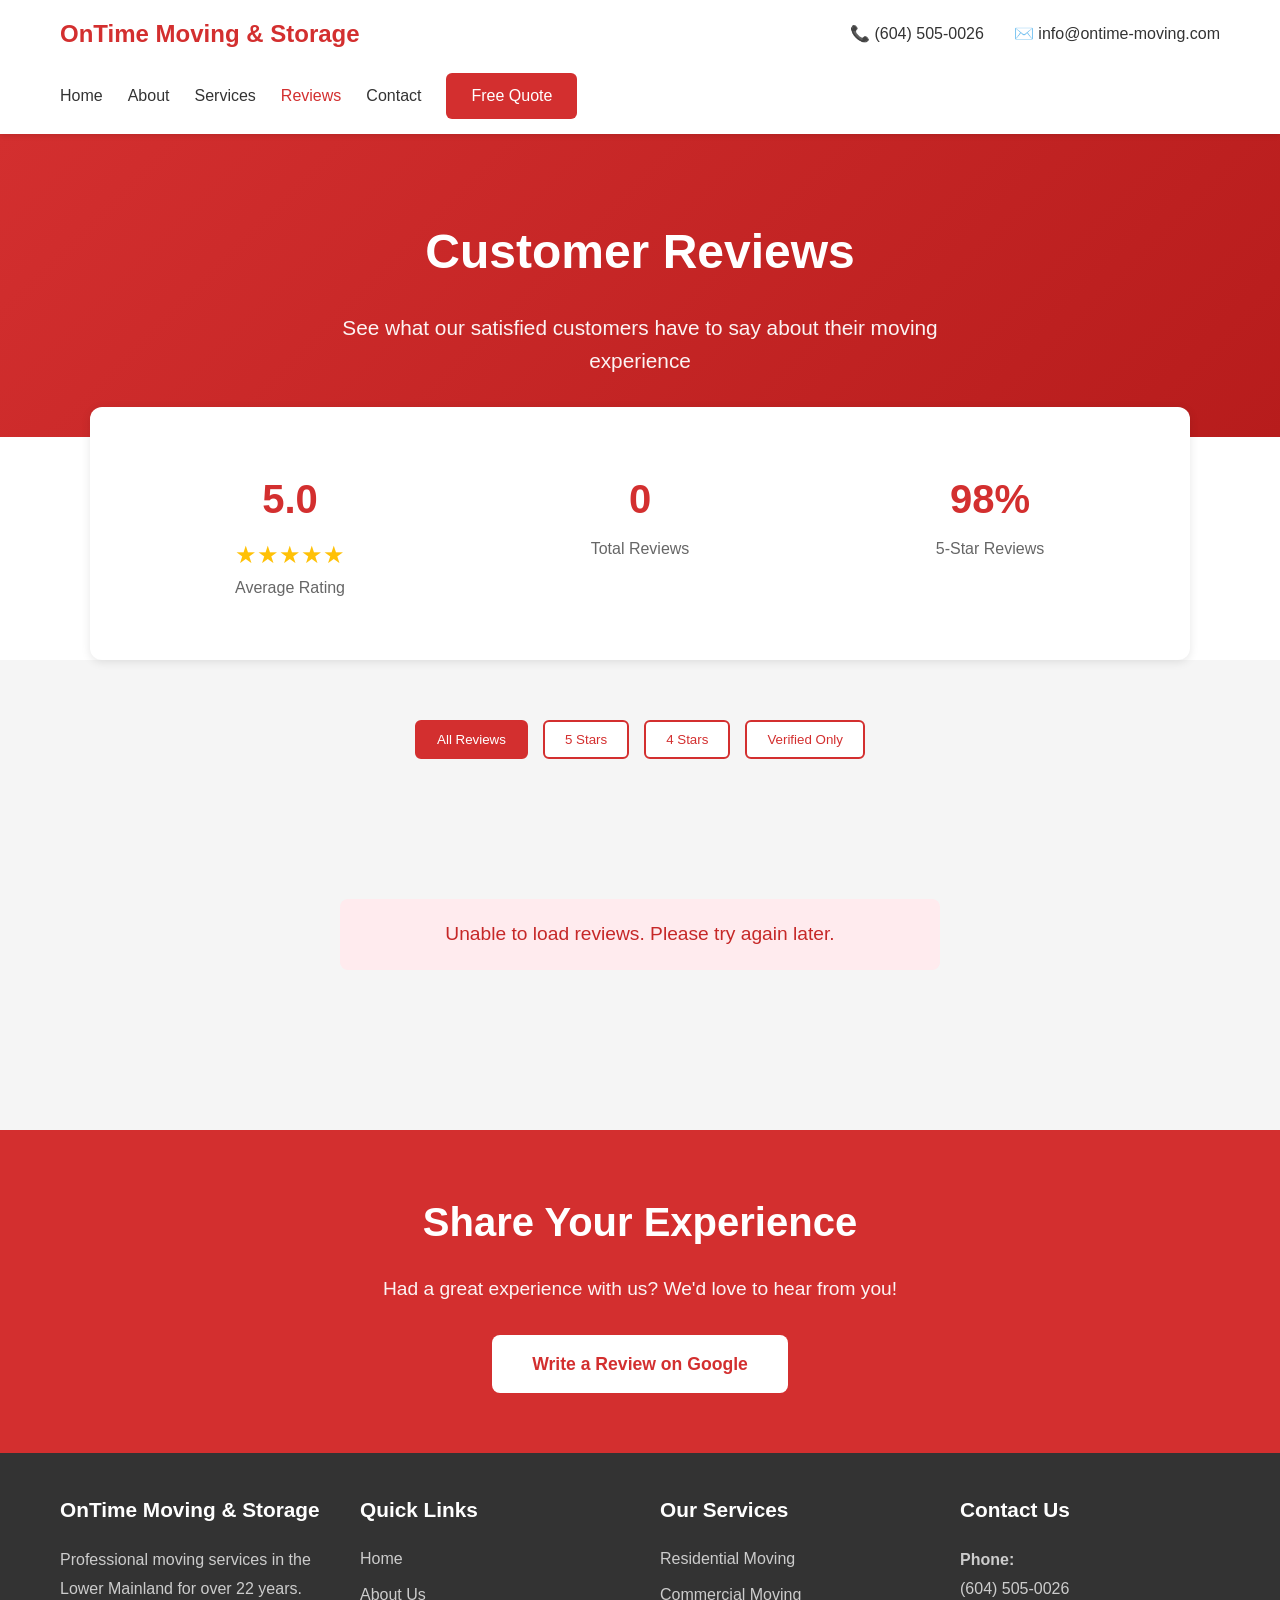
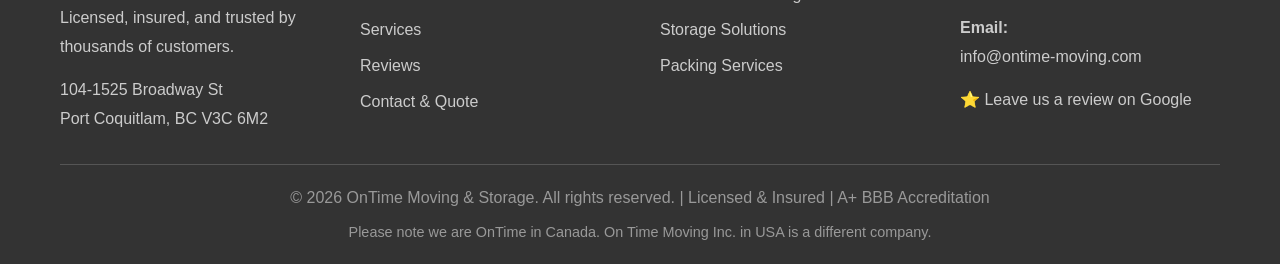
<file: reviews.html>
<!DOCTYPE html>
<html lang="en">
<head>
    <meta charset="UTF-8">
    <meta name="viewport" content="width=device-width, initial-scale=1.0">
    <title>Customer Reviews - OnTime Moving & Storage</title>
    <style>
        * {
            margin: 0;
            padding: 0;
            box-sizing: border-box;
        }

        :root {
            --primary: #d32f2f;
            --dark-gray: #333;
            --light-gray: #f5f5f5;
            --medium-gray: #666;
            --white: #fff;
            --shadow: 0 2px 10px rgba(0,0,0,0.1);
            --shadow-hover: 0 4px 20px rgba(0,0,0,0.15);
            --gold: #ffc107;
        }

        body {
            font-family: -apple-system, BlinkMacSystemFont, 'Segoe UI', Roboto, 'Helvetica Neue', Arial, sans-serif;
            line-height: 1.6;
            color: var(--dark-gray);
            background: var(--white);
        }

        .top-bar {
            background: var(--white);
            padding: 15px 0;
            box-shadow: 0 2px 5px rgba(0,0,0,0.1);
            position: sticky;
            top: 0;
            z-index: 1000;
        }

        .container {
            max-width: 1200px;
            margin: 0 auto;
            padding: 0 20px;
        }

        .top-bar-content {
            display: flex;
            justify-content: space-between;
            align-items: center;
            flex-wrap: wrap;
            gap: 20px;
        }

        .logo {
            font-size: 1.5rem;
            font-weight: 700;
            color: var(--primary);
            text-decoration: none;
        }

        .top-contact {
            display: flex;
            gap: 30px;
            align-items: center;
            flex-wrap: wrap;
        }

        .top-contact a {
            color: var(--dark-gray);
            text-decoration: none;
            font-weight: 500;
            transition: color 0.3s;
        }

        .top-contact a:hover {
            color: var(--primary);
        }

        .top-nav {
            display: flex;
            gap: 25px;
            align-items: center;
        }

        .top-nav a {
            color: var(--dark-gray);
            text-decoration: none;
            font-weight: 500;
            transition: color 0.3s;
        }

        .top-nav a:hover, .top-nav a.active {
            color: var(--primary);
        }

        .nav-cta {
            background: var(--primary);
            color: var(--white) !important;
            padding: 10px 25px;
            border-radius: 6px;
            font-weight: 600;
        }

        .nav-cta:hover {
            background: #b71c1c;
        }

        .hero {
            background: linear-gradient(135deg, #d32f2f 0%, #b71c1c 100%);
            color: var(--white);
            padding: 80px 20px 60px;
            text-align: center;
        }

        .hero h1 {
            font-size: 3rem;
            margin-bottom: 20px;
            font-weight: 700;
        }

        .hero p {
            font-size: 1.3rem;
            max-width: 700px;
            margin: 0 auto;
            opacity: 0.95;
        }

        .stats-section {
            background: var(--white);
            padding: 40px 20px;
            box-shadow: var(--shadow);
            margin: -30px auto 0;
            max-width: 1100px;
            border-radius: 12px;
            position: relative;
        }

        .stats-grid {
            display: grid;
            grid-template-columns: repeat(auto-fit, minmax(200px, 1fr));
            gap: 30px;
            text-align: center;
        }

        .stat-item {
            padding: 20px;
        }

        .stat-number {
            font-size: 2.5rem;
            font-weight: 700;
            color: var(--primary);
            display: block;
            margin-bottom: 5px;
        }

        .stat-label {
            font-size: 1rem;
            color: var(--medium-gray);
        }

        .stars {
            color: var(--gold);
            font-size: 1.5rem;
        }

        .content-section {
            padding: 60px 20px;
        }

        .content-section:nth-child(even) {
            background: var(--light-gray);
        }

        .filter-controls {
            display: flex;
            justify-content: center;
            gap: 15px;
            margin-bottom: 40px;
            flex-wrap: wrap;
        }

        .filter-btn {
            padding: 10px 20px;
            border: 2px solid var(--primary);
            background: var(--white);
            color: var(--primary);
            border-radius: 6px;
            cursor: pointer;
            font-weight: 500;
            transition: all 0.3s;
        }

        .filter-btn:hover,
        .filter-btn.active {
            background: var(--primary);
            color: var(--white);
        }

        .reviews-grid {
            display: grid;
            grid-template-columns: repeat(auto-fill, minmax(350px, 1fr));
            gap: 30px;
            margin-top: 40px;
        }

        .review-card {
            background: var(--white);
            padding: 30px;
            border-radius: 12px;
            box-shadow: var(--shadow);
            transition: all 0.3s;
            border-left: 4px solid var(--primary);
        }

        .review-card:hover {
            transform: translateY(-5px);
            box-shadow: var(--shadow-hover);
        }

        .review-header {
            display: flex;
            justify-content: space-between;
            align-items: flex-start;
            margin-bottom: 15px;
        }

        .reviewer-info h3 {
            font-size: 1.2rem;
            margin-bottom: 5px;
            color: var(--dark-gray);
        }

        .review-date {
            font-size: 0.9rem;
            color: var(--medium-gray);
        }

        .rating {
            color: var(--gold);
            font-size: 1.2rem;
        }

        .review-text {
            color: var(--medium-gray);
            line-height: 1.8;
            margin-top: 15px;
        }

        .verified-badge {
            display: inline-flex;
            align-items: center;
            gap: 5px;
            background: #4caf50;
            color: white;
            padding: 4px 10px;
            border-radius: 4px;
            font-size: 0.85rem;
            margin-top: 10px;
        }

        .loading {
            text-align: center;
            padding: 60px 20px;
            font-size: 1.2rem;
            color: var(--medium-gray);
        }

        .error-message {
            background: #ffebee;
            color: #c62828;
            padding: 20px;
            border-radius: 8px;
            text-align: center;
            margin: 40px auto;
            max-width: 600px;
        }

        .cta-section {
            background: var(--primary);
            color: var(--white);
            padding: 60px 20px;
            text-align: center;
        }

        .cta-section h2 {
            font-size: 2.5rem;
            margin-bottom: 20px;
        }

        .cta-section p {
            font-size: 1.2rem;
            margin-bottom: 30px;
            opacity: 0.95;
        }

        .cta-button {
            display: inline-block;
            background: var(--white);
            color: var(--primary);
            padding: 15px 40px;
            border-radius: 8px;
            text-decoration: none;
            font-weight: 600;
            font-size: 1.1rem;
            transition: transform 0.3s;
        }

        .cta-button:hover {
            transform: scale(1.05);
        }

        footer {
            background: var(--dark-gray);
            color: var(--white);
            padding: 40px 20px 20px;
        }

        .footer-content {
            display: grid;
            grid-template-columns: repeat(auto-fit, minmax(250px, 1fr));
            gap: 40px;
            margin-bottom: 30px;
        }

        .footer-section h3 {
            font-size: 1.3rem;
            margin-bottom: 20px;
            color: var(--white);
        }

        .footer-section p {
            color: #ccc;
            line-height: 1.8;
        }

        .footer-links {
            list-style: none;
        }

        .footer-links li {
            margin-bottom: 10px;
        }

        .footer-links a {
            color: #ccc;
            text-decoration: none;
            transition: color 0.3s;
        }

        .footer-links a:hover {
            color: var(--white);
        }

        .social-links {
            display: flex;
            gap: 15px;
            font-size: 1.5rem;
        }

        .social-links a {
            color: #ccc;
            transition: color 0.3s;
        }

        .social-links a:hover {
            color: var(--white);
        }

        .footer-bottom {
            text-align: center;
            padding-top: 20px;
            border-top: 1px solid #555;
            color: #999;
        }

        footer a {
            color: var(--white);
            text-decoration: none;
        }

        footer a:hover {
            color: var(--primary);
        }

        @media (max-width: 768px) {
            .hero h1 {
                font-size: 2rem;
            }

            .hero p {
                font-size: 1.1rem;
            }

            .reviews-grid {
                grid-template-columns: 1fr;
            }

            .top-contact,
            .top-nav {
                width: 100%;
                justify-content: center;
            }
        }
    </style>
</head>
<body>
    <!-- Navigation -->
    <header class="top-bar">
        <div class="container">
            <div class="top-bar-content">
                <a href="index.html" class="logo" style="text-decoration: none;">OnTime Moving & Storage</a>
                <div class="top-contact">
                    <a href="tel:+16045050026">📞 (604) 505-0026</a>
                    <a href="mailto:info@ontime-moving.com">✉️ info@ontime-moving.com</a>
                </div>
                <nav class="top-nav">
                    <a href="index.html">Home</a>
                    <a href="about.html">About</a>
                    <a href="services.html">Services</a>
                    <a href="reviews.html" class="active">Reviews</a>
                    <a href="contact.html">Contact</a>
                    <a href="contact.html#quoteForm" class="nav-cta">Free Quote</a>
                </nav>
            </div>
        </div>
    </header>

    <!-- Hero Section -->
    <section class="hero">
        <div class="container">
            <h1>Customer Reviews</h1>
            <p>See what our satisfied customers have to say about their moving experience</p>
        </div>
    </section>

    <!-- Statistics Section -->
    <section class="stats-section">
        <div class="container">
            <div class="stats-grid">
                <div class="stat-item">
                    <span class="stat-number" id="avgRating">5.0</span>
                    <span class="stars">★★★★★</span>
                    <div class="stat-label">Average Rating</div>
                </div>
                <div class="stat-item">
                    <span class="stat-number" id="totalReviews">0</span>
                    <div class="stat-label">Total Reviews</div>
                </div>
                <div class="stat-item">
                    <span class="stat-number" id="fiveStarPercent">98%</span>
                    <div class="stat-label">5-Star Reviews</div>
                </div>
            </div>
        </div>
    </section>

    <!-- Reviews Section -->
    <section class="content-section">
        <div class="container">
            <div class="filter-controls">
                <button class="filter-btn active" onclick="filterReviews('all')">All Reviews</button>
                <button class="filter-btn" onclick="filterReviews(5)">5 Stars</button>
                <button class="filter-btn" onclick="filterReviews(4)">4 Stars</button>
                <button class="filter-btn" onclick="filterReviews('verified')">Verified Only</button>
            </div>

            <div id="reviewsContainer" class="loading">
                Loading reviews...
            </div>
        </div>
    </section>

    <!-- CTA Section -->
    <section class="cta-section">
        <div class="container">
            <h2>Share Your Experience</h2>
            <p>Had a great experience with us? We'd love to hear from you!</p>
            <a href="#" class="cta-button" onclick="openGoogleReview(); return false;">Write a Review on Google</a>
        </div>
    </section>

    <!-- Footer -->
    <footer>
        <div class="container">
            <div class="footer-content">
                <div class="footer-section">
                    <h3>OnTime Moving & Storage</h3>
                    <p>Professional moving services in the Lower Mainland for over 22 years. Licensed, insured, and trusted by thousands of customers.</p>
                    <p style="margin-top: 15px;">104-1525 Broadway St<br>Port Coquitlam, BC V3C 6M2</p>
                </div>

                <div class="footer-section">
                    <h3>Quick Links</h3>
                    <ul class="footer-links">
                        <li><a href="index.html">Home</a></li>
                        <li><a href="about.html">About Us</a></li>
                        <li><a href="services.html">Services</a></li>
                        <li><a href="reviews.html">Reviews</a></li>
                        <li><a href="contact.html">Contact & Quote</a></li>
                    </ul>
                </div>

                <div class="footer-section">
                    <h3>Our Services</h3>
                    <ul class="footer-links">
                        <li><a href="services.html">Residential Moving</a></li>
                        <li><a href="services.html">Commercial Moving</a></li>
                        <li><a href="services.html">Storage Solutions</a></li>
                        <li><a href="services.html">Packing Services</a></li>
                    </ul>
                </div>

                <div class="footer-section">
                    <h3>Contact Us</h3>
                    <p><strong>Phone:</strong><br><a href="tel:6045050026" style="color: #ccc;">(604) 505-0026</a></p>
                    <p style="margin-top: 10px;"><strong>Email:</strong><br><a href="mailto:info@ontime-moving.com" style="color: #ccc;">info@ontime-moving.com</a></p>
                    <p style="margin-top: 15px;">
                        <a href="https://www.google.com/search?q=ontime+moving#lrd=0x5485d60c7bda081d:0x31940ea9dfb00809,1" target="_blank" style="color: #ccc;">⭐ Leave us a review on Google</a>
                    </p>
                </div>
            </div>

            <div class="footer-bottom">
                <p>&copy; 2026 OnTime Moving & Storage. All rights reserved. | Licensed & Insured | A+ BBB Accreditation</p>
                <p style="margin-top: 10px; font-size: 0.9rem;">Please note we are OnTime in Canada. On Time Moving Inc. in USA is a different company.</p>
            </div>
        </div>
    </footer>

    <script>
        // API Configuration
        const API_BASE_URL = 'http://localhost:5000/api';
        let allReviews = [];
        let currentFilter = 'all';
        let googleReviewsUrl = 'https://www.google.com/search?q=ontime+moving#lrd=0x5485d60c7bda081d:0x31940ea9dfb00809,1';

        // Load Google Reviews URL from config
        async function loadGoogleUrl() {
            try {
                const response = await fetch(`${API_BASE_URL}/config`);
                const data = await response.json();
                if (data.success && data.config.googleReviews && data.config.googleReviews.url) {
                    googleReviewsUrl = data.config.googleReviews.url;
                }
            } catch (error) {
                console.log('Using default Google Reviews URL');
            }
        }

        // Open Google Reviews
        function openGoogleReview() {
            window.open(googleReviewsUrl, '_blank');
        }

        // Fetch and display reviews
        async function loadReviews() {
            try {
                const response = await fetch(`${API_BASE_URL}/reviews`);
                const data = await response.json();
                
                if (data.success && data.reviews) {
                    allReviews = data.reviews;
                    displayReviews(allReviews);
                    updateStatistics();
                } else {
                    showError('Failed to load reviews');
                }
            } catch (error) {
                console.error('Error loading reviews:', error);
                showError('Unable to load reviews. Please try again later.');
            }
        }

        // Display reviews
        function displayReviews(reviews) {
            const container = document.getElementById('reviewsContainer');
            
            if (!reviews || reviews.length === 0) {
                container.innerHTML = '<p class="loading">No reviews found.</p>';
                return;
            }

            container.className = 'reviews-grid';
            container.innerHTML = reviews.map(review => `
                <div class="review-card">
                    <div class="review-header">
                        <div class="reviewer-info">
                            <h3>${escapeHtml(review.author_name || 'Anonymous')}</h3>
                            <div class="review-date">${formatDate(review.created_at)}</div>
                        </div>
                        <div class="rating">${generateStars(review.rating)}</div>
                    </div>
                    <div class="review-text">${escapeHtml(review.text)}</div>
                    ${review.verified ? '<span class="verified-badge">✓ Verified Customer</span>' : ''}
                </div>
            `).join('');
        }

        // Generate star rating HTML
        function generateStars(rating) {
            const fullStars = Math.floor(rating);
            const emptyStars = 5 - fullStars;
            return '★'.repeat(fullStars) + '☆'.repeat(emptyStars);
        }

        // Format date
        function formatDate(dateString) {
            const date = new Date(dateString);
            const options = { year: 'numeric', month: 'long', day: 'numeric' };
            return date.toLocaleDateString('en-US', options);
        }

        // Escape HTML to prevent XSS
        function escapeHtml(text) {
            const map = {
                '&': '&amp;',
                '<': '&lt;',
                '>': '&gt;',
                '"': '&quot;',
                "'": '&#039;'
            };
            return text.replace(/[&<>"']/g, m => map[m]);
        }

        // Filter reviews
        function filterReviews(filter) {
            currentFilter = filter;
            
            // Update active button
            document.querySelectorAll('.filter-btn').forEach(btn => {
                btn.classList.remove('active');
            });
            event.target.classList.add('active');

            let filteredReviews = allReviews;

            if (filter === 'verified') {
                filteredReviews = allReviews.filter(r => r.verified);
            } else if (typeof filter === 'number') {
                filteredReviews = allReviews.filter(r => r.rating === filter);
            }

            displayReviews(filteredReviews);
        }

        // Update statistics
        function updateStatistics() {
            if (allReviews.length === 0) return;

            // Calculate average rating
            const avgRating = allReviews.reduce((sum, r) => sum + r.rating, 0) / allReviews.length;
            document.getElementById('avgRating').textContent = avgRating.toFixed(1);

            // Total reviews
            document.getElementById('totalReviews').textContent = allReviews.length;

            // Five star percentage
            const fiveStarCount = allReviews.filter(r => r.rating === 5).length;
            const fiveStarPercent = Math.round((fiveStarCount / allReviews.length) * 100);
            document.getElementById('fiveStarPercent').textContent = fiveStarPercent + '%';
        }

        // Show error message
        function showError(message) {
            const container = document.getElementById('reviewsContainer');
            container.innerHTML = `<div class="error-message">${message}</div>`;
        }

        // Initialize page
        document.addEventListener('DOMContentLoaded', async function() {
            await loadGoogleUrl();
            await loadReviews();
        });
    </script>
</body>
</html>
</file>
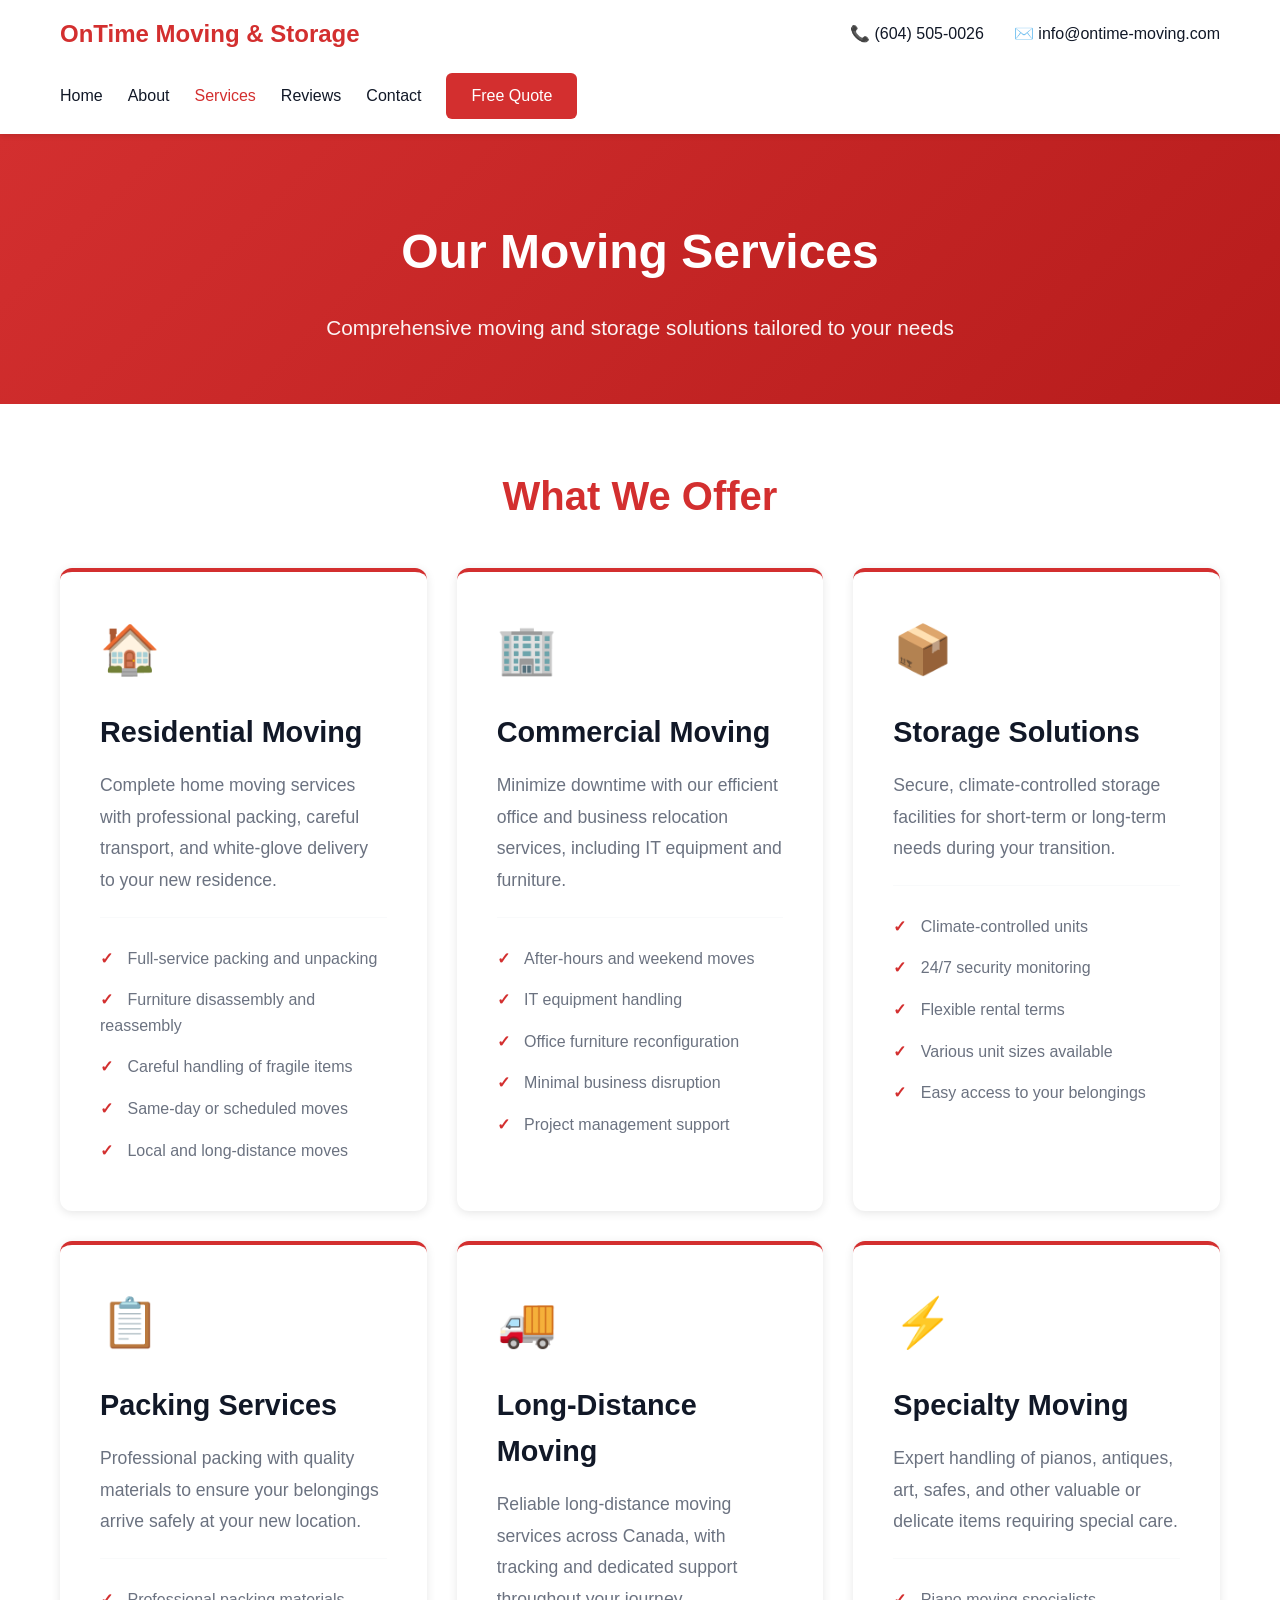
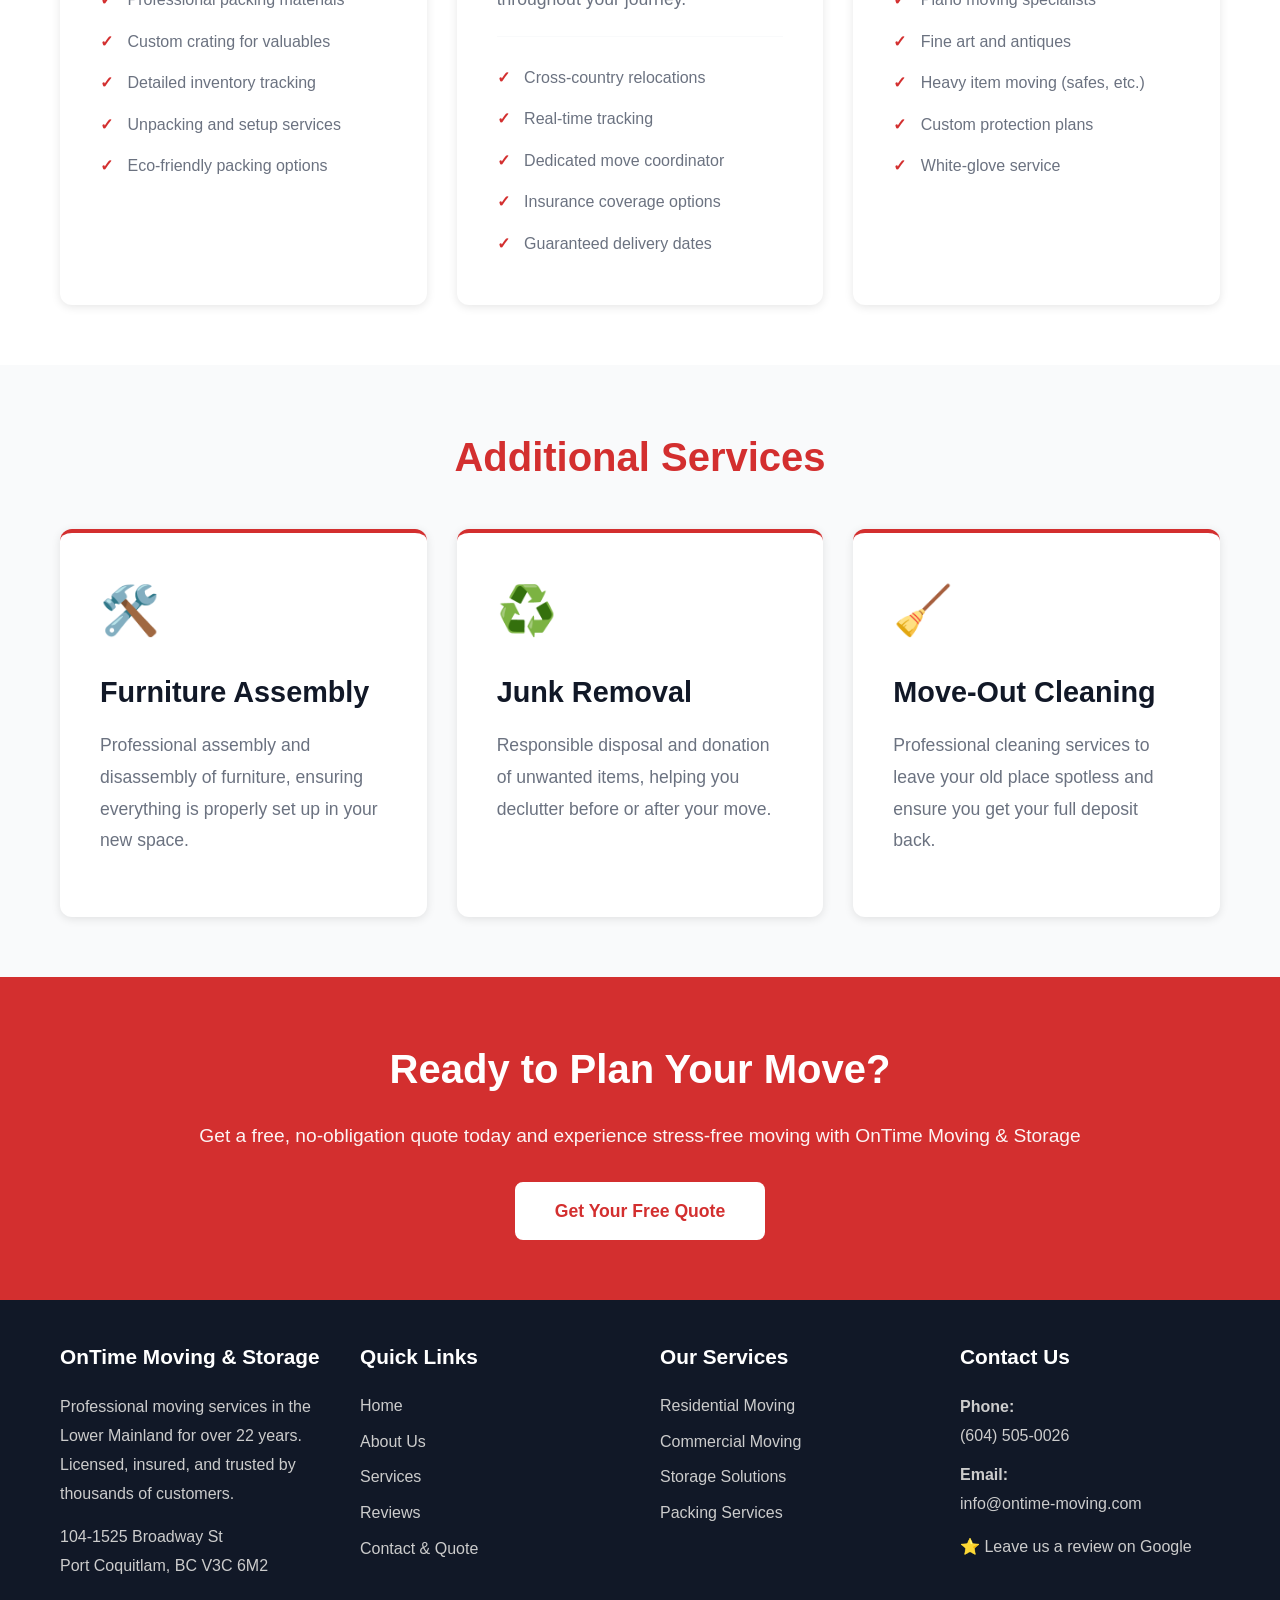
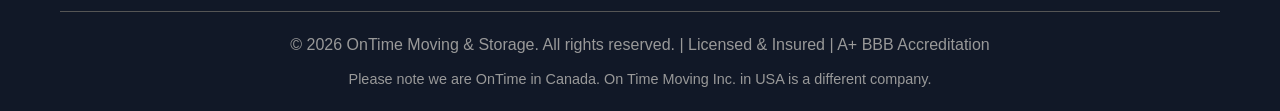
<file: services.html>
<!DOCTYPE html>
<html lang="en">
<head>
    <meta charset="UTF-8">
    <meta name="viewport" content="width=device-width, initial-scale=1.0">
    <title>Our Services - OnTime Moving & Storage</title>
    <style>
        * {
            margin: 0;
            padding: 0;
            box-sizing: border-box;
        }

        :root {
            --primary: #d32f2f;
            --primary-dark: #b71c1c;
            --dark-gray: #111827;
            --light-gray: #f9fafb;
            --medium-gray: #6b7280;
            --white: #fff;
            --shadow: 0 2px 10px rgba(0,0,0,0.1);
            --shadow-hover: 0 4px 20px rgba(0,0,0,0.15);
        }

        body {
            font-family: -apple-system, BlinkMacSystemFont, 'Segoe UI', Roboto, 'Helvetica Neue', Arial, sans-serif;
            line-height: 1.6;
            color: var(--dark-gray);
            background: var(--white);
        }

        .top-bar {
            background: var(--white);
            padding: 15px 0;
            box-shadow: 0 2px 5px rgba(0,0,0,0.1);
            position: sticky;
            top: 0;
            z-index: 1000;
        }

        .container {
            max-width: 1200px;
            margin: 0 auto;
            padding: 0 20px;
        }

        .top-bar-content {
            display: flex;
            justify-content: space-between;
            align-items: center;
            flex-wrap: wrap;
            gap: 20px;
        }

        .logo {
            font-size: 1.5rem;
            font-weight: 700;
            color: var(--primary);
            text-decoration: none;
        }

        .top-contact {
            display: flex;
            gap: 30px;
            align-items: center;
            flex-wrap: wrap;
        }

        .top-contact a {
            color: var(--dark-gray);
            text-decoration: none;
            font-weight: 500;
            transition: color 0.3s;
        }

        .top-contact a:hover {
            color: var(--primary);
        }

        .top-nav {
            display: flex;
            gap: 25px;
            align-items: center;
        }

        .top-nav a {
            color: var(--dark-gray);
            text-decoration: none;
            font-weight: 500;
            transition: color 0.3s;
        }

        .top-nav a:hover, .top-nav a.active {
            color: var(--primary);
        }

        .nav-cta {
            background: var(--primary);
            color: var(--white) !important;
            padding: 10px 25px;
            border-radius: 6px;
            font-weight: 600;
        }

        .nav-cta:hover {
            background: #b71c1c;
        }

        .hero {
            background: linear-gradient(135deg, #d32f2f 0%, #b71c1c 100%);
            color: var(--white);
            padding: 80px 20px 60px;
            text-align: center;
        }

        .hero h1 {
            font-size: 3rem;
            margin-bottom: 20px;
            font-weight: 700;
        }

        .hero p {
            font-size: 1.3rem;
            max-width: 700px;
            margin: 0 auto;
            opacity: 0.95;
        }

        .content-section {
            padding: 60px 20px;
        }

        .content-section:nth-child(even) {
            background: var(--light-gray);
        }

        .content-section h2 {
            font-size: 2.5rem;
            margin-bottom: 40px;
            color: var(--primary);
            text-align: center;
        }

        .services-grid {
            display: grid;
            grid-template-columns: repeat(auto-fit, minmax(300px, 1fr));
            gap: 30px;
            margin-top: 40px;
        }

        .service-card {
            background: var(--white);
            padding: 40px;
            border-radius: 12px;
            box-shadow: var(--shadow);
            transition: all 0.3s;
            border-top: 4px solid var(--primary);
        }

        .service-card:hover {
            transform: translateY(-10px);
            box-shadow: var(--shadow-hover);
        }

        .service-icon {
            font-size: 3rem;
            margin-bottom: 20px;
            display: block;
        }

        .service-card h3 {
            font-size: 1.8rem;
            margin-bottom: 15px;
            color: var(--dark-gray);
        }

        .service-card p {
            font-size: 1.1rem;
            line-height: 1.8;
            color: var(--medium-gray);
            margin-bottom: 20px;
        }

        .service-features {
            list-style: none;
            margin-top: 20px;
            padding-top: 20px;
            border-top: 1px solid var(--light-gray);
        }

        .service-features li {
            padding: 8px 0;
            color: var(--medium-gray);
        }

        .service-features li:before {
            content: "✓ ";
            color: var(--primary);
            font-weight: bold;
            margin-right: 10px;
        }

        .cta-section {
            background: var(--primary);
            color: var(--white);
            padding: 60px 20px;
            text-align: center;
        }

        .cta-section h2 {
            color: var(--white);
            font-size: 2.5rem;
            margin-bottom: 20px;
        }

        .cta-section p {
            font-size: 1.2rem;
            margin-bottom: 30px;
            opacity: 0.95;
        }

        .cta-button {
            display: inline-block;
            background: var(--white);
            color: var(--primary);
            padding: 15px 40px;
            border-radius: 8px;
            text-decoration: none;
            font-weight: 600;
            font-size: 1.1rem;
            transition: transform 0.3s;
        }

        .cta-button:hover {
            transform: scale(1.05);
        }

        footer {
            background: var(--dark-gray);
            color: var(--white);
            padding: 40px 20px 20px;
        }

        .footer-content {
            display: grid;
            grid-template-columns: repeat(auto-fit, minmax(250px, 1fr));
            gap: 40px;
            margin-bottom: 30px;
        }

        .footer-section h3 {
            font-size: 1.3rem;
            margin-bottom: 20px;
            color: var(--white);
        }

        .footer-section p {
            color: #ccc;
            line-height: 1.8;
        }

        .footer-links {
            list-style: none;
        }

        .footer-links li {
            margin-bottom: 10px;
        }

        .footer-links a {
            color: #ccc;
            text-decoration: none;
            transition: color 0.3s;
        }

        .footer-links a:hover {
            color: var(--white);
        }

        .social-links {
            display: flex;
            gap: 15px;
            font-size: 1.5rem;
        }

        .social-links a {
            color: #ccc;
            transition: color 0.3s;
        }

        .social-links a:hover {
            color: var(--white);
        }

        .footer-bottom {
            text-align: center;
            padding-top: 20px;
            border-top: 1px solid #555;
            color: #999;
        }

        footer a {
            color: var(--white);
            text-decoration: none;
        }

        footer a:hover {
            color: var(--primary);
        }

        @media (max-width: 768px) {
            .hero h1 {
                font-size: 2rem;
            }

            .hero p {
                font-size: 1.1rem;
            }

            .content-section h2 {
                font-size: 2rem;
            }

            .top-contact,
            .top-nav {
                width: 100%;
                justify-content: center;
            }

            .service-card {
                padding: 30px;
            }
        }
    </style>
</head>
<body>
    <!-- Navigation -->
    <header class="top-bar">
        <div class="container">
            <div class="top-bar-content">
                <a href="index.html" class="logo" style="text-decoration: none;">OnTime Moving & Storage</a>
                <div class="top-contact">
                    <a href="tel:+16045050026">📞 (604) 505-0026</a>
                    <a href="mailto:info@ontime-moving.com">✉️ info@ontime-moving.com</a>
                </div>
                <nav class="top-nav">
                    <a href="index.html">Home</a>
                    <a href="about.html">About</a>
                    <a href="services.html" class="active">Services</a>
                    <a href="reviews.html">Reviews</a>
                    <a href="contact.html">Contact</a>
                    <a href="contact.html#quoteForm" class="nav-cta">Free Quote</a>
                </nav>
            </div>
        </div>
    </header>

    <!-- Hero Section -->
    <section class="hero">
        <div class="container">
            <h1>Our Moving Services</h1>
            <p>Comprehensive moving and storage solutions tailored to your needs</p>
        </div>
    </section>

    <!-- Main Services -->
    <section class="content-section">
        <div class="container">
            <h2>What We Offer</h2>
            <div class="services-grid">
                <div class="service-card">
                    <span class="service-icon">🏠</span>
                    <h3>Residential Moving</h3>
                    <p>Complete home moving services with professional packing, careful transport, and white-glove delivery to your new residence.</p>
                    <ul class="service-features">
                        <li>Full-service packing and unpacking</li>
                        <li>Furniture disassembly and reassembly</li>
                        <li>Careful handling of fragile items</li>
                        <li>Same-day or scheduled moves</li>
                        <li>Local and long-distance moves</li>
                    </ul>
                </div>

                <div class="service-card">
                    <span class="service-icon">🏢</span>
                    <h3>Commercial Moving</h3>
                    <p>Minimize downtime with our efficient office and business relocation services, including IT equipment and furniture.</p>
                    <ul class="service-features">
                        <li>After-hours and weekend moves</li>
                        <li>IT equipment handling</li>
                        <li>Office furniture reconfiguration</li>
                        <li>Minimal business disruption</li>
                        <li>Project management support</li>
                    </ul>
                </div>

                <div class="service-card">
                    <span class="service-icon">📦</span>
                    <h3>Storage Solutions</h3>
                    <p>Secure, climate-controlled storage facilities for short-term or long-term needs during your transition.</p>
                    <ul class="service-features">
                        <li>Climate-controlled units</li>
                        <li>24/7 security monitoring</li>
                        <li>Flexible rental terms</li>
                        <li>Various unit sizes available</li>
                        <li>Easy access to your belongings</li>
                    </ul>
                </div>

                <div class="service-card">
                    <span class="service-icon">📋</span>
                    <h3>Packing Services</h3>
                    <p>Professional packing with quality materials to ensure your belongings arrive safely at your new location.</p>
                    <ul class="service-features">
                        <li>Professional packing materials</li>
                        <li>Custom crating for valuables</li>
                        <li>Detailed inventory tracking</li>
                        <li>Unpacking and setup services</li>
                        <li>Eco-friendly packing options</li>
                    </ul>
                </div>

                <div class="service-card">
                    <span class="service-icon">🚚</span>
                    <h3>Long-Distance Moving</h3>
                    <p>Reliable long-distance moving services across Canada, with tracking and dedicated support throughout your journey.</p>
                    <ul class="service-features">
                        <li>Cross-country relocations</li>
                        <li>Real-time tracking</li>
                        <li>Dedicated move coordinator</li>
                        <li>Insurance coverage options</li>
                        <li>Guaranteed delivery dates</li>
                    </ul>
                </div>

                <div class="service-card">
                    <span class="service-icon">⚡</span>
                    <h3>Specialty Moving</h3>
                    <p>Expert handling of pianos, antiques, art, safes, and other valuable or delicate items requiring special care.</p>
                    <ul class="service-features">
                        <li>Piano moving specialists</li>
                        <li>Fine art and antiques</li>
                        <li>Heavy item moving (safes, etc.)</li>
                        <li>Custom protection plans</li>
                        <li>White-glove service</li>
                    </ul>
                </div>
            </div>
        </div>
    </section>

    <!-- Additional Services -->
    <section class="content-section">
        <div class="container">
            <h2>Additional Services</h2>
            <div class="services-grid">
                <div class="service-card">
                    <span class="service-icon">🛠️</span>
                    <h3>Furniture Assembly</h3>
                    <p>Professional assembly and disassembly of furniture, ensuring everything is properly set up in your new space.</p>
                </div>

                <div class="service-card">
                    <span class="service-icon">♻️</span>
                    <h3>Junk Removal</h3>
                    <p>Responsible disposal and donation of unwanted items, helping you declutter before or after your move.</p>
                </div>

                <div class="service-card">
                    <span class="service-icon">🧹</span>
                    <h3>Move-Out Cleaning</h3>
                    <p>Professional cleaning services to leave your old place spotless and ensure you get your full deposit back.</p>
                </div>
            </div>
        </div>
    </section>

    <!-- CTA Section -->
    <section class="cta-section">
        <div class="container">
            <h2>Ready to Plan Your Move?</h2>
            <p>Get a free, no-obligation quote today and experience stress-free moving with OnTime Moving & Storage</p>
            <a href="contact.html" class="cta-button">Get Your Free Quote</a>
        </div>
    </section>

    <!-- Footer -->
    <footer>
        <div class="container">
            <div class="footer-content">
                <div class="footer-section">
                    <h3>OnTime Moving & Storage</h3>
                    <p>Professional moving services in the Lower Mainland for over 22 years. Licensed, insured, and trusted by thousands of customers.</p>
                    <p style="margin-top: 15px;">104-1525 Broadway St<br>Port Coquitlam, BC V3C 6M2</p>
                </div>

                <div class="footer-section">
                    <h3>Quick Links</h3>
                    <ul class="footer-links">
                        <li><a href="index.html">Home</a></li>
                        <li><a href="about.html">About Us</a></li>
                        <li><a href="services.html">Services</a></li>
                        <li><a href="reviews.html">Reviews</a></li>
                        <li><a href="contact.html">Contact & Quote</a></li>
                    </ul>
                </div>

                <div class="footer-section">
                    <h3>Our Services</h3>
                    <ul class="footer-links">
                        <li><a href="services.html">Residential Moving</a></li>
                        <li><a href="services.html">Commercial Moving</a></li>
                        <li><a href="services.html">Storage Solutions</a></li>
                        <li><a href="services.html">Packing Services</a></li>
                    </ul>
                </div>

                <div class="footer-section">
                    <h3>Contact Us</h3>
                    <p><strong>Phone:</strong><br><a href="tel:6045050026" style="color: #ccc;">(604) 505-0026</a></p>
                    <p style="margin-top: 10px;"><strong>Email:</strong><br><a href="mailto:info@ontime-moving.com" style="color: #ccc;">info@ontime-moving.com</a></p>
                    <p style="margin-top: 15px;">
                        <a href="https://www.google.com/search?q=ontime+moving#lrd=0x5485d60c7bda081d:0x31940ea9dfb00809,1" target="_blank" style="color: #ccc;">⭐ Leave us a review on Google</a>
                    </p>
                </div>
            </div>

            <div class="footer-bottom">
                <p>&copy; 2026 OnTime Moving & Storage. All rights reserved. | Licensed & Insured | A+ BBB Accreditation</p>
                <p style="margin-top: 10px; font-size: 0.9rem;">Please note we are OnTime in Canada. On Time Moving Inc. in USA is a different company.</p>
            </div>
        </div>
    </footer>
</body>
</html>
</file>
<file: styles.css>
/* Modern OnTime Moving Styles */

/* CSS Variables */
:root {
    --color-primary: #d32f2f;
    --color-primary-dark: #b71c1c;
    --color-primary-light: #ef5350;
    --color-dark: #1f2937;
    --color-dark-light: #374151;
    --color-gray: #6b7280;
    --color-light: #f9fafb;
    --color-white: #ffffff;
    --color-border: #e5e7eb;
    --color-success: #4caf50;
    --color-error: #d32f2f;
    
    --font-family: -apple-system, BlinkMacSystemFont, 'Segoe UI', Roboto, 'Helvetica Neue', Arial, sans-serif;
    --font-size-base: 20px;
    --line-height-base: 1.7;
    
    --spacing-xs: 0.75rem;
    --spacing-sm: 1.5rem;
    --spacing-md: 2.25rem;
    --spacing-lg: 3rem;
    --spacing-xl: 4.5rem;
    --spacing-2xl: 6rem;
    --spacing-3xl: 8rem;
    
    --border-radius: 16px;
    --border-radius-lg: 24px;
    --border-radius-full: 9999px;
    
    --shadow-sm: 0 1px 2px 0 rgba(0, 0, 0, 0.05);
    --shadow: 0 4px 6px -1px rgba(0, 0, 0, 0.1);
    --shadow-lg: 0 10px 15px -3px rgba(0, 0, 0, 0.1);
    --shadow-xl: 0 20px 25px -5px rgba(0, 0, 0, 0.1);
    
    --transition: all 0.3s ease;
}

/* Reset & Base Styles */
* {
    margin: 0;
    padding: 0;
    box-sizing: border-box;
}

body {
    font-family: var(--font-family);
    font-size: var(--font-size-base);
    line-height: var(--line-height-base);
    color: var(--color-dark);
    background: var(--color-white);
    -webkit-font-smoothing: antialiased;
    -moz-osx-font-smoothing: grayscale;
}

/* Container */
.container {
    max-width: 1400px;
    margin: 0 auto;
    padding: 0 var(--spacing-md);
}

/* Navigation */
.navbar {
    background: rgba(255, 255, 255, 0.72);
    backdrop-filter: blur(10px);
    -webkit-backdrop-filter: blur(10px);
    border-bottom: 1px solid rgba(255, 255, 255, 0.45);
    box-shadow: 0 4px 14px rgba(17, 24, 39, 0.08);
    position: sticky;
    top: 0;
    z-index: 1000;
    padding: var(--spacing-md) 0;
}

.nav-content {
    display: flex;
    justify-content: space-between;
    align-items: center;
}

.logo {
    font-size: 1.7rem;
    font-weight: 700;
    color: var(--color-primary);
    text-decoration: none;
    transition: var(--transition);
}

.logo:hover {
    color: var(--color-primary-dark);
}

.nav-links {
    display: flex;
    list-style: none;
    gap: var(--spacing-lg);
    align-items: center;
}

.nav-links a {
    color: var(--color-dark);
    text-decoration: none;
    font-weight: 500;
    font-size: 1.1rem;
    transition: var(--transition);
}

.nav-links a:hover {
    color: var(--color-primary);
}

.mobile-menu-toggle {
    display: none;
    flex-direction: column;
    gap: 4px;
    background: none;
    border: none;
    cursor: pointer;
    padding: var(--spacing-xs);
}

.mobile-menu-toggle span {
    display: block;
    width: 24px;
    height: 3px;
    background: var(--color-dark);
    border-radius: 2px;
    transition: var(--transition);
}

/* Hero Section */
.hero {
    background: linear-gradient(135deg, var(--color-light) 0%, var(--color-white) 100%);
    padding: var(--spacing-3xl) 0;
    text-align: center;
}

.hero-content {
    max-width: 800px;
    margin: 0 auto;
}

.hero-title {
    font-size: 4.5rem;
    font-weight: 800;
    color: var(--color-dark);
    margin-bottom: var(--spacing-md);
    line-height: 1.2;
}

.hero-description {
    font-size: 1.5rem;
    color: var(--color-gray);
    margin-bottom: var(--spacing-xl);
    max-width: 700px;
    margin-left: auto;
    margin-right: auto;
}

.hero-stats {
    display: flex;
    justify-content: center;
    gap: var(--spacing-xl);
    margin-top: var(--spacing-xl);
    flex-wrap: wrap;
}

.stat {
    text-align: center;
}

.stat-number {
    font-size: 3.5rem;
    font-weight: 700;
    color: var(--color-primary);
    margin-bottom: var(--spacing-xs);
}

.stat-label {
    font-size: 1.1rem;
    color: var(--color-gray);
}

/* Buttons */
.btn {
    display: inline-block;
    padding: var(--spacing-sm) var(--spacing-lg);
    border: none;
    border-radius: var(--border-radius);
    font-weight: 600;
    text-decoration: none;
    cursor: pointer;
    transition: var(--transition);
    font-size: 1.2rem;
    text-align: center;
}

.btn-primary {
    background: var(--color-primary);
    color: var(--color-white);
}

.btn-primary:hover {
    background: var(--color-primary-dark);
    transform: translateY(-2px);
    box-shadow: var(--shadow-lg);
}

.btn-secondary {
    background: rgba(17, 24, 39, 0.82);
    color: var(--color-white);
    border: 1px solid rgba(255, 255, 255, 0.28);
}

.btn-secondary:hover {
    background: rgba(17, 24, 39, 0.94);
    transform: translateY(-2px);
    box-shadow: var(--shadow-lg);
}

.btn-large {
    padding: var(--spacing-md) var(--spacing-xl);
    font-size: 1.125rem;
}

.btn-full {
    width: 100%;
}

.hero-homepage {
    padding: 2.75rem 0 0;
}

.hero-visual-card {
    position: relative;
    min-height: clamp(760px, 86vh, 1040px);
    margin-top: 1.5rem;
    margin-bottom: 0;
    overflow: hidden;
    border-radius: var(--border-radius-lg);
    box-shadow: var(--shadow-xl);
}

.hero-visual-card::before {
    content: "";
    position: absolute;
    inset: 0;
    z-index: 1;
    pointer-events: none;
    background: linear-gradient(
        180deg,
        rgba(17, 24, 39, 0.62) 0%,
        rgba(17, 24, 39, 0.52) 36%,
        rgba(17, 24, 39, 0.78) 100%
    );
}

.hero-visual-card img {
    position: absolute;
    inset: 0;
    width: 100%;
    height: 100%;
    object-fit: cover;
    display: block;
}

.hero-overlay {
    position: absolute;
    inset: 0;
    display: flex;
    flex-direction: column;
    justify-content: flex-start;
    align-items: flex-start;
    padding: clamp(3rem, 6vw, 5rem) clamp(2rem, 4.5vw, 4rem) clamp(3rem, 4vw, 4rem);
    background: linear-gradient(90deg, rgba(17, 24, 39, 0.54) 0%, rgba(17, 24, 39, 0.38) 62%, rgba(17, 24, 39, 0.14) 100%);
    text-align: left;
    z-index: 2;
    gap: 0.5rem;
}

.hero-kicker {
    font-size: 0.95rem;
    font-weight: 700;
    letter-spacing: 0.08em;
    text-transform: uppercase;
    color: rgba(255, 255, 255, 0.88);
    margin-bottom: var(--spacing-sm);
}

.hero-overlay .hero-title {
    max-width: 1080px;
    font-size: clamp(1.6rem, 3.2vw, 3rem);
    line-height: 1.2;
    color: var(--color-white);
    margin-bottom: var(--spacing-sm);
    text-shadow: 0 3px 18px rgba(0, 0, 0, 0.45);
}

.hero-overlay .hero-description {
    max-width: 940px;
    font-size: clamp(1rem, 1.6vw, 1.35rem);
    color: rgba(255, 255, 255, 0.88);
    margin-left: 0;
    margin-right: 0;
    margin-bottom: var(--spacing-lg);
}

.hero-actions {
    display: flex;
    gap: var(--spacing-sm);
    flex-wrap: wrap;
    margin-bottom: var(--spacing-lg);
}

.hero-overlay .hero-stats {
    justify-content: flex-start;
    gap: var(--spacing-lg);
    margin-top: auto;
}

.hero-overlay .stat-number,
.hero-overlay .stat-label {
    color: var(--color-white);
}

.homepage-story-grid {
    padding: 1.5rem 0 4.25rem;
    background: var(--color-white);
}

.story-list {
    display: grid;
    gap: var(--spacing-2xl);
}

.story-row {
    display: grid;
    grid-template-columns: 1fr 1fr;
    gap: var(--spacing-xl);
    align-items: center;
    background: var(--color-light);
    border-radius: var(--border-radius-lg);
    overflow: hidden;
    box-shadow: var(--shadow);
}

.story-row-reverse .story-image {
    order: 2;
}

.story-row-reverse .story-copy {
    order: 1;
}

.story-image {
    position: relative;
    height: 100%;
    min-height: 340px;
}

.story-image img {
    width: 100%;
    height: 100%;
    display: block;
    object-fit: cover;
}

.story-share-button {
    position: absolute;
    top: 1rem;
    left: 1rem;
    z-index: 2;
    border: 0;
    border-radius: var(--border-radius-full);
    background: rgba(255, 255, 255, 0.9);
    color: var(--color-dark);
    width: 3rem;
    height: 3rem;
    padding: 0;
    cursor: pointer;
    box-shadow: var(--shadow);
    transition: var(--transition);
}

.story-share-button::before {
    content: '\2197';
    font-size: 1.25rem;
    font-weight: 700;
}

.story-share-button:hover {
    background: var(--color-white);
    transform: translateY(-1px);
}

.story-share-button.copied {
    background: var(--color-dark);
    color: var(--color-white);
}

.share-modal[hidden] {
    display: none;
}

.share-modal {
    position: fixed;
    inset: 0;
    z-index: 2000;
}

.share-modal-backdrop {
    position: absolute;
    inset: 0;
    background: rgba(17, 24, 39, 0.6);
    backdrop-filter: blur(4px);
    -webkit-backdrop-filter: blur(4px);
}

.share-modal-dialog {
    position: relative;
    max-width: 1200px;
    width: min(92vw, 1200px);
    margin: 4vh auto;
    background: var(--color-white);
    border-radius: var(--border-radius-lg);
    box-shadow: var(--shadow-xl);
    overflow: hidden;
}

.share-modal-close {
    position: absolute;
    top: 1rem;
    right: 1rem;
    z-index: 2;
    width: 2.75rem;
    height: 2.75rem;
    border: 0;
    border-radius: var(--border-radius-full);
    background: rgba(255, 255, 255, 0.92);
    color: var(--color-dark);
    font: inherit;
    font-size: 1rem;
    font-weight: 700;
    cursor: pointer;
}

.share-modal-layout {
    display: grid;
    grid-template-columns: 1.2fr 0.8fr;
    min-height: 70vh;
}

.share-modal-preview {
    background: #0f172a;
}

.share-modal-preview img {
    width: 100%;
    height: 100%;
    object-fit: cover;
    display: block;
}

.share-modal-copy {
    padding: 4rem 2.5rem;
    display: flex;
    flex-direction: column;
    justify-content: center;
    gap: 1.5rem;
}

.share-modal-copy h3 {
    font-size: clamp(1.6rem, 2.3vw, 2.4rem);
    line-height: 1.2;
    color: var(--color-dark);
}

.share-modal-copy p {
    color: var(--color-gray);
    font-size: 1.1rem;
    line-height: 1.8;
}

.share-modal-links {
    display: flex;
    flex-wrap: wrap;
    gap: 0.75rem;
}

.share-link-chip {
    display: inline-flex;
    align-items: center;
    justify-content: center;
    min-width: 6.5rem;
    padding: 0.8rem 1rem;
    border-radius: var(--border-radius-full);
    background: var(--color-light);
    color: var(--color-dark);
    text-decoration: none;
    font-weight: 600;
    transition: var(--transition);
}

.share-link-chip:hover {
    background: var(--color-primary);
    color: var(--color-white);
}

.share-copy-row {
    display: flex;
    gap: 0.75rem;
}

.share-copy-input {
    flex: 1;
    min-width: 0;
    border: 1px solid var(--color-border);
    border-radius: var(--border-radius);
    padding: 0.9rem 1rem;
    font: inherit;
}

.share-copy-button {
    border: 0;
    border-radius: var(--border-radius);
    background: var(--color-dark);
    color: var(--color-white);
    font: inherit;
    font-weight: 600;
    padding: 0.9rem 1.2rem;
    cursor: pointer;
}

.share-copy-button:hover {
    background: var(--color-dark-light);
}

.chat-launcher {
    position: fixed;
    right: 1.25rem;
    bottom: 1.25rem;
    z-index: 1500;
    border: 0;
    border-radius: var(--border-radius-full);
    padding: 0.85rem 1.2rem;
    background: var(--color-primary);
    color: var(--color-white);
    font: inherit;
    font-weight: 700;
    cursor: pointer;
    box-shadow: var(--shadow-lg);
}

.chat-launcher:hover {
    background: var(--color-primary-dark);
}

.chat-widget[hidden] {
    display: none;
}

.chat-widget {
    position: fixed;
    right: 1.25rem;
    bottom: 5.1rem;
    width: min(440px, calc(100vw - 2rem));
    height: min(680px, calc(100vh - 7rem));
    max-height: calc(100vh - 7rem);
    display: grid;
    grid-template-rows: auto 1fr auto auto;
    background: var(--color-white);
    border: 1px solid var(--color-border);
    border-radius: 14px;
    box-shadow: var(--shadow-xl);
    z-index: 3000;
    padding: 0;
    overflow: hidden;
}

.chat-header {
    display: flex;
    justify-content: space-between;
    align-items: flex-start;
    gap: 1rem;
    background: #9f0808;
    color: var(--color-white);
    padding: 1rem 1rem 0.9rem;
}

.chat-header-text h3 {
    font-size: 1.45rem;
    line-height: 1.25;
    font-weight: 600;
    margin-bottom: 0.2rem;
}

.chat-header-text p {
    font-size: 1rem;
    display: inline-flex;
    align-items: center;
    gap: 0.4rem;
    color: rgba(255, 255, 255, 0.94);
}

.chat-status-dot {
    width: 0.55rem;
    height: 0.55rem;
    border-radius: 50%;
    background: #42d363;
}

.chat-close {
    border: 0;
    background: transparent;
    color: var(--color-white);
    font: inherit;
    font-size: 1.45rem;
    line-height: 1;
    cursor: pointer;
}

.chat-messages {
    min-height: 0;
    padding: 1rem;
    overflow-y: auto;
    background: #fbfbfb;
    display: flex;
    flex-direction: column;
    gap: 0.7rem;
}

.chat-message {
    max-width: 86%;
    padding: 0.65rem 0.8rem;
    border-radius: 12px;
    font-size: 0.98rem;
    line-height: 1.45;
}

.chat-message.bot {
    align-self: flex-start;
    background: #eef2f7;
    color: var(--color-dark);
}

.chat-message.user {
    align-self: flex-end;
    background: #0f172a;
    color: var(--color-white);
}

.chat-quick-actions {
    display: flex;
    flex-wrap: wrap;
    gap: 0.45rem;
    padding: 0.7rem 1rem;
    border-top: 1px solid var(--color-border);
    background: var(--color-white);
}

.chat-quick-action {
    border: 1px solid var(--color-border);
    background: #f3f4f6;
    color: var(--color-dark);
    border-radius: var(--border-radius-full);
    padding: 0.42rem 0.75rem;
    font: inherit;
    font-size: 0.82rem;
    cursor: pointer;
}

.chat-quick-action:hover {
    background: #e5e7eb;
}

.chat-form {
    display: grid;
    grid-template-columns: 1fr auto;
    gap: 0.6rem;
    padding: 0.85rem 1rem 1rem;
    border-top: 1px solid var(--color-border);
    background: var(--color-white);
}

.chat-form input {
    border: 1px solid var(--color-border);
    border-radius: var(--border-radius);
    padding: 0.72rem 0.8rem;
    font: inherit;
    font-size: 0.95rem;
}

.chat-form button {
    border: 0;
    border-radius: var(--border-radius);
    background: var(--color-primary);
    color: var(--color-white);
    font: inherit;
    font-weight: 600;
    padding: 0.72rem 0.95rem;
    cursor: pointer;
}

.chat-form button:hover {
    background: var(--color-primary-dark);
}

.story-copy {
    padding: var(--spacing-xl);
    overflow-wrap: anywhere;
}

.story-kicker {
    display: none;
}

.story-copy h3 {
    font-size: clamp(1.35rem, 2vw, 1.9rem);
    font-weight: 500;
    line-height: 1.35;
    margin-bottom: 1rem;
    color: var(--color-dark);
}

.story-copy p:last-child {
    color: var(--color-gray);
    font-size: clamp(1rem, 1.55vw, 1.2rem);
    line-height: 1.8;
    margin-bottom: 0;
}

/* Sections */
section {
    padding: var(--spacing-3xl) 0;
}

.section-title {
    font-size: 3.5rem;
    font-weight: 700;
    text-align: center;
    margin-bottom: var(--spacing-2xl);
    color: var(--color-dark);
}

/* Services */
.services {
    background: var(--color-white);
}

.services-grid {
    display: grid;
    grid-template-columns: repeat(auto-fit, minmax(300px, 1fr));
    gap: var(--spacing-lg);
}

.service-card {
    background: var(--color-light);
    padding: var(--spacing-xl);
    border-radius: var(--border-radius-lg);
    text-align: center;
    transition: var(--transition);
}

.service-card:hover {
    transform: translateY(-5px);
    box-shadow: var(--shadow-lg);
}

.service-icon {
    font-size: 4rem;
    margin-bottom: var(--spacing-md);
}

.service-card h3 {
    font-size: 1.6rem;
    margin-bottom: var(--spacing-sm);
    color: var(--color-dark);
}

.service-card p {
    color: var(--color-gray);
}

/* How It Works */
.how-it-works {
    background: var(--color-light);
}

.steps {
    display: grid;
    grid-template-columns: repeat(auto-fit, minmax(300px, 1fr));
    gap: var(--spacing-xl);
}

.step {
    text-align: center;
}

.step-number {
    display: inline-flex;
    align-items: center;
    justify-content: center;
    width: 80px;
    height: 80px;
    background: var(--color-primary);
    color: var(--color-white);
    font-size: 2rem;
    font-weight: 700;
    border-radius: var(--border-radius-full);
    margin-bottom: var(--spacing-md);
}

.step h3 {
    font-size: 1.6rem;
    margin-bottom: var(--spacing-sm);
    color: var(--color-dark);
}

.step p {
    color: var(--color-gray);
}

/* Booking Section */
.booking-section {
    background: var(--color-white);
}

.booking-content {
    max-width: 800px;
    margin: 0 auto;
}

.booking-header {
    text-align: center;
    margin-bottom: var(--spacing-xl);
}

.booking-header h2 {
    font-size: 3.5rem;
    font-weight: 700;
    margin-bottom: var(--spacing-sm);
    color: var(--color-dark);
}

.booking-header p {
    font-size: 1.3rem;
    color: var(--color-gray);
}

/* Form Styles */
.booking-form {
    background: var(--color-light);
    padding: var(--spacing-xl);
    border-radius: var(--border-radius-lg);
    box-shadow: var(--shadow);
}

.form-row {
    display: grid;
    grid-template-columns: repeat(auto-fit, minmax(250px, 1fr));
    gap: var(--spacing-md);
}

.form-group {
    margin-bottom: var(--spacing-md);
}

.form-group label {
    display: block;
    font-weight: 600;
    font-size: 1.1rem;
    margin-bottom: var(--spacing-xs);
    color: var(--color-dark);
}

.form-group input,
.form-group select,
.form-group textarea {
    width: 100%;
    padding: var(--spacing-sm);
    border: 2px solid var(--color-border);
    border-radius: var(--border-radius);
    font-size: 1.1rem;
    font-family: var(--font-family);
    transition: var(--transition);
    background: var(--color-white);
}

.form-group input:focus,
.form-group select:focus,
.form-group textarea:focus {
    outline: none;
    border-color: var(--color-primary);
    box-shadow: 0 0 0 3px rgba(16, 185, 129, 0.1);
}

.form-group textarea {
    resize: vertical;
}

.form-message {
    margin-top: var(--spacing-md);
    padding: var(--spacing-sm);
    border-radius: var(--border-radius);
    text-align: center;
    font-weight: 500;
    display: none;
}

.form-message.success {
    display: block;
    background: #d1fae5;
    color: #065f46;
}

.form-message.error {
    display: block;
    background: #fee2e2;
    color: #991b1b;
}

/* Reviews */
.reviews {
    background: var(--color-light);
}

.reviews-header {
    display: flex;
    justify-content: space-between;
    align-items: center;
    gap: var(--spacing-md);
    margin-bottom: var(--spacing-2xl);
}

.reviews-header .section-title {
    margin-bottom: 0;
    text-align: left;
}

.google-reviews-button {
    flex-shrink: 0;
}

.reviews-grid {
    display: grid;
    grid-template-columns: repeat(auto-fit, minmax(350px, 1fr));
    gap: var(--spacing-lg);
}

.review-card {
    background: var(--color-white);
    padding: var(--spacing-xl);
    border-radius: var(--border-radius-lg);
    box-shadow: var(--shadow);
}

.review-stars {
    font-size: 1.5rem;
    margin-bottom: var(--spacing-md);
}

.review-text {
    color: var(--color-gray);
    margin-bottom: var(--spacing-md);
    line-height: 1.7;
}

.review-author {
    font-weight: 600;
    color: var(--color-dark);
}

/* Footer */
.footer {
    background: var(--color-dark);
    color: var(--color-white);
    padding: var(--spacing-2xl) 0 var(--spacing-md);
}

.footer-content {
    display: grid;
    grid-template-columns: repeat(auto-fit, minmax(250px, 1fr));
    gap: var(--spacing-xl);
    margin-bottom: var(--spacing-xl);
}

.footer-section h3 {
    color: var(--color-primary);
    margin-bottom: var(--spacing-sm);
}

.footer-section h4 {
    color: var(--color-primary-light);
    margin-bottom: var(--spacing-sm);
    font-size: 1rem;
}

.footer-section p {
    color: #9ca3af;
    margin-bottom: var(--spacing-xs);
}

.footer-bottom {
    text-align: center;
    padding-top: var(--spacing-md);
    border-top: 1px solid var(--color-dark-light);
    color: #9ca3af;
}

/* Responsive Design */
@media (max-width: 768px) {
    .nav-links {
        display: none;
        position: absolute;
        top: 100%;
        left: 0;
        right: 0;
        background: var(--color-white);
        flex-direction: column;
        padding: var(--spacing-md);
        box-shadow: var(--shadow-lg);
        gap: var(--spacing-sm);
    }
    
    .nav-links.active {
        display: flex;
    }
    
    .mobile-menu-toggle {
        display: flex;
    }

    .hero-visual-card,
    .hero-visual-card img {
        min-height: 840px;
    }

    .hero-visual-card {
        margin-top: 1rem;
        margin-bottom: 1rem;
    }

    .hero-overlay {
        padding: var(--spacing-lg);
        align-items: center;
        text-align: center;
        justify-content: flex-start;
        padding-top: 3.5rem;
        padding-bottom: 3.25rem;
    }

    .hero-overlay .hero-description {
        margin-left: auto;
        margin-right: auto;
    }

    .hero-actions,
    .hero-overlay .hero-stats {
        justify-content: center;
    }

    .story-row {
        grid-template-columns: 1fr;
        gap: 0;
    }

    .story-row-reverse .story-image,
    .story-row-reverse .story-copy {
        order: initial;
    }

    .story-image {
        min-height: 260px;
    }

    .story-share-button {
        top: 0.75rem;
        left: 0.75rem;
    }

    .share-modal-dialog {
        width: min(94vw, 1200px);
        margin: 2vh auto;
    }

    .share-modal-layout {
        grid-template-columns: 1fr;
        min-height: auto;
    }

    .share-modal-preview {
        max-height: 46vh;
    }

    .share-modal-copy {
        padding: 1.5rem;
    }

    .share-copy-row {
        flex-direction: column;
    }

    .reviews-header {
        flex-direction: column;
        align-items: flex-start;
    }

    .reviews-header .section-title {
        text-align: left;
    }

    .hero-homepage {
        padding: 2rem 0 2.5rem;
    }

    .chat-widget {
        left: 0.75rem;
        right: 0.75rem;
        bottom: 4.5rem;
        top: 5rem;
        width: auto;
        height: auto;
        max-height: none;
    }

    .chat-launcher {
        right: 0.75rem;
        bottom: 0.75rem;
    }

    .homepage-story-grid {
        padding: 2.25rem 0 3rem;
    }
    
    .hero-title {
        font-size: 2rem;
    }
    
    .hero-description {
        font-size: 1.125rem;
    }
    
    .section-title {
        font-size: 2rem;
    }
    
    .booking-header h2 {
        font-size: 2rem;
    }
    
    .form-row {
        grid-template-columns: 1fr;
    }
    
    .hero-stats {
        gap: var(--spacing-md);
    }
    
    .stat-number {
        font-size: 2rem;
    }
}

@media (max-width: 480px) {
    .hero {
        padding: var(--spacing-2xl) 0;
    }

    .hero-visual-card,
    .hero-visual-card img {
        min-height: 900px;
    }

    .hero-visual-card {
        margin-top: 0.75rem;
        margin-bottom: 0.75rem;
    }

    .story-copy {
        padding: var(--spacing-md);
    }

    .hero-homepage {
        padding: 1.5rem 0 2rem;
    }

    .chat-widget {
        left: 0.5rem;
        right: 0.5rem;
        bottom: 4.4rem;
        top: 4.5rem;
        width: auto;
        height: auto;
        max-height: none;
    }

    .chat-header-text h3 {
        font-size: 1.2rem;
    }

    .homepage-story-grid {
        padding: 1.75rem 0 2.25rem;
    }

    .story-copy h3 {
        font-size: 1.5rem;
    }

    .hero-overlay .hero-title {
        font-size: 1.4rem;
        line-height: 1.25;
    }

    .hero-overlay .hero-description {
        font-size: 0.98rem;
    }
    
    section {
        padding: var(--spacing-2xl) 0;
    }
    
    .booking-form {
        padding: var(--spacing-md);
    }
    
    .hero-title {
        font-size: 1.75rem;
    }
    
    .section-title {
        font-size: 1.75rem;
    }
}

/* Animations */
@keyframes fadeIn {
    from {
        opacity: 0;
        transform: translateY(20px);
    }
    to {
        opacity: 1;
        transform: translateY(0);
    }
}

.fade-in {
    animation: fadeIn 0.6s ease-out;
}

/* Loading State */
.btn:disabled {
    opacity: 0.6;
    cursor: not-allowed;
    transform: none;
}

.btn.loading::after {
    content: '...';
    animation: dots 1.5s infinite;
}

@keyframes dots {
    0%, 20% { content: ''; }
    40% { content: '.'; }
    60% { content: '..'; }
    80%, 100% { content: '...'; }
}
</file>
